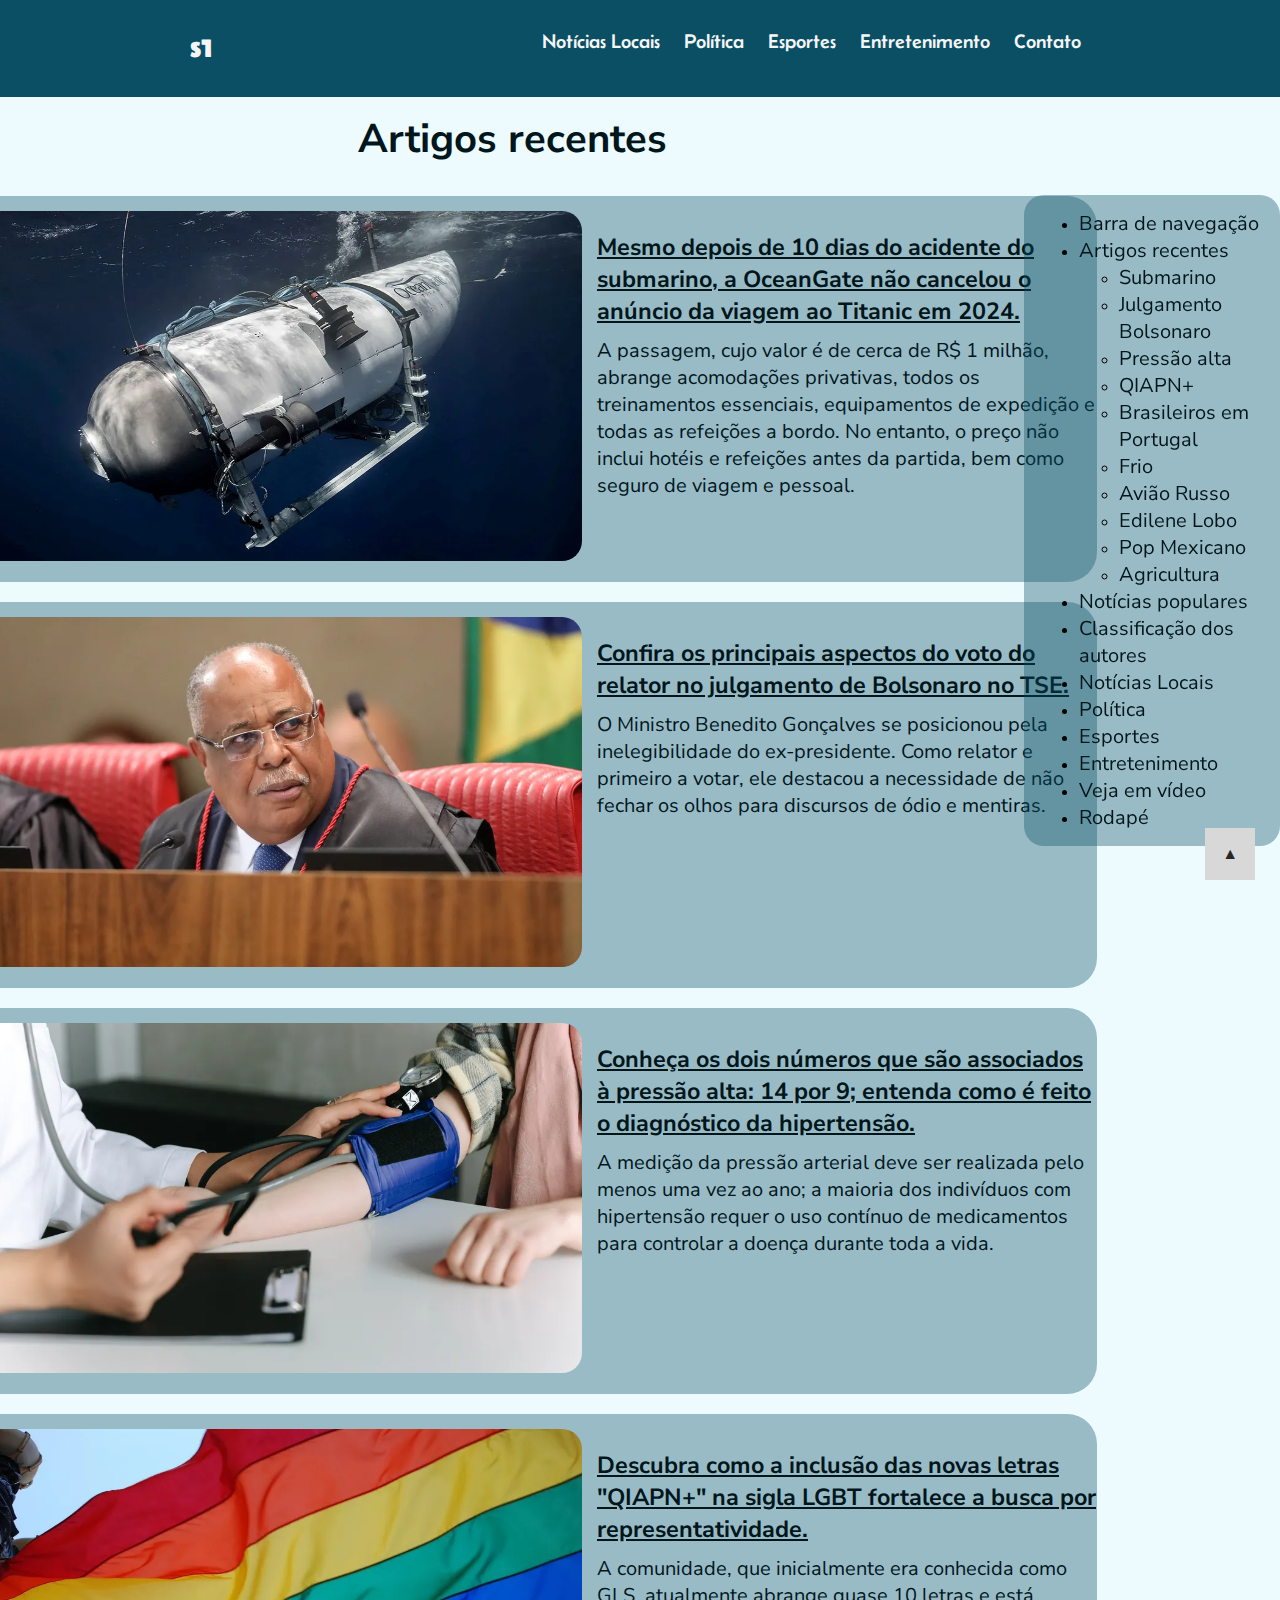
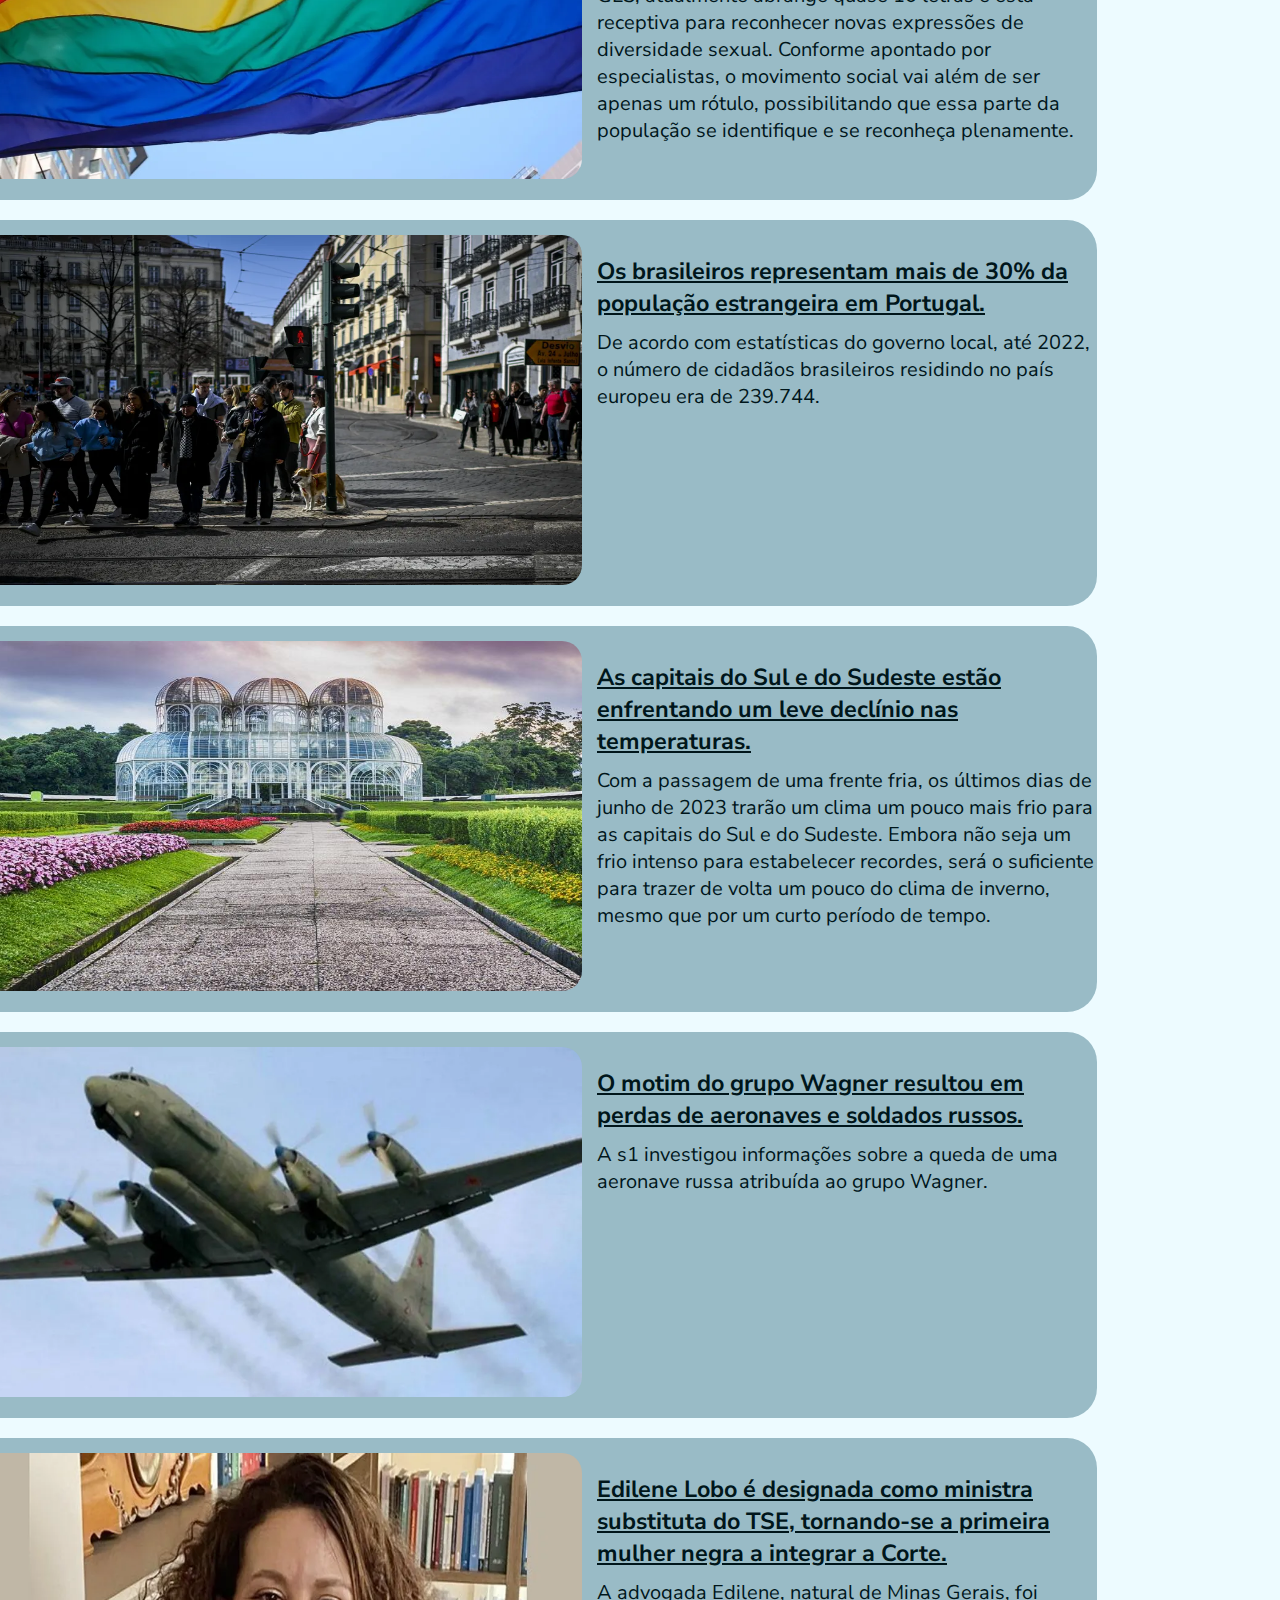
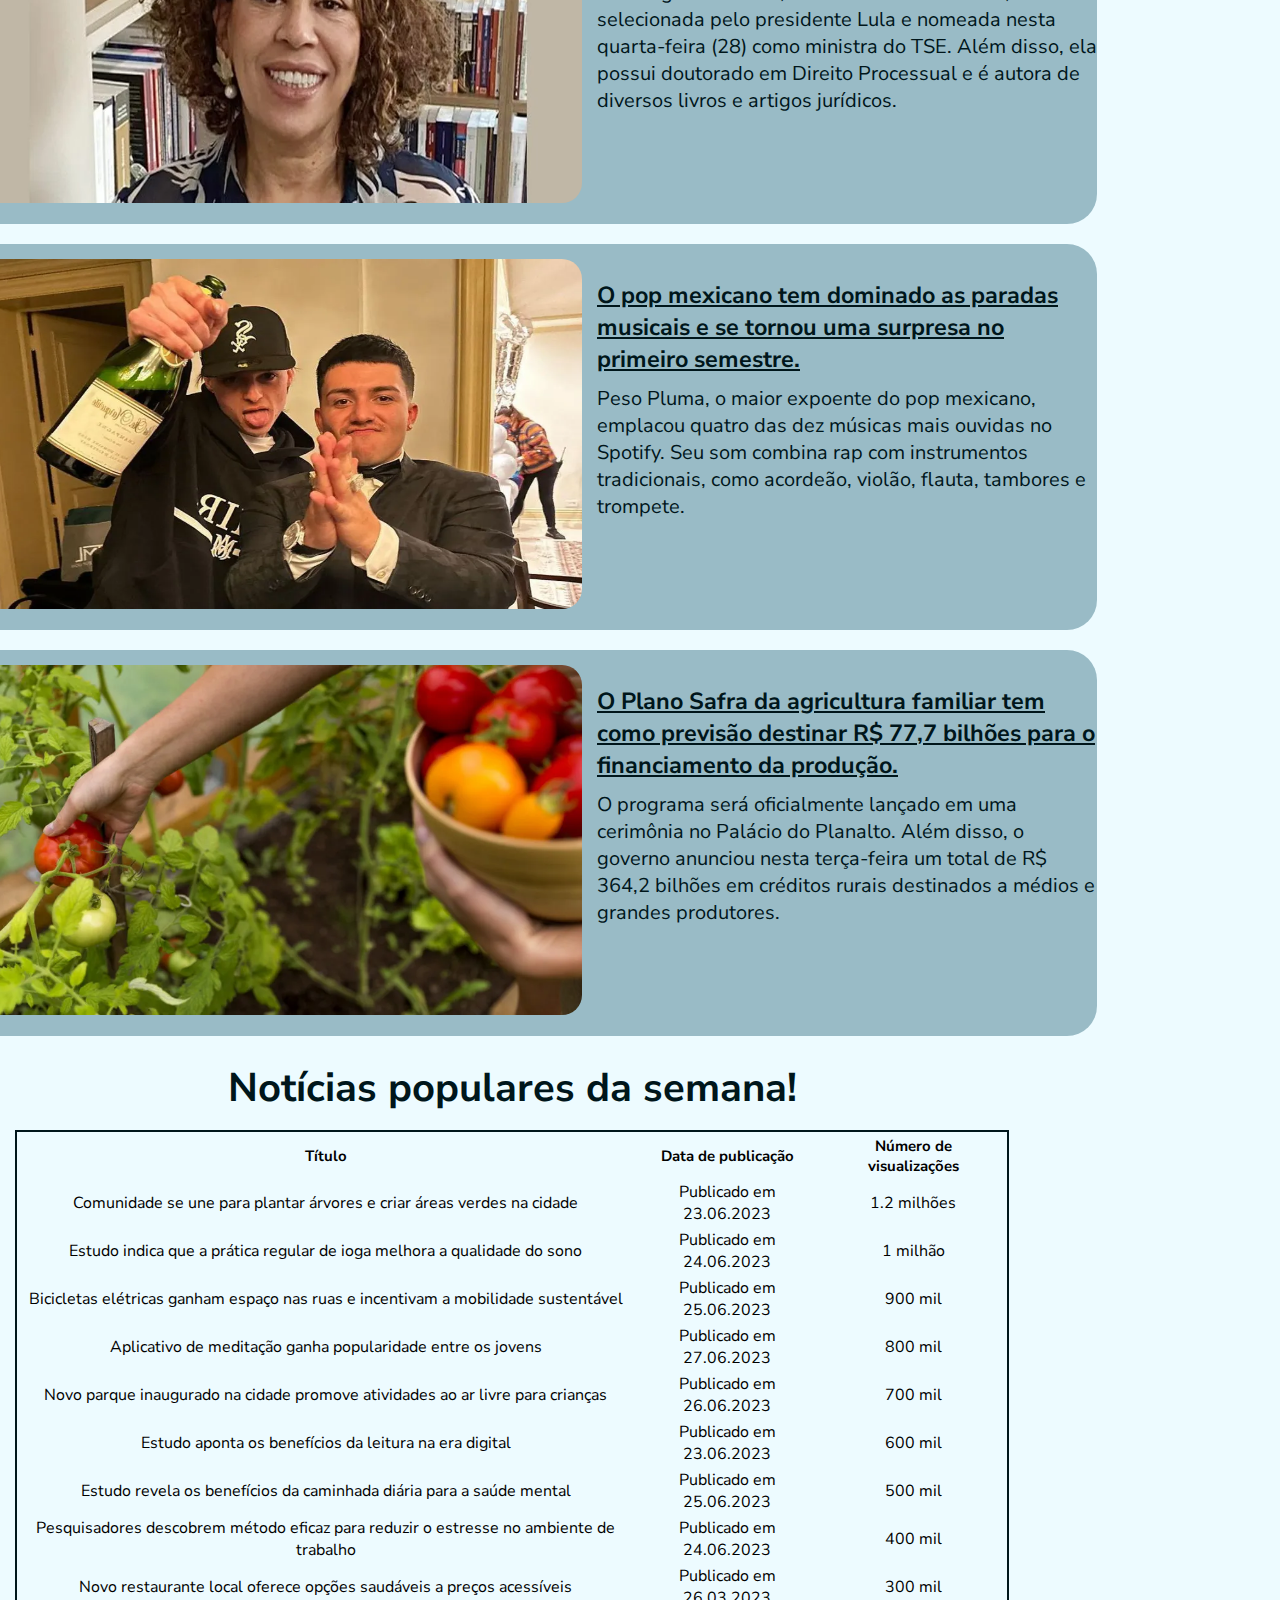
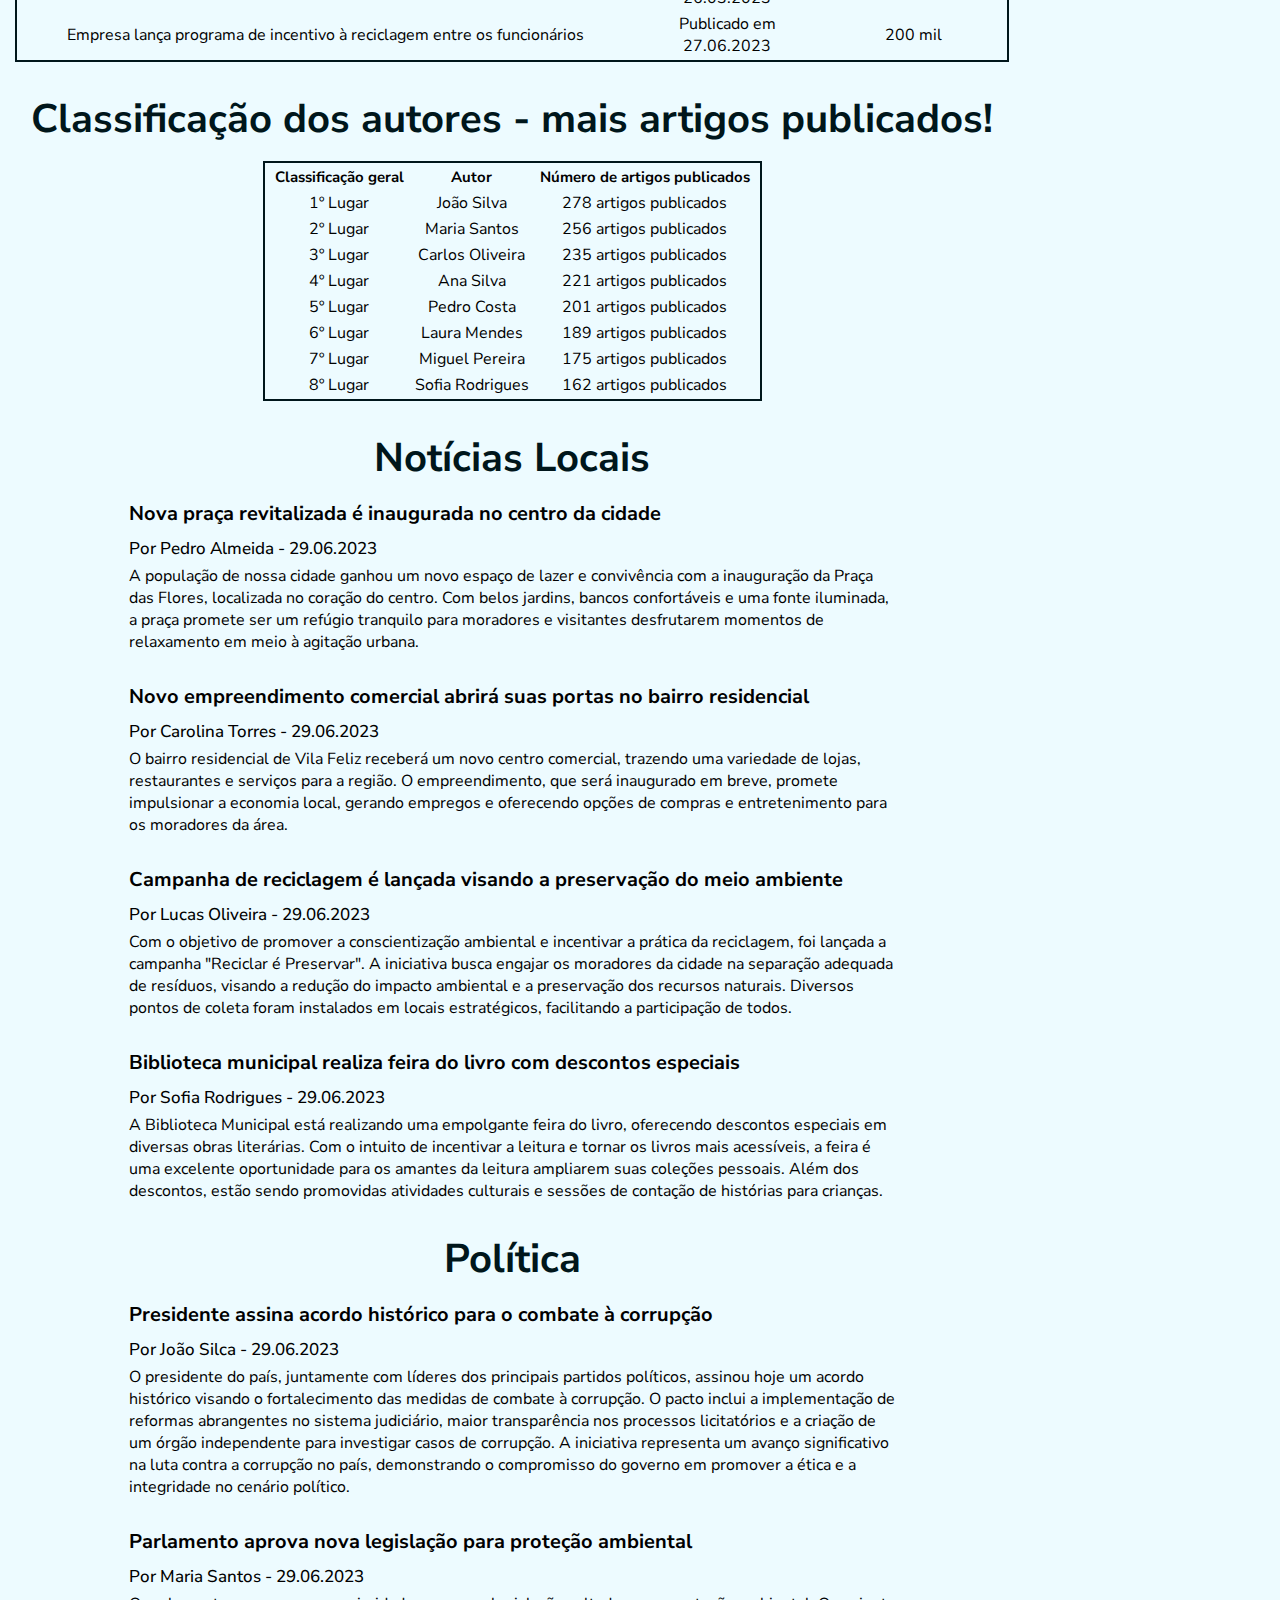
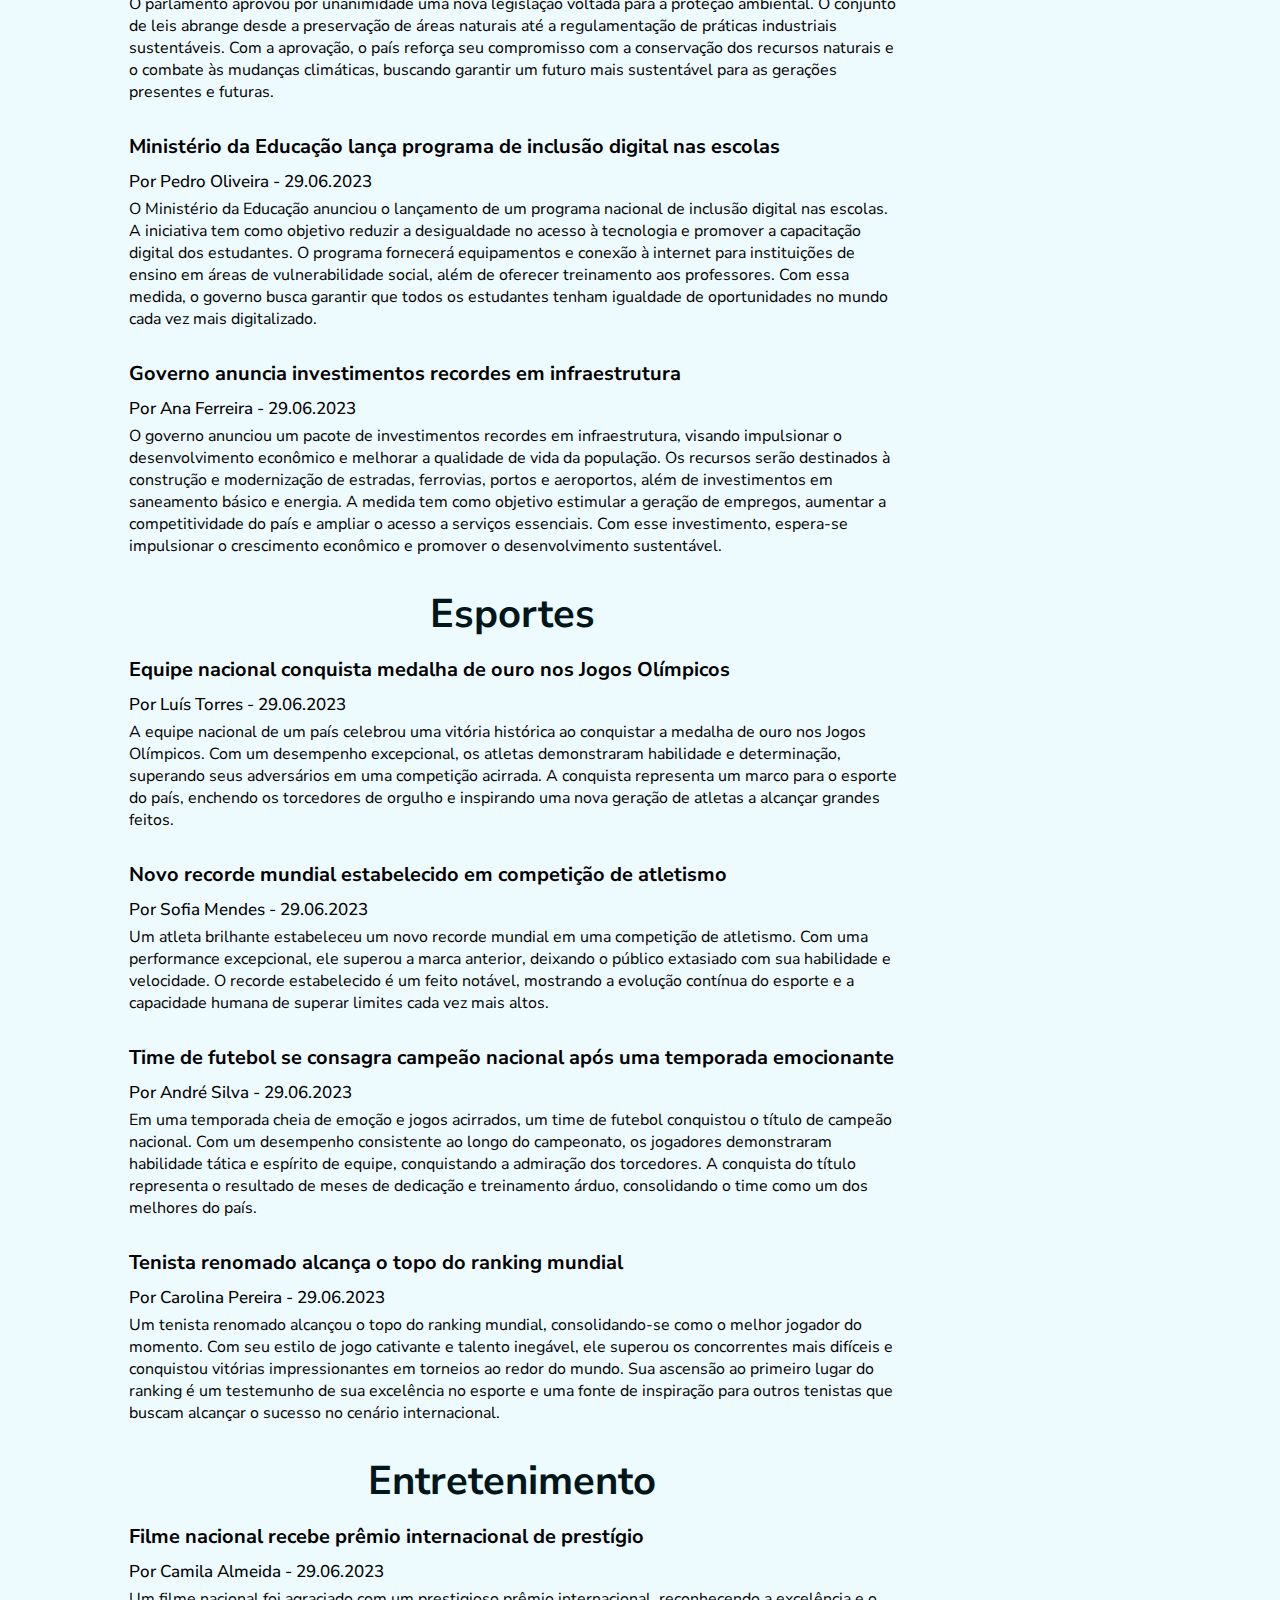
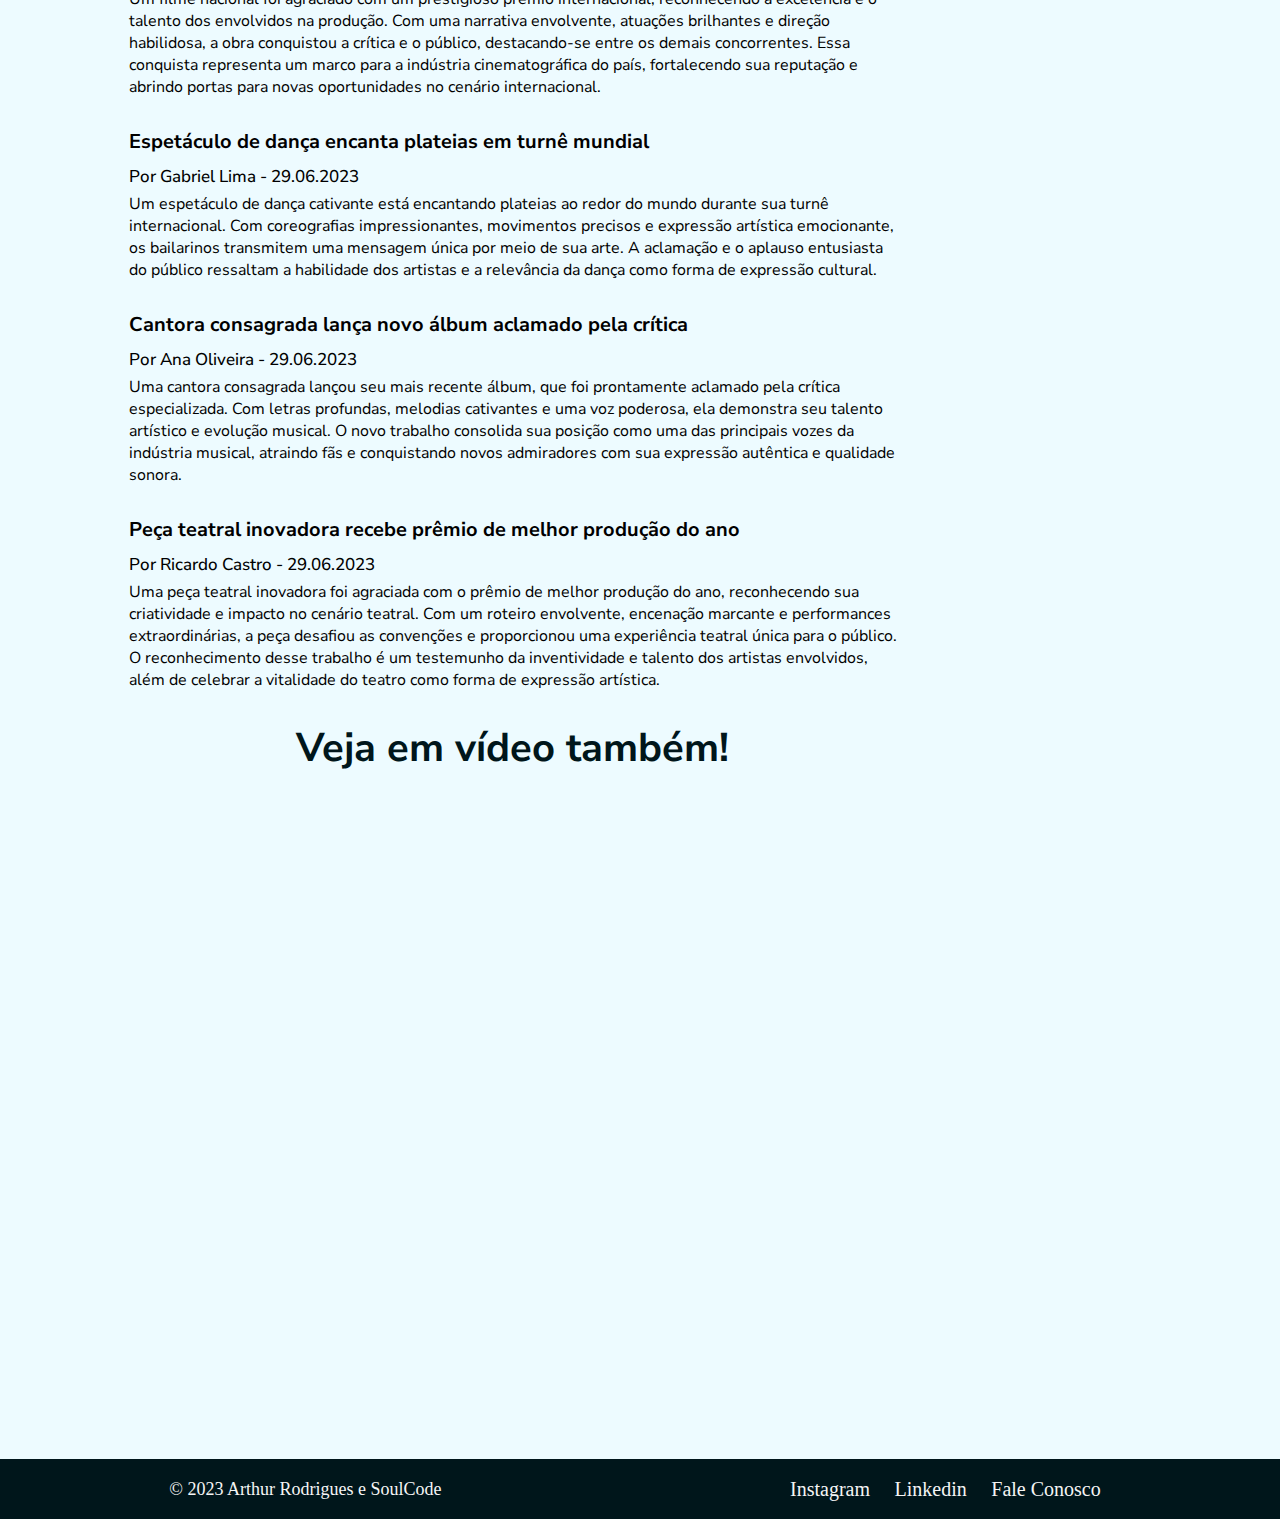
<file: index.html>
<!DOCTYPE html>
<html lang="pt-BR">
  <head>
    <!-- impotação de fontes pelo google -->
    <link rel="preconnect" href="https://fonts.googleapis.com" />
    <link rel="preconnect" href="https://fonts.gstatic.com" crossorigin />
    <link
      href="https://fonts.googleapis.com/css2?family=Belanosima:wght@400;600;700&display=swap"
      rel="stylesheet"
    />
    <link rel="preconnect" href="https://fonts.googleapis.com" />
    <link rel="preconnect" href="https://fonts.gstatic.com" crossorigin />
    <link
      href="https://fonts.googleapis.com/css2?family=Belanosima:wght@400;600;700&family=Nunito+Sans:opsz,wght@6..12,400;6..12,500;6..12,600;6..12,700;6..12,800;6..12,900&display=swap"
      rel="stylesheet"
    />
    <meta charset="UTF-8" />
    <meta name="viewport" content="width=device-width, initial-scale=1.0" />
    <meta name="og:title" content="s1" />
    <meta name="og:site_name" content="s1 - portal de notícias" />
    <meta name="og:type" content="website" />
    <meta
      name="og:url"
      content="https://arthurrgsampaio.github.io/Deploy-ProjetoAvaliativo1/"
    />
    <meta name="og:image" content="images/og/open-graph-img.png" />
    <meta name="og:image:type" content="image/png" />
    <meta property="og:image:width" content="1280" />
    <meta property="og:image:height" content="640" />
    <meta name="og:locale" content="pt_BR" />
    <meta name="og:description" content="O portal de notícias da SoulCode" />
    <!-- css -->
    <link rel="stylesheet" href="./style/style.css" />
    <!-- favicon -->
    <link rel="shortcut icon" href="./images/favicon.ico" type="image/x-icon" />
    <title>s1 - O portal de notícias da SoulCode</title>
  </head>

  <body>
    <header>
      <nav id="navHeader">
        <!-- logo clicável -->
        <a href="#top" id="logoAnchor">
          <p id="logo">s1</p>
        </a>

        <!-- links do nav -->
        <div id="navLinks">
          <a href="#localNews" class="links">Notícias Locais</a>
          <a href="#politics" class="links">Política</a>
          <a href="#sports" class="links">Esportes</a>
          <a href="#entertainment" class="links">Entretenimento</a>
          <a href="./pages/contato/contato.html" class="links">Contato</a>
        </div>
      </nav>
    </header>

    <main id="top">
      <div id="left">
        <section>
          <h2 class="lpTitles">Artigos recentes</h2>
          <!-- listagem dos artigos -->
          <ul id="principal">
            <article class="articlesItens" id="submarino">
              <li class="listItens">
                <a href="./pages/artigos/submarino.html">
                  <img
                    src="./images/submarinoTitan.webp"
                    alt="submarino titan"
                    class="imgs"
                  />
                </a>
                <div class="text">
                  <a href="./pages/artigos/submarino.html">
                    <h3>
                      Mesmo depois de 10 dias do acidente do submarino, a
                      OceanGate não cancelou o anúncio da viagem ao Titanic em
                      2024.
                    </h3>
                  </a>
                  <p>
                    A passagem, cujo valor é de cerca de R$ 1 milhão, abrange
                    acomodações privativas, todos os treinamentos essenciais,
                    equipamentos de expedição e todas as refeições a bordo. No
                    entanto, o preço não inclui hotéis e refeições antes da
                    partida, bem como seguro de viagem e pessoal.
                  </p>
                </div>
              </li>
            </article>
            <article class="articlesItens" id="julgamento">
              <li class="listItens">
                <a href="./pages/artigos/julgamentoBolso.html">
                  <img
                    src="./images/tse.webp"
                    alt="foto do Ministro Benedito Gonçalves"
                    class="imgs"
                  />
                </a>
                <div class="text">
                  <a href="./pages/artigos/julgamentoBolso.html">
                    <h3>
                      Confira os principais aspectos do voto do relator no
                      julgamento de Bolsonaro no TSE.
                    </h3>
                  </a>
                  <p>
                    O Ministro Benedito Gonçalves se posicionou pela
                    inelegibilidade do ex-presidente. Como relator e primeiro a
                    votar, ele destacou a necessidade de não fechar os olhos
                    para discursos de ódio e mentiras.
                  </p>
                </div>
              </li>
            </article>
            <article class="articlesItens" id="pressao">
              <li class="listItens">
                <a href="./pages/artigos/pressao.html">
                  <img
                    src="./images/pressão.webp"
                    alt="pessoa medindo a pressão de outra"
                    class="imgs"
                  />
                </a>
                <div class="text">
                  <a href="./pages/artigos/pressao.html">
                    <h3>
                      Conheça os dois números que são associados à pressão alta:
                      14 por 9; entenda como é feito o diagnóstico da
                      hipertensão.
                    </h3>
                  </a>
                  <p>
                    A medição da pressão arterial deve ser realizada pelo menos
                    uma vez ao ano; a maioria dos indivíduos com hipertensão
                    requer o uso contínuo de medicamentos para controlar a
                    doença durante toda a vida.
                  </p>
                </div>
              </li>
            </article>
            <article class="articlesItens" id="qiapn">
              <li class="listItens">
                <a href="./pages/artigos/qiapn.html">
                  <img
                    src="./images/qiapn+.webp"
                    alt="bandeira do orgulho lgbtqia+"
                    class="imgs"
                  />
                </a>
                <div class="text">
                  <a href="./pages/artigos/qiapn.html">
                    <h3>
                      Descubra como a inclusão das novas letras "QIAPN+" na
                      sigla LGBT fortalece a busca por representatividade.
                    </h3>
                  </a>
                  <p>
                    A comunidade, que inicialmente era conhecida como GLS,
                    atualmente abrange quase 10 letras e está receptiva para
                    reconhecer novas expressões de diversidade sexual. Conforme
                    apontado por especialistas, o movimento social vai além de
                    ser apenas um rótulo, possibilitando que essa parte da
                    população se identifique e se reconheça plenamente.
                  </p>
                </div>
              </li>
            </article>
            <article class="articlesItens" id="portugal">
              <li class="listItens">
                <a href="./pages/artigos/portugal.html">
                  <img
                    src="./images/portugal.webp"
                    alt="pessoas esperando para atravessar a rua"
                    class="imgs"
                  />
                </a>
                <div class="text">
                  <a href="./pages/artigos/portugal.html">
                    <h3>
                      Os brasileiros representam mais de 30% da população
                      estrangeira em Portugal.
                    </h3>
                  </a>
                  <p>
                    De acordo com estatísticas do governo local, até 2022, o
                    número de cidadãos brasileiros residindo no país europeu era
                    de 239.744.
                  </p>
                </div>
              </li>
            </article>
            <article class="articlesItens" id="frio">
              <li class="listItens">
                <a href="./pages/artigos/frio.html">
                  <img
                    src="./images/frio.jpg"
                    alt="foto da ópera de arame, em curitiba"
                    class="imgs"
                  />
                </a>
                <div class="text">
                  <a href="./pages/artigos/frio.html">
                    <h3>
                      As capitais do Sul e do Sudeste estão enfrentando um leve
                      declínio nas temperaturas.
                    </h3>
                  </a>
                  <p>
                    Com a passagem de uma frente fria, os últimos dias de junho
                    de 2023 trarão um clima um pouco mais frio para as capitais
                    do Sul e do Sudeste. Embora não seja um frio intenso para
                    estabelecer recordes, será o suficiente para trazer de volta
                    um pouco do clima de inverno, mesmo que por um curto período
                    de tempo.
                  </p>
                </div>
              </li>
            </article>
            <article class="articlesItens" id="aviao">
              <li class="listItens">
                <a href="./pages/artigos/aviao.html">
                  <img
                    src="./images/russia.webp"
                    alt="foto de um avião russo"
                    class="imgs"
                  />
                </a>
                <div class="text">
                  <a href="./pages/artigos/aviao.html">
                    <h3>
                      O motim do grupo Wagner resultou em perdas de aeronaves e
                      soldados russos.
                    </h3>
                  </a>
                  <p>
                    A s1 investigou informações sobre a queda de uma aeronave
                    russa atribuída ao grupo Wagner.
                  </p>
                </div>
              </li>
            </article>
            <article class="articlesItens" id="edilene">
              <li class="listItens">
                <a href="./pages/artigos/edilene.html">
                  <img
                    src="./images/tseEdilene.webp"
                    alt="foto de Edilene Lobo"
                    class="imgs"
                  />
                </a>
                <div class="text">
                  <a href="./pages/artigos/edilene.html">
                    <h3>
                      Edilene Lobo é designada como ministra substituta do TSE,
                      tornando-se a primeira mulher negra a integrar a Corte.
                    </h3>
                  </a>
                  <p>
                    A advogada Edilene, natural de Minas Gerais, foi selecionada
                    pelo presidente Lula e nomeada nesta quarta-feira (28) como
                    ministra do TSE. Além disso, ela possui doutorado em Direito
                    Processual e é autora de diversos livros e artigos
                    jurídicos.
                  </p>
                </div>
              </li>
            </article>
            <article class="articlesItens" id="popMexicano">
              <li class="listItens">
                <a href="./pages/artigos/popMexicano.html">
                  <img
                    src="./images/popmexicano.webp"
                    alt="cantores mexicanos"
                    class="imgs"
                  />
                </a>
                <div class="text">
                  <a href="./pages/artigos/popMexicano.html">
                    <h3>
                      O pop mexicano tem dominado as paradas musicais e se
                      tornou uma surpresa no primeiro semestre.
                    </h3>
                  </a>
                  <p>
                    Peso Pluma, o maior expoente do pop mexicano, emplacou
                    quatro das dez músicas mais ouvidas no Spotify. Seu som
                    combina rap com instrumentos tradicionais, como acordeão,
                    violão, flauta, tambores e trompete.
                  </p>
                </div>
              </li>
            </article>
            <article class="articlesItens" id="agricultura">
              <li class="listItens">
                <a href="./pages/artigos/agricultura.html">
                  <img
                    src="./images/programa-de-seguranca-alimentar.webp"
                    alt="pessoa colhendo tomates"
                    class="imgs"
                  />
                </a>
                <div class="text">
                  <a href="./pages/artigos/agricultura.html">
                    <h3>
                      O Plano Safra da agricultura familiar tem como previsão
                      destinar R$ 77,7 bilhões para o financiamento da produção.
                    </h3>
                  </a>
                  <p>
                    O programa será oficialmente lançado em uma cerimônia no
                    Palácio do Planalto. Além disso, o governo anunciou nesta
                    terça-feira um total de R$ 364,2 bilhões em créditos rurais
                    destinados a médios e grandes produtores.
                  </p>
                </div>
              </li>
            </article>
          </ul>
        </section>

        <!-- tabela de notícias populares -->
        <section id="populares">
          <h2 class="lpTitles">Notícias populares da semana!</h2>
          <table class="tabela">
            <thead>
              <tr class="tableRow">
                <th class="tableHead">Título</th>
                <th class="tableHead">Data de publicação</th>
                <th class="tableHead">Número de visualizações</th>
              </tr>
            </thead>
            <tbody>
              <tr class="tableRow">
                <td class="tableData">
                  Comunidade se une para plantar árvores e criar áreas verdes na
                  cidade
                </td>
                <td class="tableData">Publicado em 23.06.2023</td>
                <td class="tableData">1.2 milhões</td>
              </tr>
              <tr class="tableRow">
                <td class="tableData">
                  Estudo indica que a prática regular de ioga melhora a
                  qualidade do sono
                </td>
                <td class="tableData">Publicado em 24.06.2023</td>
                <td class="tableData">1 milhão</td>
              </tr>
              <tr class="tableRow">
                <td class="tableData">
                  Bicicletas elétricas ganham espaço nas ruas e incentivam a
                  mobilidade sustentável
                </td>
                <td class="tableData">Publicado em 25.06.2023</td>
                <td class="tableData">900 mil</td>
              </tr>
              <tr class="tableRow">
                <td class="tableData">
                  Aplicativo de meditação ganha popularidade entre os jovens
                </td>
                <td class="tableData">Publicado em 27.06.2023</td>
                <td class="tableData">800 mil</td>
              </tr>
              <tr class="tableRow">
                <td class="tableData">
                  Novo parque inaugurado na cidade promove atividades ao ar
                  livre para crianças
                </td>
                <td class="tableData">Publicado em 26.06.2023</td>
                <td class="tableData">700 mil</td>
              </tr>
              <tr class="tableRow">
                <td class="tableData">
                  Estudo aponta os benefícios da leitura na era digital
                </td>
                <td class="tableData">Publicado em 23.06.2023</td>
                <td class="tableData">600 mil</td>
              </tr>
              <tr class="tableRow">
                <td class="tableData">
                  Estudo revela os benefícios da caminhada diária para a saúde
                  mental
                </td>
                <td class="tableData">Publicado em 25.06.2023</td>
                <td class="tableData">500 mil</td>
              </tr>
              <tr class="tableRow">
                <td class="tableData">
                  Pesquisadores descobrem método eficaz para reduzir o estresse
                  no ambiente de trabalho
                </td>
                <td class="tableData">Publicado em 24.06.2023</td>
                <td class="tableData">400 mil</td>
              </tr>
              <tr class="tableRow">
                <td class="tableData">
                  Novo restaurante local oferece opções saudáveis a preços
                  acessíveis
                </td>
                <td class="tableData">Publicado em 26.03.2023</td>
                <td class="tableData">300 mil</td>
              </tr>
              <tr class="tableRow">
                <td class="tableData">
                  Empresa lança programa de incentivo à reciclagem entre os
                  funcionários
                </td>
                <td class="tableData">Publicado em 27.06.2023</td>
                <td class="tableData">200 mil</td>
              </tr>
            </tbody>
          </table>
        </section>
        <!-- tabela de classificação dos autores -->
        <section id="classification">
          <h2 class="lpTitles">
            Classificação dos autores - mais artigos publicados!
          </h2>
          <table class="tabela">
            <thead>
              <tr>
                <th>Classificação geral</th>
                <th>Autor</th>
                <th>Número de artigos publicados</th>
              </tr>
            </thead>
            <tbody>
              <tr>
                <td>1º Lugar</td>
                <td>João Silva</td>
                <td>278 artigos publicados</td>
              </tr>
              <tr>
                <td>2º Lugar</td>
                <td>Maria Santos</td>
                <td>256 artigos publicados</td>
              </tr>
              <tr>
                <td>3º Lugar</td>
                <td>Carlos Oliveira</td>
                <td>235 artigos publicados</td>
              </tr>
              <tr>
                <td>4º Lugar</td>
                <td>Ana Silva</td>
                <td>221 artigos publicados</td>
              </tr>
              <tr>
                <td>5º Lugar</td>
                <td>Pedro Costa</td>
                <td>201 artigos publicados</td>
              </tr>
              <tr>
                <td>6º Lugar</td>
                <td>Laura Mendes</td>
                <td>189 artigos publicados</td>
              </tr>
              <tr>
                <td>7º Lugar</td>
                <td>Miguel Pereira</td>
                <td>175 artigos publicados</td>
              </tr>
              <tr>
                <td>8º Lugar</td>
                <td>Sofia Rodrigues</td>
                <td>162 artigos publicados</td>
              </tr>
            </tbody>
          </table>
        </section>

        <!-- notícias locais -->
        <section id="localNews">
          <h2 class="lpTitles">Notícias Locais</h2>
          <div class="newsSpace">
            <p class="blankSpace">&nbsp;</p>
            <!-- "nav news body" (notícias que estarão ligadas ao navbar) -->
            <div class="textSpace">
              <div class="NNBody">
                <article class="noticia">
                  <p class="NNTitle">
                    Nova praça revitalizada é inaugurada no centro da cidade
                  </p>
                  <p class="authorData">Por Pedro Almeida - 29.06.2023</p>
                  <p class="NNText">
                    A população de nossa cidade ganhou um novo espaço de lazer e
                    convivência com a inauguração da Praça das Flores,
                    localizada no coração do centro. Com belos jardins, bancos
                    confortáveis e uma fonte iluminada, a praça promete ser um
                    refúgio tranquilo para moradores e visitantes desfrutarem
                    momentos de relaxamento em meio à agitação urbana.
                  </p>
                </article>
                <article class="noticia">
                  <p class="NNTitle">
                    Novo empreendimento comercial abrirá suas portas no bairro
                    residencial
                  </p>
                  <p class="authorData">Por Carolina Torres - 29.06.2023</p>
                  <p class="NNText">
                    O bairro residencial de Vila Feliz receberá um novo centro
                    comercial, trazendo uma variedade de lojas, restaurantes e
                    serviços para a região. O empreendimento, que será
                    inaugurado em breve, promete impulsionar a economia local,
                    gerando empregos e oferecendo opções de compras e
                    entretenimento para os moradores da área.
                  </p>
                </article>
                <article class="noticia">
                  <p class="NNTitle">
                    Campanha de reciclagem é lançada visando a preservação do
                    meio ambiente
                  </p>
                  <p class="authorData">Por Lucas Oliveira - 29.06.2023</p>
                  <p class="NNText">
                    Com o objetivo de promover a conscientização ambiental e
                    incentivar a prática da reciclagem, foi lançada a campanha
                    "Reciclar é Preservar". A iniciativa busca engajar os
                    moradores da cidade na separação adequada de resíduos,
                    visando a redução do impacto ambiental e a preservação dos
                    recursos naturais. Diversos pontos de coleta foram
                    instalados em locais estratégicos, facilitando a
                    participação de todos.
                  </p>
                </article>
                <article class="noticia">
                  <p class="NNTitle">
                    Biblioteca municipal realiza feira do livro com descontos
                    especiais
                  </p>
                  <p class="authorData">Por Sofia Rodrigues - 29.06.2023</p>
                  <p class="NNText">
                    A Biblioteca Municipal está realizando uma empolgante feira
                    do livro, oferecendo descontos especiais em diversas obras
                    literárias. Com o intuito de incentivar a leitura e tornar
                    os livros mais acessíveis, a feira é uma excelente
                    oportunidade para os amantes da leitura ampliarem suas
                    coleções pessoais. Além dos descontos, estão sendo
                    promovidas atividades culturais e sessões de contação de
                    histórias para crianças.
                  </p>
                </article>
              </div>
            </div>
          </div>
        </section>

        <!-- Política -->
        <section id="politics">
          <h2 class="lpTitles">Política</h2>
          <div class="newsSpace">
            <p class="blankSpace">&nbsp;</p>
            <div class="textSpace">
              <div class="NNBody">
                <article class="noticia">
                  <p class="NNTitle">
                    Presidente assina acordo histórico para o combate à
                    corrupção
                  </p>
                  <p class="authorData">Por João Silca - 29.06.2023</p>
                  <p class="NNText">
                    O presidente do país, juntamente com líderes dos principais
                    partidos políticos, assinou hoje um acordo histórico visando
                    o fortalecimento das medidas de combate à corrupção. O pacto
                    inclui a implementação de reformas abrangentes no sistema
                    judiciário, maior transparência nos processos licitatórios e
                    a criação de um órgão independente para investigar casos de
                    corrupção. A iniciativa representa um avanço significativo
                    na luta contra a corrupção no país, demonstrando o
                    compromisso do governo em promover a ética e a integridade
                    no cenário político.
                  </p>
                </article>
                <article class="noticia">
                  <p class="NNTitle">
                    Parlamento aprova nova legislação para proteção ambiental
                  </p>
                  <p class="authorData">Por Maria Santos - 29.06.2023</p>
                  <p class="NNText">
                    O parlamento aprovou por unanimidade uma nova legislação
                    voltada para a proteção ambiental. O conjunto de leis
                    abrange desde a preservação de áreas naturais até a
                    regulamentação de práticas industriais sustentáveis. Com a
                    aprovação, o país reforça seu compromisso com a conservação
                    dos recursos naturais e o combate às mudanças climáticas,
                    buscando garantir um futuro mais sustentável para as
                    gerações presentes e futuras.
                  </p>
                </article>
                <article class="noticia">
                  <p class="NNTitle">
                    Ministério da Educação lança programa de inclusão digital
                    nas escolas
                  </p>
                  <p class="authorData">Por Pedro Oliveira - 29.06.2023</p>
                  <p class="NNText">
                    O Ministério da Educação anunciou o lançamento de um
                    programa nacional de inclusão digital nas escolas. A
                    iniciativa tem como objetivo reduzir a desigualdade no
                    acesso à tecnologia e promover a capacitação digital dos
                    estudantes. O programa fornecerá equipamentos e conexão à
                    internet para instituições de ensino em áreas de
                    vulnerabilidade social, além de oferecer treinamento aos
                    professores. Com essa medida, o governo busca garantir que
                    todos os estudantes tenham igualdade de oportunidades no
                    mundo cada vez mais digitalizado.
                  </p>
                </article>
                <article class="noticia">
                  <p class="NNTitle">
                    Governo anuncia investimentos recordes em infraestrutura
                  </p>
                  <p class="authorData">Por Ana Ferreira - 29.06.2023</p>
                  <p class="NNText">
                    O governo anunciou um pacote de investimentos recordes em
                    infraestrutura, visando impulsionar o desenvolvimento
                    econômico e melhorar a qualidade de vida da população. Os
                    recursos serão destinados à construção e modernização de
                    estradas, ferrovias, portos e aeroportos, além de
                    investimentos em saneamento básico e energia. A medida tem
                    como objetivo estimular a geração de empregos, aumentar a
                    competitividade do país e ampliar o acesso a serviços
                    essenciais. Com esse investimento, espera-se impulsionar o
                    crescimento econômico e promover o desenvolvimento
                    sustentável.
                  </p>
                </article>
              </div>
            </div>
          </div>
        </section>

        <!-- esportes -->
        <section id="sports">
          <h2 class="lpTitles">Esportes</h2>
          <div class="newsSpace">
            <p class="blankSpace">&nbsp;</p>
            <div class="textSpace">
              <div class="NNBody">
                <article class="noticia">
                  <p class="NNTitle">
                    Equipe nacional conquista medalha de ouro nos Jogos
                    Olímpicos
                  </p>
                  <p class="authorData">Por Luís Torres - 29.06.2023</p>
                  <p class="NNText">
                    A equipe nacional de um país celebrou uma vitória histórica
                    ao conquistar a medalha de ouro nos Jogos Olímpicos. Com um
                    desempenho excepcional, os atletas demonstraram habilidade e
                    determinação, superando seus adversários em uma competição
                    acirrada. A conquista representa um marco para o esporte do
                    país, enchendo os torcedores de orgulho e inspirando uma
                    nova geração de atletas a alcançar grandes feitos.
                  </p>
                </article>
                <article class="noticia">
                  <p class="NNTitle">
                    Novo recorde mundial estabelecido em competição de atletismo
                  </p>
                  <p class="authorData">Por Sofia Mendes - 29.06.2023</p>
                  <p class="NNText">
                    Um atleta brilhante estabeleceu um novo recorde mundial em
                    uma competição de atletismo. Com uma performance
                    excepcional, ele superou a marca anterior, deixando o
                    público extasiado com sua habilidade e velocidade. O recorde
                    estabelecido é um feito notável, mostrando a evolução
                    contínua do esporte e a capacidade humana de superar limites
                    cada vez mais altos.
                  </p>
                </article>
                <article class="noticia">
                  <p class="NNTitle">
                    Time de futebol se consagra campeão nacional após uma
                    temporada emocionante
                  </p>
                  <p class="authorData">Por André Silva - 29.06.2023</p>
                  <p class="NNText">
                    Em uma temporada cheia de emoção e jogos acirrados, um time
                    de futebol conquistou o título de campeão nacional. Com um
                    desempenho consistente ao longo do campeonato, os jogadores
                    demonstraram habilidade tática e espírito de equipe,
                    conquistando a admiração dos torcedores. A conquista do
                    título representa o resultado de meses de dedicação e
                    treinamento árduo, consolidando o time como um dos melhores
                    do país.
                  </p>
                </article>
                <article class="noticia">
                  <p class="NNTitle">
                    Tenista renomado alcança o topo do ranking mundial
                  </p>
                  <p class="authorData">Por Carolina Pereira - 29.06.2023</p>
                  <p class="NNText">
                    Um tenista renomado alcançou o topo do ranking mundial,
                    consolidando-se como o melhor jogador do momento. Com seu
                    estilo de jogo cativante e talento inegável, ele superou os
                    concorrentes mais difíceis e conquistou vitórias
                    impressionantes em torneios ao redor do mundo. Sua ascensão
                    ao primeiro lugar do ranking é um testemunho de sua
                    excelência no esporte e uma fonte de inspiração para outros
                    tenistas que buscam alcançar o sucesso no cenário
                    internacional.
                  </p>
                </article>
              </div>
            </div>
          </div>
        </section>

        <!-- Entretenimento -->
        <section id="entertainment">
          <h2 class="lpTitles">Entretenimento</h2>
          <div class="newsSpace">
            <p class="blankSpace">&nbsp;</p>
            <div class="textSpace">
              <div class="NNBody">
                <article class="noticia">
                  <p class="NNTitle">
                    Filme nacional recebe prêmio internacional de prestígio
                  </p>
                  <p class="authorData">Por Camila Almeida - 29.06.2023</p>
                  <p class="NNText">
                    Um filme nacional foi agraciado com um prestigioso prêmio
                    internacional, reconhecendo a excelência e o talento dos
                    envolvidos na produção. Com uma narrativa envolvente,
                    atuações brilhantes e direção habilidosa, a obra conquistou
                    a crítica e o público, destacando-se entre os demais
                    concorrentes. Essa conquista representa um marco para a
                    indústria cinematográfica do país, fortalecendo sua
                    reputação e abrindo portas para novas oportunidades no
                    cenário internacional.
                  </p>
                </article>
                <article class="noticia">
                  <p class="NNTitle">
                    Espetáculo de dança encanta plateias em turnê mundial
                  </p>
                  <p class="authorData">Por Gabriel Lima - 29.06.2023</p>
                  <p class="NNText">
                    Um espetáculo de dança cativante está encantando plateias ao
                    redor do mundo durante sua turnê internacional. Com
                    coreografias impressionantes, movimentos precisos e
                    expressão artística emocionante, os bailarinos transmitem
                    uma mensagem única por meio de sua arte. A aclamação e o
                    aplauso entusiasta do público ressaltam a habilidade dos
                    artistas e a relevância da dança como forma de expressão
                    cultural.
                  </p>
                </article>
                <article class="noticia">
                  <p class="NNTitle">
                    Cantora consagrada lança novo álbum aclamado pela crítica
                  </p>
                  <p class="authorData">Por Ana Oliveira - 29.06.2023</p>
                  <p class="NNText">
                    Uma cantora consagrada lançou seu mais recente álbum, que
                    foi prontamente aclamado pela crítica especializada. Com
                    letras profundas, melodias cativantes e uma voz poderosa,
                    ela demonstra seu talento artístico e evolução musical. O
                    novo trabalho consolida sua posição como uma das principais
                    vozes da indústria musical, atraindo fãs e conquistando
                    novos admiradores com sua expressão autêntica e qualidade
                    sonora.
                  </p>
                </article>
                <article class="noticia">
                  <p class="NNTitle">
                    Peça teatral inovadora recebe prêmio de melhor produção do
                    ano
                  </p>
                  <p class="authorData">Por Ricardo Castro - 29.06.2023</p>
                  <p class="NNText">
                    Uma peça teatral inovadora foi agraciada com o prêmio de
                    melhor produção do ano, reconhecendo sua criatividade e
                    impacto no cenário teatral. Com um roteiro envolvente,
                    encenação marcante e performances extraordinárias, a peça
                    desafiou as convenções e proporcionou uma experiência
                    teatral única para o público. O reconhecimento desse
                    trabalho é um testemunho da inventividade e talento dos
                    artistas envolvidos, além de celebrar a vitalidade do teatro
                    como forma de expressão artística.
                  </p>
                </article>
              </div>
            </div>
          </div>
        </section>

        <!-- área de vídeos -->
        <section id="videoTab">
          <h2 class="lpTitles">Veja em vídeo também!</h2>

          <div id="videoArea">
            <div class="forConfig">
              <table>
                <tr>
                  <td>
                    <iframe
                      width="400"
                      height="315"
                      src="https://www.youtube.com/embed/T0K5Rfau9ck"
                      title="YouTube video player"
                      frameborder="0"
                      allow="accelerometer; autoplay; clipboard-write; encrypted-media; gyroscope; picture-in-picture; web-share"
                      allowfullscreen
                    ></iframe>
                  </td>
                  <td>
                    <iframe
                      width="400"
                      height="315"
                      src="https://www.youtube.com/embed/TRHdEFnmVzU"
                      title="YouTube video player"
                      frameborder="0"
                      allow="accelerometer; autoplay; clipboard-write; encrypted-media; gyroscope; picture-in-picture; web-share"
                      allowfullscreen
                    ></iframe>
                  </td>
                  <td>
                    <iframe
                      width="400"
                      height="315"
                      src="https://www.youtube.com/embed/6zLWZEI7lPM"
                      title="YouTube video player"
                      frameborder="0"
                      allow="accelerometer; autoplay; clipboard-write; encrypted-media; gyroscope; picture-in-picture; web-share"
                      allowfullscreen
                    ></iframe>
                  </td>
                </tr>
              </table>
            </div>
            <div class="forConfig">
              <table>
                <tr>
                  <td>
                    <iframe
                      width="400"
                      height="315"
                      src="https://www.youtube.com/embed/8lQeE4MLsIE"
                      title="YouTube video player"
                      frameborder="0"
                      allow="accelerometer; autoplay; clipboard-write; encrypted-media; gyroscope; picture-in-picture; web-share"
                      allowfullscreen
                    ></iframe>
                  </td>
                  <td>
                    <iframe
                      width="400"
                      height="315"
                      src="https://www.youtube.com/embed/RcQblDYuoAk"
                      title="YouTube video player"
                      frameborder="0"
                      allow="accelerometer; autoplay; clipboard-write; encrypted-media; gyroscope; picture-in-picture; web-share"
                      allowfullscreen
                    ></iframe>
                  </td>
                </tr>
              </table>
            </div>
          </div>
        </section>
      </div>

      <!-- tab de navegação dentro da página -->
      <div id="right">
        <aside id="tab">
          <div>
            <ul>
              <li>
                <a href="#navHeader" class="tabLinks">Barra de navegação</a>
              </li>
              <li><a href="#top" class="tabLinks">Artigos recentes</a></li>
              <ul>
                <li><a href="#submarino" class="tabLinks">Submarino</a></li>
                <li>
                  <a href="#julgamento" class="tabLinks"
                    >Julgamento Bolsonaro</a
                  >
                </li>
                <li><a href="#pressao" class="tabLinks">Pressão alta</a></li>
                <li><a href="#qiapn" class="tabLinks">QIAPN+</a></li>
                <li>
                  <a href="#portugal" class="tabLinks"
                    >Brasileiros em Portugal</a
                  >
                </li>
                <li><a href="#frio" class="tabLinks">Frio</a></li>
                <li><a href="#aviao" class="tabLinks">Avião Russo</a></li>
                <li><a href="#edilene" class="tabLinks">Edilene Lobo</a></li>
                <li>
                  <a href="#popMexicano" class="tabLinks">Pop Mexicano</a>
                </li>
                <li><a href="#agricultura" class="tabLinks">Agricultura</a></li>
              </ul>
              <li>
                <a href="#populares" class="tabLinks">Notícias populares</a>
              </li>
              <li>
                <a href="#classification" class="tabLinks"
                  >Classificação dos autores</a
                >
              </li>
              <li><a href="#localNews" class="tabLinks">Notícias Locais</a></li>
              <li><a href="#politics" class="tabLinks">Política</a></li>
              <li><a href="#sports" class="tabLinks">Esportes</a></li>
              <li>
                <a href="#entertainment" class="tabLinks">Entretenimento</a>
              </li>
              <li><a href="#videoTab" class="tabLinks">Veja em vídeo</a></li>
              <li><a href="#footerLinks" class="tabLinks">Rodapé</a></li>
            </ul>
          </div>
        </aside>
      </div>
    </main>

    <!-- botão para voltar ao topo da página -->
    <div id="boxSubir">
      <a href="#top" id="subir">&#9650;</a>
    </div>

    <footer>
      <div id="foot">
        <!-- copyright -->
        <p id="footerCopy">&copy; 2023 Arthur Rodrigues e SoulCode</p>

        <!-- links do footer -->
        <div id="footerLinks">
          <a
            href="https://www.instagram.com/soulcodeacademy/"
            target="_blank"
            class="links 1"
            >Instagram</a
          >
          <a
            href="https://www.linkedin.com/company/soulcodeacademy/"
            target="_blank"
            class="links 2"
            >Linkedin</a
          >
          <a href="./pages/contato/contato.html" class="links 3"
            >Fale Conosco</a
          >
        </div>
      </div>
    </footer>
  </body>
</html>
</file>
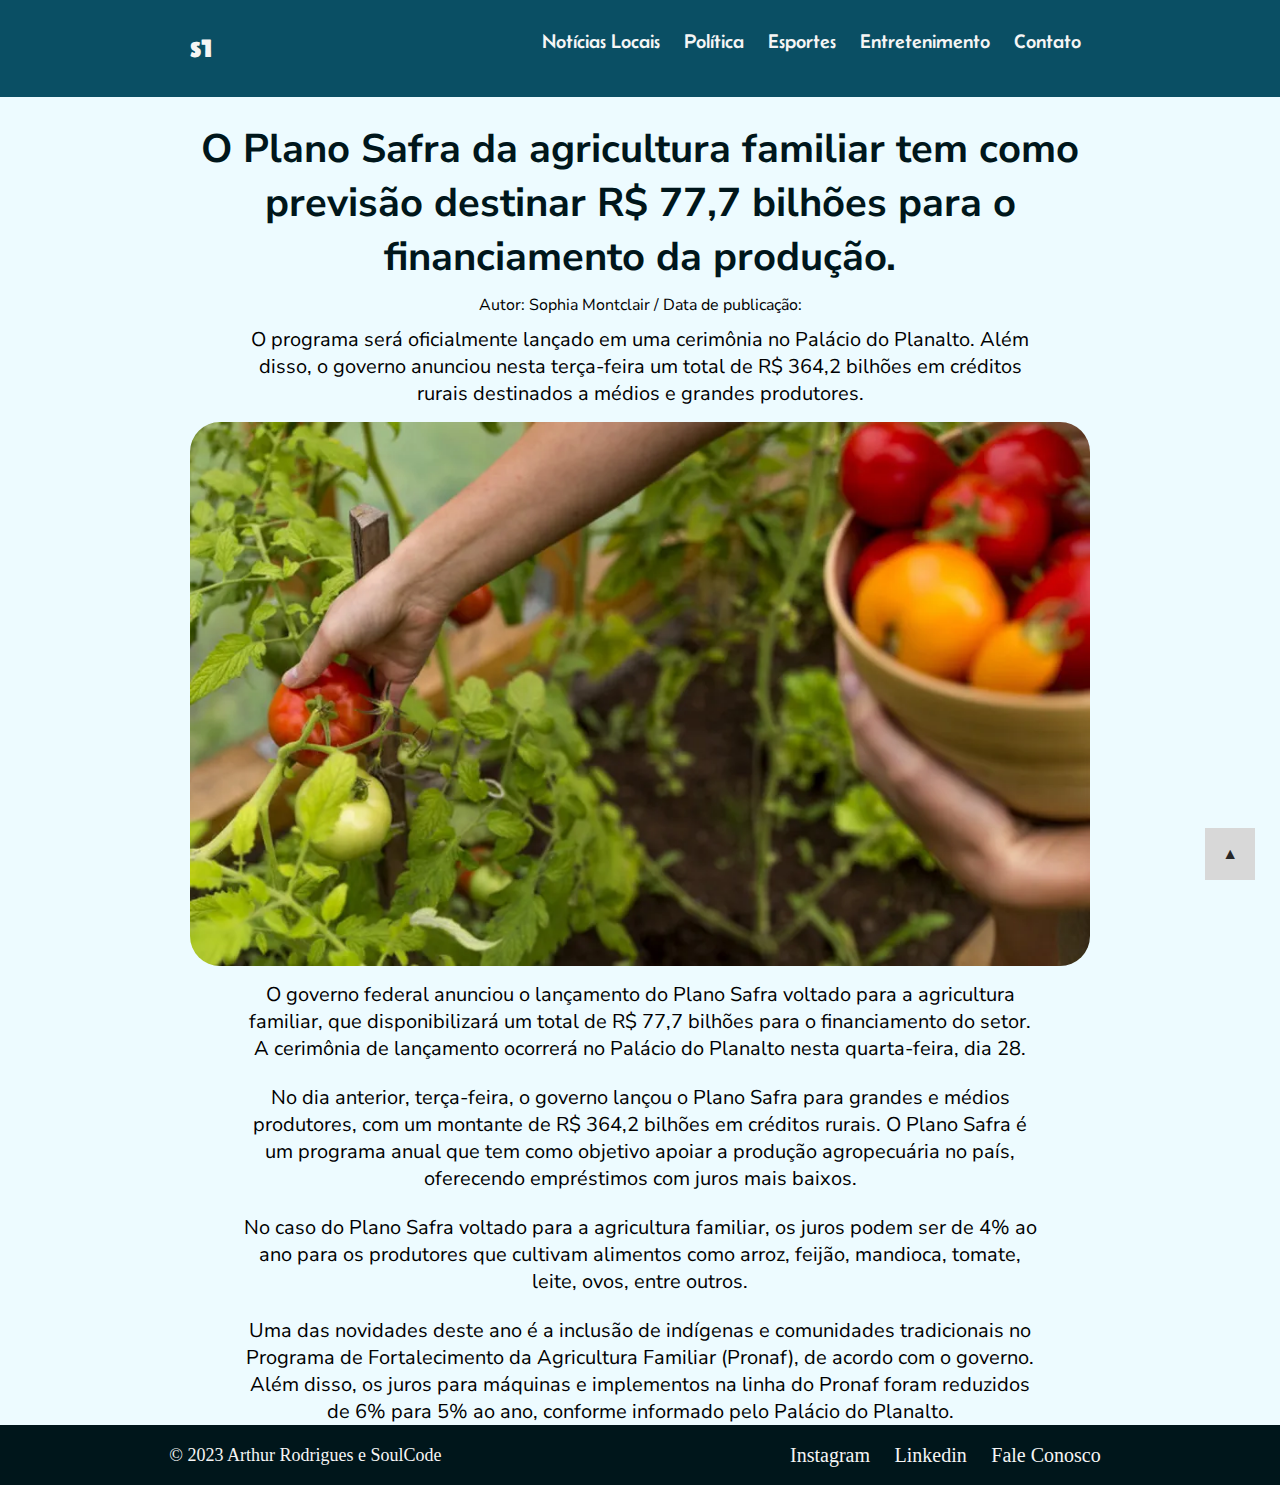
<file: pages/artigos/agricultura.html>
<!DOCTYPE html>
<html lang="pt-BR">
  <head>
    <link rel="preconnect" href="https://fonts.googleapis.com" />
    <link rel="preconnect" href="https://fonts.gstatic.com" crossorigin />
    <link
      href="https://fonts.googleapis.com/css2?family=Belanosima:wght@400;600;700&display=swap"
      rel="stylesheet"
    />
    <link rel="preconnect" href="https://fonts.googleapis.com" />
    <link rel="preconnect" href="https://fonts.gstatic.com" crossorigin />
    <link
      href="https://fonts.googleapis.com/css2?family=Belanosima:wght@400;600;700&family=Nunito+Sans:opsz,wght@6..12,400;6..12,500;6..12,600;6..12,700;6..12,800;6..12,900&display=swap"
      rel="stylesheet"
    />
    <meta charset="UTF-8" />
    <meta name="viewport" content="width=device-width, initial-scale=1.0" />
    <meta name="og:title" content="Agricultura familiar" />
    <meta name="og:site_name" content="s1" />
    <meta name="og:type" content="website" />
    <meta
      name="og:url"
      content="https://arthurrgsampaio.github.io/Deploy-ProjetoAvaliativo1/pages/artigos/agricultura.html"
    />
    <meta
      name="og:image"
      content="../../images/programa-de-seguranca-alimentar.webp"
    />
    <meta name="og:image:type" content="image/webp" />
    <meta property="og:image:width" content="1280" />
    <meta property="og:image:height" content="640" />
    <meta name="og:locale" content="pt_BR" />
    <meta
      name="og:description"
      content="77,7 bilhões de reais para financiar a produção"
    />
    <link rel="stylesheet" href="../../style/style.css" />
    <link
      rel="shortcut icon"
      href="../../images/favicon.ico"
      type="image/x-icon"
    />
    <title>s1 - O portal de notícias da SoulCode</title>
  </head>

  <body>
    <header>
      <nav id="navHeader">
        <!-- logo clicável -->
        <a href="../../index.html" id="logoAnchor">
          <p id="logo">s1</p>
        </a>

        <!-- links do nav -->
        <div id="navLinks">
          <a href="../../index.html#localNews" class="links">Notícias Locais</a>
          <a href="../../index.html#politics" class="links">Política</a>
          <a href="../../index.html#sports" class="links">Esportes</a>
          <a href="../../index.html#entertainment" class="links"
            >Entretenimento</a
          >
          <a href="../contato/contato.html" class="links">Contato</a>
        </div>
      </nav>
    </header>

    <main class="articles">
      <section class="articles">
        <h1 id="title">
          O Plano Safra da agricultura familiar tem como previsão destinar R$
          77,7 bilhões para o financiamento da produção.
        </h1>
        <p id="author">Autor: Sophia Montclair / Data de publicação:</p>
        <p class="innerText">
          O programa será oficialmente lançado em uma cerimônia no Palácio do
          Planalto. Além disso, o governo anunciou nesta terça-feira um total de
          R$ 364,2 bilhões em créditos rurais destinados a médios e grandes
          produtores.
        </p>
        <img
          src="../../images/programa-de-seguranca-alimentar.webp"
          alt="pessoa colhendo tomates"
          id="innerImg"
        />
        <p class="innerText">
          O governo federal anunciou o lançamento do Plano Safra voltado para a
          agricultura familiar, que disponibilizará um total de R$ 77,7 bilhões
          para o financiamento do setor. A cerimônia de lançamento ocorrerá no
          Palácio do Planalto nesta quarta-feira, dia 28.
        </p>
        <br />
        <p class="innerText">
          No dia anterior, terça-feira, o governo lançou o Plano Safra para
          grandes e médios produtores, com um montante de R$ 364,2 bilhões em
          créditos rurais. O Plano Safra é um programa anual que tem como
          objetivo apoiar a produção agropecuária no país, oferecendo
          empréstimos com juros mais baixos.
        </p>
        <br />
        <p class="innerText">
          No caso do Plano Safra voltado para a agricultura familiar, os juros
          podem ser de 4% ao ano para os produtores que cultivam alimentos como
          arroz, feijão, mandioca, tomate, leite, ovos, entre outros.
        </p>
        <br />
        <p class="innerText">
          Uma das novidades deste ano é a inclusão de indígenas e comunidades
          tradicionais no Programa de Fortalecimento da Agricultura Familiar
          (Pronaf), de acordo com o governo. Além disso, os juros para máquinas
          e implementos na linha do Pronaf foram reduzidos de 6% para 5% ao ano,
          conforme informado pelo Palácio do Planalto.
        </p>
      </section>
    </main>

    <!-- botão para voltar ao topo da página -->
    <div id="boxSubir">
      <a href="#top" id="subir">&#9650;</a>
    </div>

    <footer>
      <div id="foot">
        <!-- copyright -->
        <p id="footerCopy">&copy; 2023 Arthur Rodrigues e SoulCode</p>

        <!-- links do footer -->
        <div id="footerLinks">
          <a
            href="https://www.instagram.com/soulcodeacademy/"
            target="_blank"
            class="links 1"
            >Instagram</a
          >
          <a
            href="https://www.linkedin.com/company/soulcodeacademy/"
            target="_blank"
            class="links 2"
            >Linkedin</a
          >
          <a href="../contato/contato.html" class="links 3">Fale Conosco</a>
        </div>
      </div>
    </footer>
  </body>
</html>
</file>
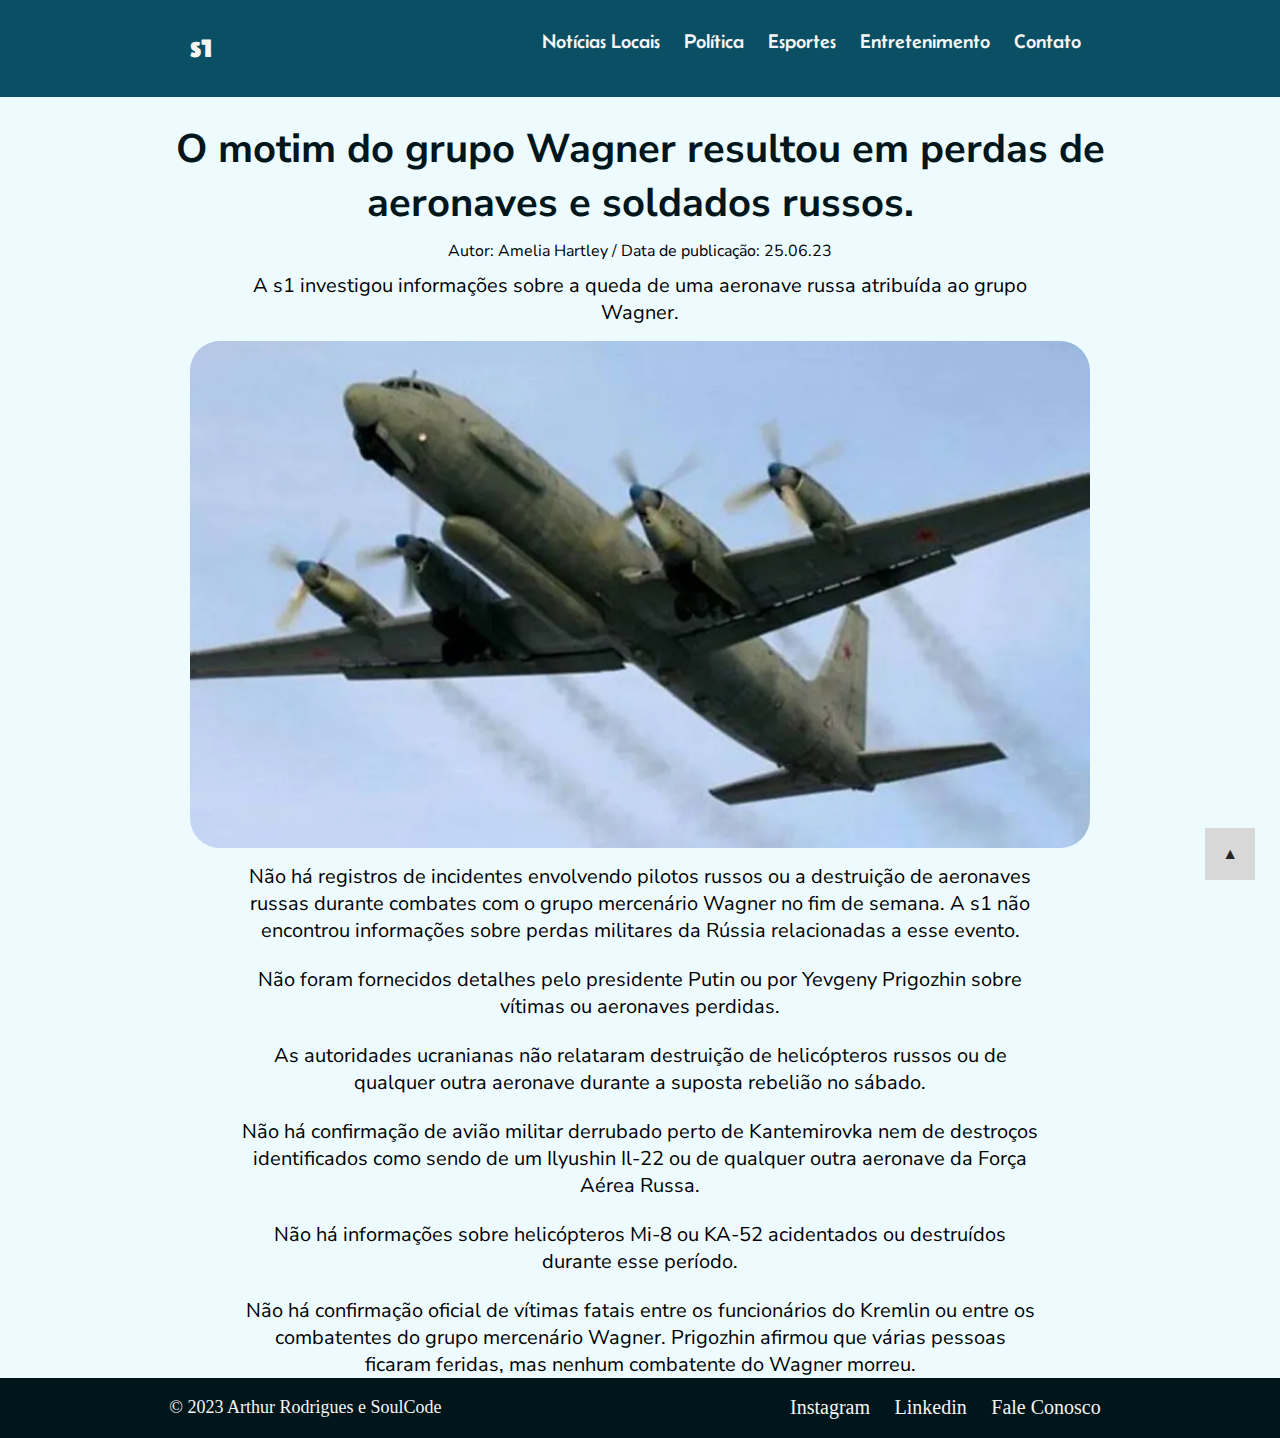
<file: pages/artigos/aviao.html>
<!DOCTYPE html>
<html lang="pt-BR">
  <head>
    <link rel="preconnect" href="https://fonts.googleapis.com" />
    <link rel="preconnect" href="https://fonts.gstatic.com" crossorigin />
    <link
      href="https://fonts.googleapis.com/css2?family=Belanosima:wght@400;600;700&display=swap"
      rel="stylesheet"
    />
    <link rel="preconnect" href="https://fonts.googleapis.com" />
    <link rel="preconnect" href="https://fonts.gstatic.com" crossorigin />
    <link
      href="https://fonts.googleapis.com/css2?family=Belanosima:wght@400;600;700&family=Nunito+Sans:opsz,wght@6..12,400;6..12,500;6..12,600;6..12,700;6..12,800;6..12,900&display=swap"
      rel="stylesheet"
    />
    <meta charset="UTF-8" />
    <meta name="viewport" content="width=device-width, initial-scale=1.0" />
    <meta name="og:title" content="Rússia" />
    <meta name="og:site_name" content="s1" />
    <meta name="og:type" content="website" />
    <meta
      name="og:url"
      content="https://arthurrgsampaio.github.io/Deploy-ProjetoAvaliativo1/pages/artigos/aviao.html"
    />
    <meta name="og:image" content="../../images/russia.webp" />
    <meta name="og:image:type" content="image/webp" />
    <meta property="og:image:width" content="1280" />
    <meta property="og:image:height" content="640" />
    <meta name="og:locale" content="pt_BR" />
    <meta name="og:description" content="A perda de aeronaves e soldados" />
    <link rel="stylesheet" href="../../style/style.css" />
    <link
      rel="shortcut icon"
      href="../../images/favicon.ico"
      type="image/x-icon"
    />
    <title>s1 - O portal de notícias da SoulCode</title>
  </head>

  <body>
    <header>
      <nav id="navHeader">
        <!-- logo clicável -->
        <a href="../../index.html" id="logoAnchor">
          <p id="logo">s1</p>
        </a>

        <!-- links do nav -->
        <div id="navLinks">
          <a href="../../index.html#localNews" class="links">Notícias Locais</a>
          <a href="../../index.html#politics" class="links">Política</a>
          <a href="../../index.html#sports" class="links">Esportes</a>
          <a href="../../index.html#entertainment" class="links"
            >Entretenimento</a
          >
          <a href="../contato/contato.html" class="links">Contato</a>
        </div>
      </nav>
    </header>

    <main class="articles">
      <section class="articles">
        <h1 id="title">
          O motim do grupo Wagner resultou em perdas de aeronaves e soldados
          russos.
        </h1>
        <p id="author">Autor: Amelia Hartley / Data de publicação: 25.06.23</p>
        <p class="innerText">
          A s1 investigou informações sobre a queda de uma aeronave russa
          atribuída ao grupo Wagner.
        </p>
        <img
          src="../../images/russia.webp"
          alt="foto de um avião russo"
          id="innerImg"
        />
        <p class="innerText">
          Não há registros de incidentes envolvendo pilotos russos ou a
          destruição de aeronaves russas durante combates com o grupo mercenário
          Wagner no fim de semana. A s1 não encontrou informações sobre perdas
          militares da Rússia relacionadas a esse evento.
        </p>
        <br />
        <p class="innerText">
          Não foram fornecidos detalhes pelo presidente Putin ou por Yevgeny
          Prigozhin sobre vítimas ou aeronaves perdidas.
        </p>
        <br />
        <p class="innerText">
          As autoridades ucranianas não relataram destruição de helicópteros
          russos ou de qualquer outra aeronave durante a suposta rebelião no
          sábado.
        </p>
        <br />
        <p class="innerText">
          Não há confirmação de avião militar derrubado perto de Kantemirovka
          nem de destroços identificados como sendo de um Ilyushin Il-22 ou de
          qualquer outra aeronave da Força Aérea Russa.
        </p>
        <br />
        <p class="innerText">
          Não há informações sobre helicópteros Mi-8 ou KA-52 acidentados ou
          destruídos durante esse período.
        </p>
        <br />
        <p class="innerText">
          Não há confirmação oficial de vítimas fatais entre os funcionários do
          Kremlin ou entre os combatentes do grupo mercenário Wagner. Prigozhin
          afirmou que várias pessoas ficaram feridas, mas nenhum combatente do
          Wagner morreu.
        </p>
      </section>
    </main>

    <!-- botão para voltar ao topo da página -->
    <div id="boxSubir">
      <a href="#top" id="subir">&#9650;</a>
    </div>

    <footer>
      <div id="foot">
        <!-- copyright -->
        <p id="footerCopy">&copy; 2023 Arthur Rodrigues e SoulCode</p>

        <!-- links do footer -->
        <div id="footerLinks">
          <a
            href="https://www.instagram.com/soulcodeacademy/"
            target="_blank"
            class="links 1"
            >Instagram</a
          >
          <a
            href="https://www.linkedin.com/company/soulcodeacademy/"
            target="_blank"
            class="links 2"
            >Linkedin</a
          >
          <a href="../contato/contato.html" class="links 3">Fale Conosco</a>
        </div>
      </div>
    </footer>
  </body>
</html>
</file>
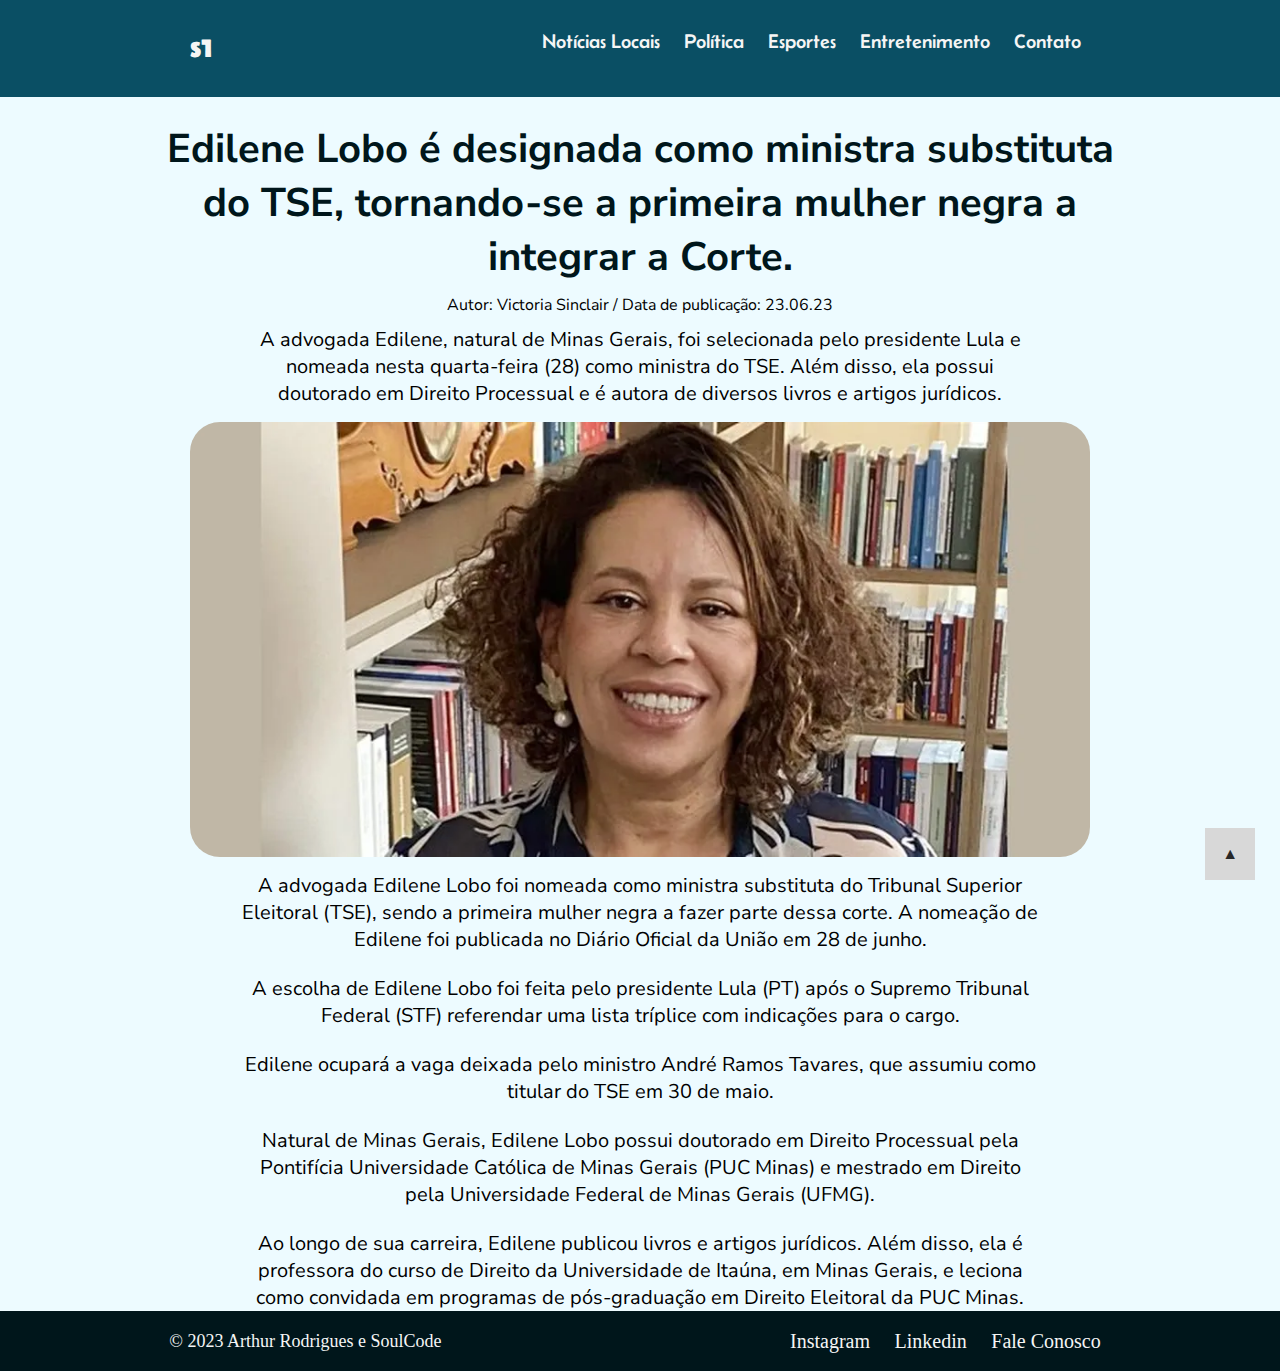
<file: pages/artigos/edilene.html>
<!DOCTYPE html>
<html lang="pt-BR">
  <head>
    <link rel="preconnect" href="https://fonts.googleapis.com" />
    <link rel="preconnect" href="https://fonts.gstatic.com" crossorigin />
    <link
      href="https://fonts.googleapis.com/css2?family=Belanosima:wght@400;600;700&display=swap"
      rel="stylesheet"
    />
    <link rel="preconnect" href="https://fonts.googleapis.com" />
    <link rel="preconnect" href="https://fonts.gstatic.com" crossorigin />
    <link
      href="https://fonts.googleapis.com/css2?family=Belanosima:wght@400;600;700&family=Nunito+Sans:opsz,wght@6..12,400;6..12,500;6..12,600;6..12,700;6..12,800;6..12,900&display=swap"
      rel="stylesheet"
    />
    <meta charset="UTF-8" />
    <meta name="viewport" content="width=device-width, initial-scale=1.0" />
    <meta name="og:title" content="Edilene" />
    <meta name="og:site_name" content="s1" />
    <meta name="og:type" content="website" />
    <meta
      name="og:url"
      content="https://arthurrgsampaio.github.io/Deploy-ProjetoAvaliativo1/pages/artigos/edilene.html"
    />
    <meta name="og:image" content="../../images/tseEdilene.webp" />
    <meta name="og:image:type" content="image/webp" />
    <meta property="og:image:width" content="1280" />
    <meta property="og:image:height" content="640" />
    <meta name="og:locale" content="pt_BR" />
    <meta
      name="og:description"
      content="A primeira mulher negrar a integrar a corte"
    />
    <link rel="stylesheet" href="../../style/style.css" />
    <link
      rel="shortcut icon"
      href="../../images/favicon.ico"
      type="image/x-icon"
    />
    <title>s1 - O portal de notícias da SoulCode</title>
  </head>

  <body>
    <header>
      <nav id="navHeader">
        <!-- logo clicável -->
        <a href="../../index.html" id="logoAnchor">
          <p id="logo">s1</p>
        </a>

        <!-- links do nav -->
        <div id="navLinks">
          <a href="../../index.html#localNews" class="links">Notícias Locais</a>
          <a href="../../index.html#politics" class="links">Política</a>
          <a href="../../index.html#sports" class="links">Esportes</a>
          <a href="../../index.html#entertainment" class="links"
            >Entretenimento</a
          >
          <a href="../contato/contato.html" class="links">Contato</a>
        </div>
      </nav>
    </header>

    <main class="articles">
      <section class="articles">
        <h1 id="title">
          Edilene Lobo é designada como ministra substituta do TSE, tornando-se
          a primeira mulher negra a integrar a Corte.
        </h1>
        <p id="author">
          Autor: Victoria Sinclair / Data de publicação: 23.06.23
        </p>
        <p class="innerText">
          A advogada Edilene, natural de Minas Gerais, foi selecionada pelo
          presidente Lula e nomeada nesta quarta-feira (28) como ministra do
          TSE. Além disso, ela possui doutorado em Direito Processual e é autora
          de diversos livros e artigos jurídicos.
        </p>
        <img
          src="../../images/tseEdilene.webp"
          alt="foto de Edilene Lobo"
          id="innerImg"
        />
        <p class="innerText">
          A advogada Edilene Lobo foi nomeada como ministra substituta do
          Tribunal Superior Eleitoral (TSE), sendo a primeira mulher negra a
          fazer parte dessa corte. A nomeação de Edilene foi publicada no Diário
          Oficial da União em 28 de junho.
        </p>
        <br />
        <p class="innerText">
          A escolha de Edilene Lobo foi feita pelo presidente Lula (PT) após o
          Supremo Tribunal Federal (STF) referendar uma lista tríplice com
          indicações para o cargo.
        </p>
        <br />
        <p class="innerText">
          Edilene ocupará a vaga deixada pelo ministro André Ramos Tavares, que
          assumiu como titular do TSE em 30 de maio.
        </p>
        <br />
        <p class="innerText">
          Natural de Minas Gerais, Edilene Lobo possui doutorado em Direito
          Processual pela Pontifícia Universidade Católica de Minas Gerais (PUC
          Minas) e mestrado em Direito pela Universidade Federal de Minas Gerais
          (UFMG).
        </p>
        <br />
        <p class="innerText">
          Ao longo de sua carreira, Edilene publicou livros e artigos jurídicos.
          Além disso, ela é professora do curso de Direito da Universidade de
          Itaúna, em Minas Gerais, e leciona como convidada em programas de
          pós-graduação em Direito Eleitoral da PUC Minas.
        </p>
      </section>
    </main>

    <!-- botão para voltar ao topo da página -->
    <div id="boxSubir">
      <a href="#top" id="subir">&#9650;</a>
    </div>

    <footer>
      <div id="foot">
        <!-- copyright -->
        <p id="footerCopy">&copy; 2023 Arthur Rodrigues e SoulCode</p>

        <!-- links do footer -->
        <div id="footerLinks">
          <a
            href="https://www.instagram.com/soulcodeacademy/"
            target="_blank"
            class="links 1"
            >Instagram</a
          >
          <a
            href="https://www.linkedin.com/company/soulcodeacademy/"
            target="_blank"
            class="links 2"
            >Linkedin</a
          >
          <a href="../contato/contato.html" class="links 3">Fale Conosco</a>
        </div>
      </div>
    </footer>
  </body>
</html>
</file>
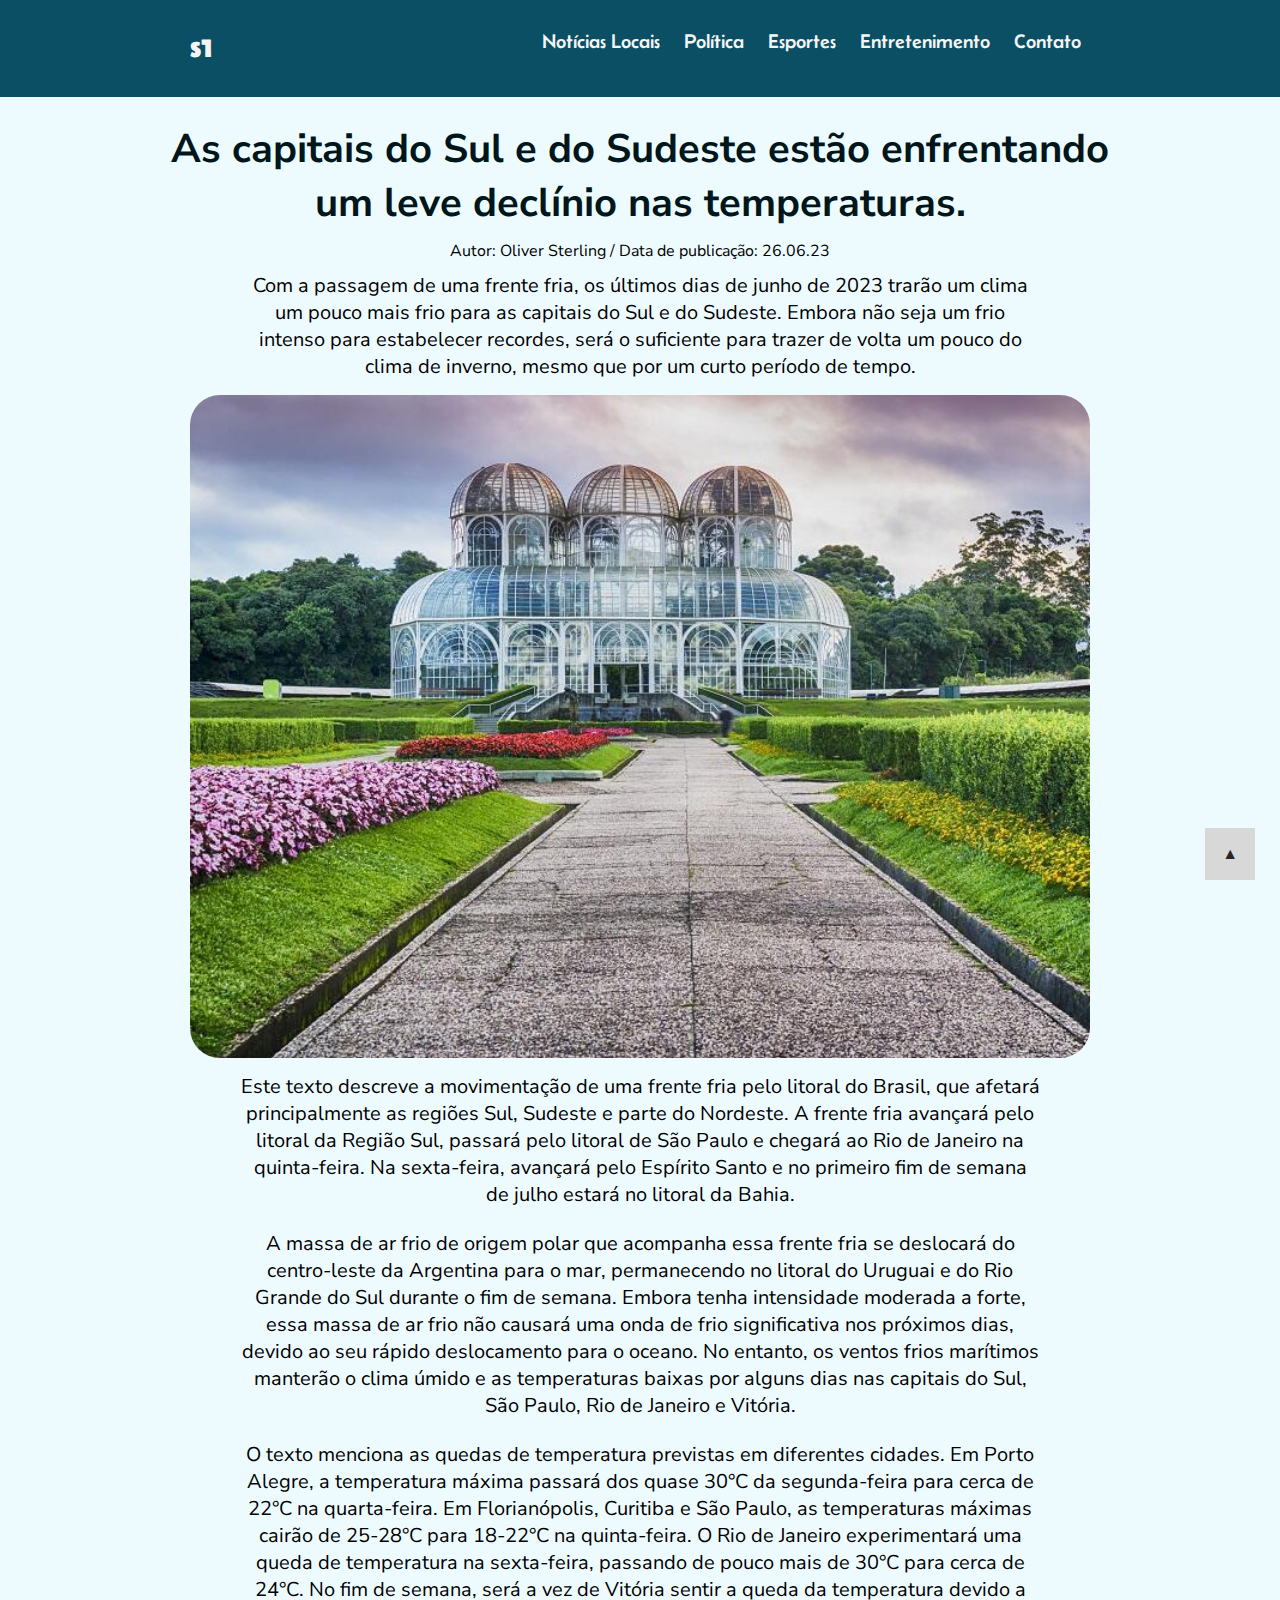
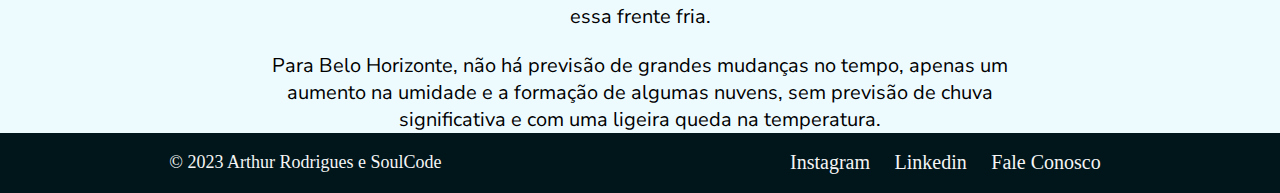
<file: pages/artigos/frio.html>
<!DOCTYPE html>
<html lang="pt-BR">
  <head>
    <link rel="preconnect" href="https://fonts.googleapis.com" />
    <link rel="preconnect" href="https://fonts.gstatic.com" crossorigin />
    <link
      href="https://fonts.googleapis.com/css2?family=Belanosima:wght@400;600;700&display=swap"
      rel="stylesheet"
    />
    <link rel="preconnect" href="https://fonts.googleapis.com" />
    <link rel="preconnect" href="https://fonts.gstatic.com" crossorigin />
    <link
      href="https://fonts.googleapis.com/css2?family=Belanosima:wght@400;600;700&family=Nunito+Sans:opsz,wght@6..12,400;6..12,500;6..12,600;6..12,700;6..12,800;6..12,900&display=swap"
      rel="stylesheet"
    />
    <meta charset="UTF-8" />
    <meta name="viewport" content="width=device-width, initial-scale=1.0" />
    <meta name="og:title" content="Sul e Sudeste" />
    <meta name="og:site_name" content="s1" />
    <meta name="og:type" content="website" />
    <meta
      name="og:url"
      content="https://arthurrgsampaio.github.io/Deploy-ProjetoAvaliativo1/pages/artigos/frio.html"
    />
    <meta name="og:image" content="../../images/frio.jpg" />
    <meta name="og:image:type" content="image/jpg" />
    <meta property="og:image:width" content="1280" />
    <meta property="og:image:height" content="640" />
    <meta name="og:locale" content="pt_BR" />
    <meta name="og:description" content="Declínio leve nas temperaturas" />
    <link rel="stylesheet" href="../../style/style.css" />
    <link
      rel="shortcut icon"
      href="../../images/favicon.ico"
      type="image/x-icon"
    />
    <title>s1 - O portal de notícias da SoulCode</title>
  </head>

  <body>
    <header>
      <nav id="navHeader">
        <!-- logo clicável -->
        <a href="../../index.html" id="logoAnchor">
          <p id="logo">s1</p>
        </a>

        <!-- links do nav -->
        <div id="navLinks">
          <a href="../../index.html#localNews" class="links">Notícias Locais</a>
          <a href="../../index.html#politics" class="links">Política</a>
          <a href="../../index.html#sports" class="links">Esportes</a>
          <a href="../../index.html#entertainment" class="links"
            >Entretenimento</a
          >
          <a href="../contato/contato.html" class="links">Contato</a>
        </div>
      </nav>
    </header>

    <main class="articles">
      <section class="articles">
        <h1 id="title">
          As capitais do Sul e do Sudeste estão enfrentando um leve declínio nas
          temperaturas.
        </h1>
        <p id="author">Autor: Oliver Sterling / Data de publicação: 26.06.23</p>
        <p class="innerText">
          Com a passagem de uma frente fria, os últimos dias de junho de 2023
          trarão um clima um pouco mais frio para as capitais do Sul e do
          Sudeste. Embora não seja um frio intenso para estabelecer recordes,
          será o suficiente para trazer de volta um pouco do clima de inverno,
          mesmo que por um curto período de tempo.
        </p>
        <img
          src="../../images/frio.jpg"
          alt="foto da ópera de arame, em curitiba"
          id="innerImg"
        />
        <p class="innerText">
          Este texto descreve a movimentação de uma frente fria pelo litoral do
          Brasil, que afetará principalmente as regiões Sul, Sudeste e parte do
          Nordeste. A frente fria avançará pelo litoral da Região Sul, passará
          pelo litoral de São Paulo e chegará ao Rio de Janeiro na quinta-feira.
          Na sexta-feira, avançará pelo Espírito Santo e no primeiro fim de
          semana de julho estará no litoral da Bahia.
        </p>
        <br />
        <p class="innerText">
          A massa de ar frio de origem polar que acompanha essa frente fria se
          deslocará do centro-leste da Argentina para o mar, permanecendo no
          litoral do Uruguai e do Rio Grande do Sul durante o fim de semana.
          Embora tenha intensidade moderada a forte, essa massa de ar frio não
          causará uma onda de frio significativa nos próximos dias, devido ao
          seu rápido deslocamento para o oceano. No entanto, os ventos frios
          marítimos manterão o clima úmido e as temperaturas baixas por alguns
          dias nas capitais do Sul, São Paulo, Rio de Janeiro e Vitória.
        </p>
        <br />
        <p class="innerText">
          O texto menciona as quedas de temperatura previstas em diferentes
          cidades. Em Porto Alegre, a temperatura máxima passará dos quase 30°C
          da segunda-feira para cerca de 22°C na quarta-feira. Em Florianópolis,
          Curitiba e São Paulo, as temperaturas máximas cairão de 25-28°C para
          18-22°C na quinta-feira. O Rio de Janeiro experimentará uma queda de
          temperatura na sexta-feira, passando de pouco mais de 30°C para cerca
          de 24°C. No fim de semana, será a vez de Vitória sentir a queda da
          temperatura devido a essa frente fria.
        </p>
        <br />
        <p class="innerText">
          Para Belo Horizonte, não há previsão de grandes mudanças no tempo,
          apenas um aumento na umidade e a formação de algumas nuvens, sem
          previsão de chuva significativa e com uma ligeira queda na
          temperatura.
        </p>
      </section>
    </main>

    <!-- botão para voltar ao topo da página -->
    <div id="boxSubir">
      <a href="#top" id="subir">&#9650;</a>
    </div>

    <footer>
      <div id="foot">
        <!-- copyright -->
        <p id="footerCopy">&copy; 2023 Arthur Rodrigues e SoulCode</p>

        <!-- links do footer -->
        <div id="footerLinks">
          <a
            href="https://www.instagram.com/soulcodeacademy/"
            target="_blank"
            class="links 1"
            >Instagram</a
          >
          <a
            href="https://www.linkedin.com/company/soulcodeacademy/"
            target="_blank"
            class="links 2"
            >Linkedin</a
          >
          <a href="../contato/contato.html" class="links 3">Fale Conosco</a>
        </div>
      </div>
    </footer>
  </body>
</html>
</file>
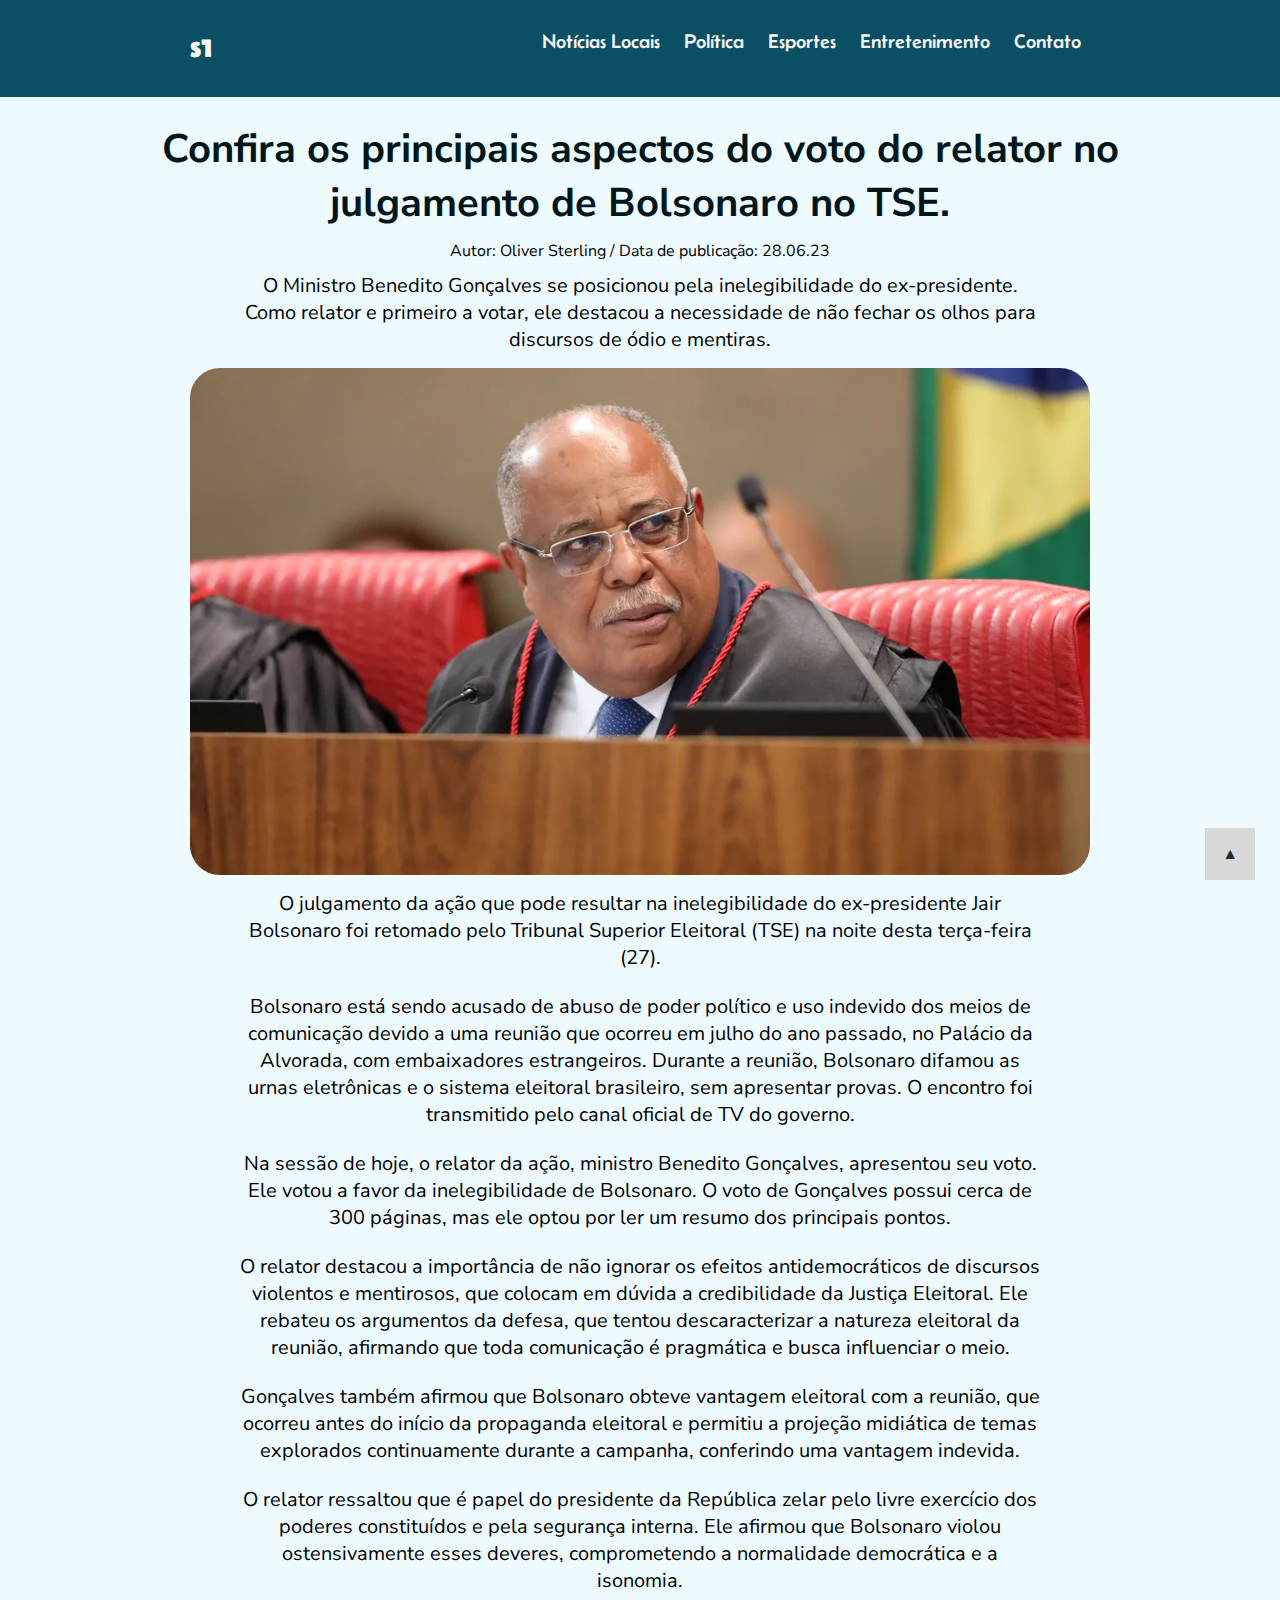
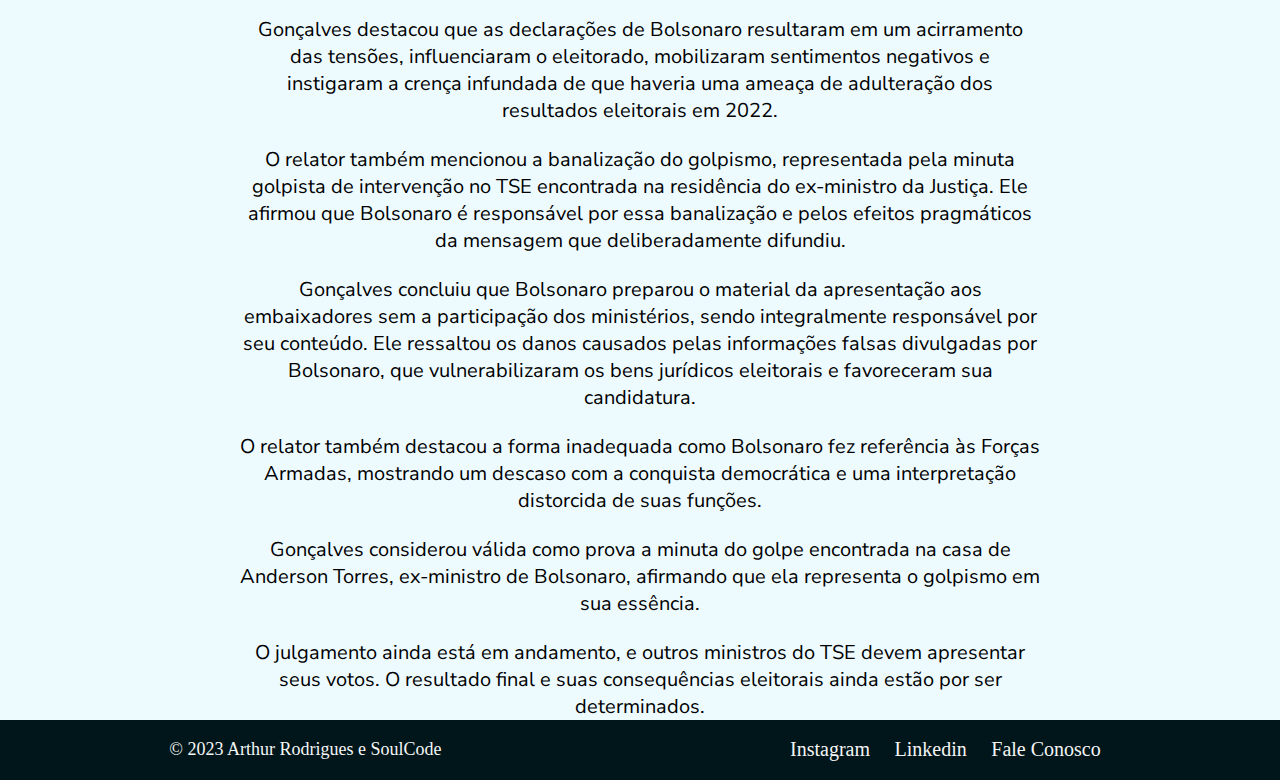
<file: pages/artigos/julgamentoBolso.html>
<!DOCTYPE html>
<html lang="pt-BR">
  <head>
    <link rel="preconnect" href="https://fonts.googleapis.com" />
    <link rel="preconnect" href="https://fonts.gstatic.com" crossorigin />
    <link
      href="https://fonts.googleapis.com/css2?family=Belanosima:wght@400;600;700&display=swap"
      rel="stylesheet"
    />
    <link rel="preconnect" href="https://fonts.googleapis.com" />
    <link rel="preconnect" href="https://fonts.gstatic.com" crossorigin />
    <link
      href="https://fonts.googleapis.com/css2?family=Belanosima:wght@400;600;700&family=Nunito+Sans:opsz,wght@6..12,400;6..12,500;6..12,600;6..12,700;6..12,800;6..12,900&display=swap"
      rel="stylesheet"
    />
    <meta charset="UTF-8" />
    <meta name="viewport" content="width=device-width, initial-scale=1.0" />
    <meta name="og:title" content="Ministro Benedito Gonçalves" />
    <meta name="og:site_name" content="s1" />
    <meta name="og:type" content="website" />
    <meta
      name="og:url"
      content="https://arthurrgsampaio.github.io/Deploy-ProjetoAvaliativo1/pages/artigos/julgamentoBolso.html"
    />
    <meta name="og:image" content="../../images/tse.webp" />
    <meta name="og:image:type" content="image/webp" />
    <meta property="og:image:width" content="1280" />
    <meta property="og:image:height" content="640" />
    <meta name="og:locale" content="pt_BR" />
    <meta
      name="og:description"
      content="Os aspectos do voto do relator no julgamento de Bolsonaro no TSE"
    />
    <link rel="stylesheet" href="../../style/style.css" />
    <link
      rel="shortcut icon"
      href="../../images/favicon.ico"
      type="image/x-icon"
    />
    <title>s1 - O portal de notícias da SoulCode</title>
  </head>

  <body>
    <header>
      <nav id="navHeader">
        <!-- logo clicável -->
        <a href="../../index.html" id="logoAnchor">
          <p id="logo">s1</p>
        </a>

        <!-- links do nav -->
        <div id="navLinks">
          <a href="../../index.html#localNews" class="links">Notícias Locais</a>
          <a href="../../index.html#politics" class="links">Política</a>
          <a href="../../index.html#sports" class="links">Esportes</a>
          <a href="../../index.html#entertainment" class="links"
            >Entretenimento</a
          >
          <a href="../contato/contato.html" class="links">Contato</a>
        </div>
      </nav>
    </header>

    <main class="articles">
      <section class="articles">
        <h1 id="title">
          Confira os principais aspectos do voto do relator no julgamento de
          Bolsonaro no TSE.
        </h1>
        <p id="author">Autor: Oliver Sterling / Data de publicação: 28.06.23</p>
        <p class="innerText">
          O Ministro Benedito Gonçalves se posicionou pela inelegibilidade do
          ex-presidente. Como relator e primeiro a votar, ele destacou a
          necessidade de não fechar os olhos para discursos de ódio e mentiras.
        </p>
        <img
          src="../../images/tse.webp"
          alt="foto do Ministro Benedito Gonçalves"
          id="innerImg"
        />
        <p class="innerText">
          O julgamento da ação que pode resultar na inelegibilidade do
          ex-presidente Jair Bolsonaro foi retomado pelo Tribunal Superior
          Eleitoral (TSE) na noite desta terça-feira (27).
        </p>
        <br />
        <p class="innerText">
          Bolsonaro está sendo acusado de abuso de poder político e uso indevido
          dos meios de comunicação devido a uma reunião que ocorreu em julho do
          ano passado, no Palácio da Alvorada, com embaixadores estrangeiros.
          Durante a reunião, Bolsonaro difamou as urnas eletrônicas e o sistema
          eleitoral brasileiro, sem apresentar provas. O encontro foi
          transmitido pelo canal oficial de TV do governo.
        </p>
        <br />
        <p class="innerText">
          Na sessão de hoje, o relator da ação, ministro Benedito Gonçalves,
          apresentou seu voto. Ele votou a favor da inelegibilidade de
          Bolsonaro. O voto de Gonçalves possui cerca de 300 páginas, mas ele
          optou por ler um resumo dos principais pontos.
        </p>
        <br />
        <p class="innerText">
          O relator destacou a importância de não ignorar os efeitos
          antidemocráticos de discursos violentos e mentirosos, que colocam em
          dúvida a credibilidade da Justiça Eleitoral. Ele rebateu os argumentos
          da defesa, que tentou descaracterizar a natureza eleitoral da reunião,
          afirmando que toda comunicação é pragmática e busca influenciar o
          meio.
        </p>
        <br />
        <p class="innerText">
          Gonçalves também afirmou que Bolsonaro obteve vantagem eleitoral com a
          reunião, que ocorreu antes do início da propaganda eleitoral e
          permitiu a projeção midiática de temas explorados continuamente
          durante a campanha, conferindo uma vantagem indevida.
        </p>
        <br />
        <p class="innerText">
          O relator ressaltou que é papel do presidente da República zelar pelo
          livre exercício dos poderes constituídos e pela segurança interna. Ele
          afirmou que Bolsonaro violou ostensivamente esses deveres,
          comprometendo a normalidade democrática e a isonomia.
        </p>
        <br />
        <p class="innerText">
          Gonçalves destacou que as declarações de Bolsonaro resultaram em um
          acirramento das tensões, influenciaram o eleitorado, mobilizaram
          sentimentos negativos e instigaram a crença infundada de que haveria
          uma ameaça de adulteração dos resultados eleitorais em 2022.
        </p>
        <br />
        <p class="innerText">
          O relator também mencionou a banalização do golpismo, representada
          pela minuta golpista de intervenção no TSE encontrada na residência do
          ex-ministro da Justiça. Ele afirmou que Bolsonaro é responsável por
          essa banalização e pelos efeitos pragmáticos da mensagem que
          deliberadamente difundiu.
        </p>
        <br />
        <p class="innerText">
          Gonçalves concluiu que Bolsonaro preparou o material da apresentação
          aos embaixadores sem a participação dos ministérios, sendo
          integralmente responsável por seu conteúdo. Ele ressaltou os danos
          causados pelas informações falsas divulgadas por Bolsonaro, que
          vulnerabilizaram os bens jurídicos eleitorais e favoreceram sua
          candidatura.
        </p>
        <br />
        <p class="innerText">
          O relator também destacou a forma inadequada como Bolsonaro fez
          referência às Forças Armadas, mostrando um descaso com a conquista
          democrática e uma interpretação distorcida de suas funções.
        </p>
        <br />
        <p class="innerText">
          Gonçalves considerou válida como prova a minuta do golpe encontrada na
          casa de Anderson Torres, ex-ministro de Bolsonaro, afirmando que ela
          representa o golpismo em sua essência.
        </p>
        <br />
        <p class="innerText">
          O julgamento ainda está em andamento, e outros ministros do TSE devem
          apresentar seus votos. O resultado final e suas consequências
          eleitorais ainda estão por ser determinados.
        </p>
      </section>
    </main>

    <!-- botão para voltar ao topo da página -->
    <div id="boxSubir">
      <a href="#top" id="subir">&#9650;</a>
    </div>

    <footer>
      <div id="foot">
        <!-- copyright -->
        <p id="footerCopy">&copy; 2023 Arthur Rodrigues e SoulCode</p>

        <!-- links do footer -->
        <div id="footerLinks">
          <a
            href="https://www.instagram.com/soulcodeacademy/"
            target="_blank"
            class="links 1"
            >Instagram</a
          >
          <a
            href="https://www.linkedin.com/company/soulcodeacademy/"
            target="_blank"
            class="links 2"
            >Linkedin</a
          >
          <a href="../contato/contato.html" class="links 3">Fale Conosco</a>
        </div>
      </div>
    </footer>
  </body>
</html>
</file>
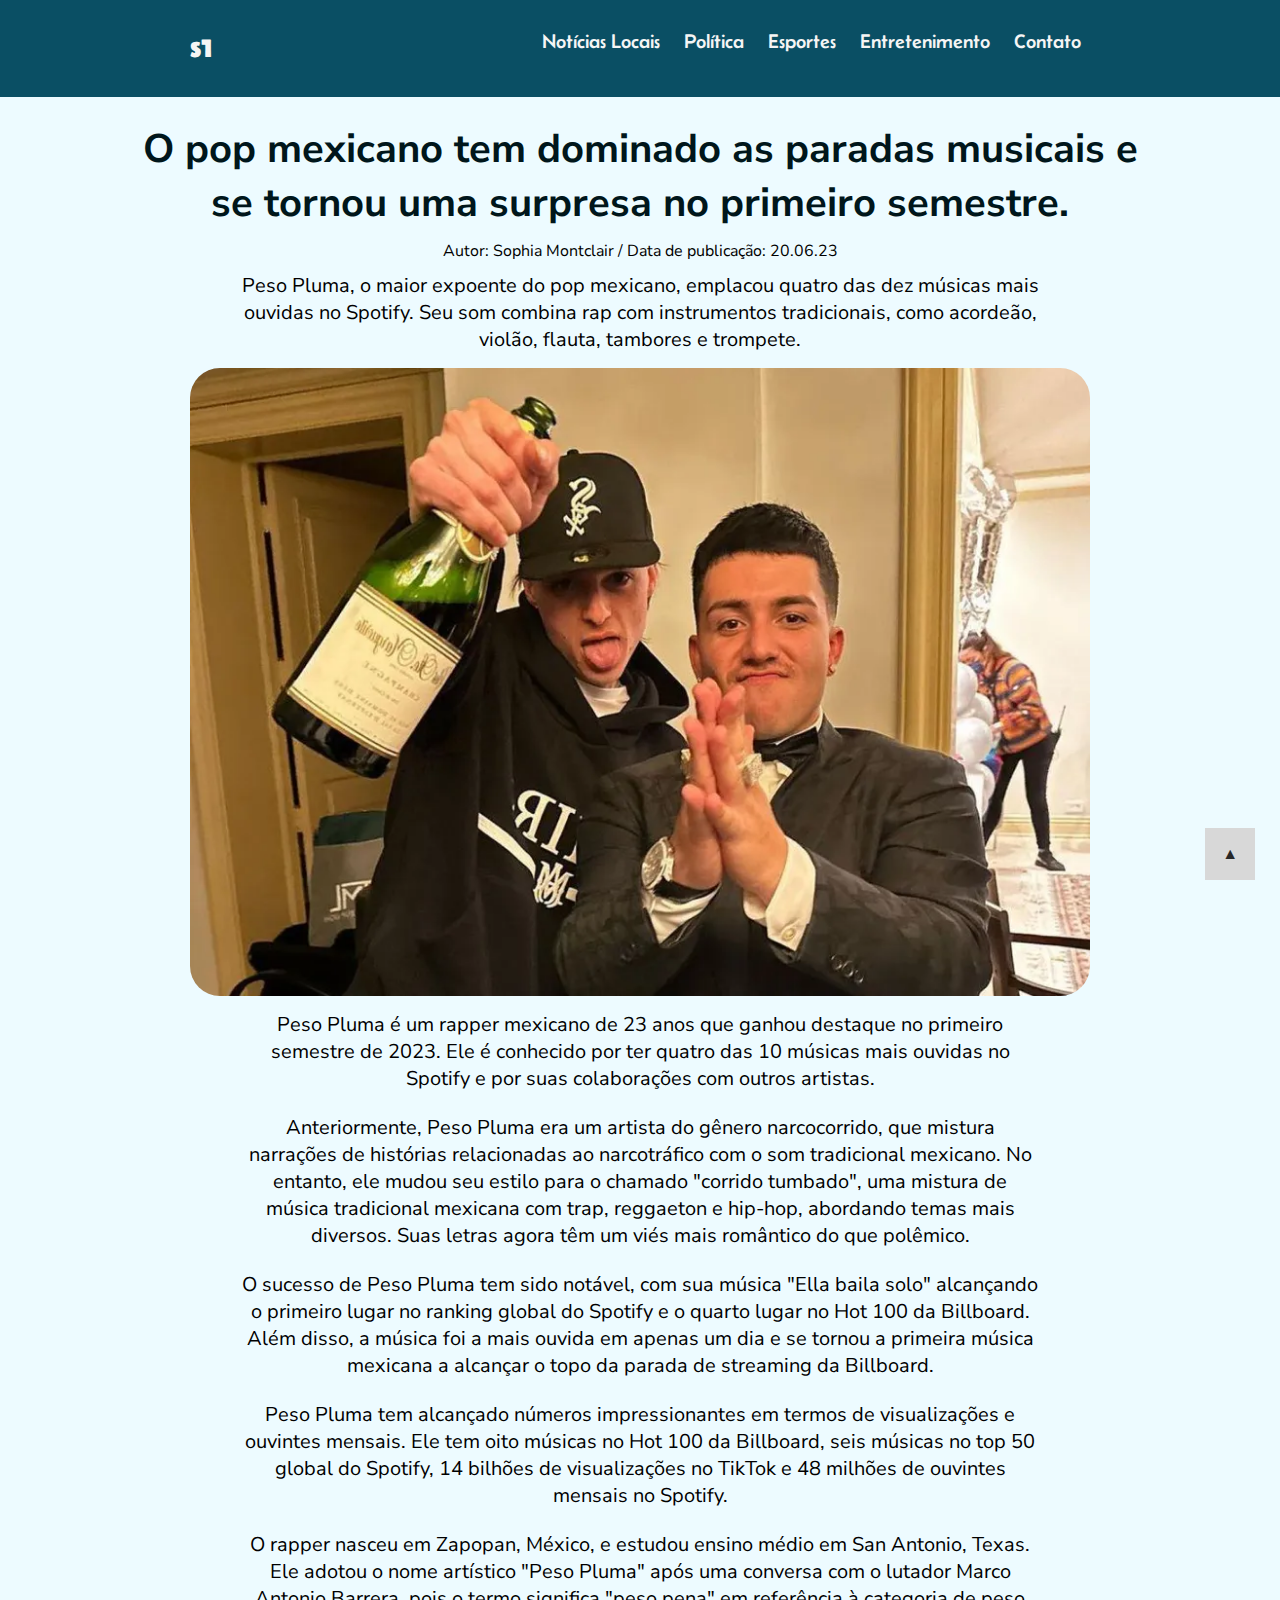
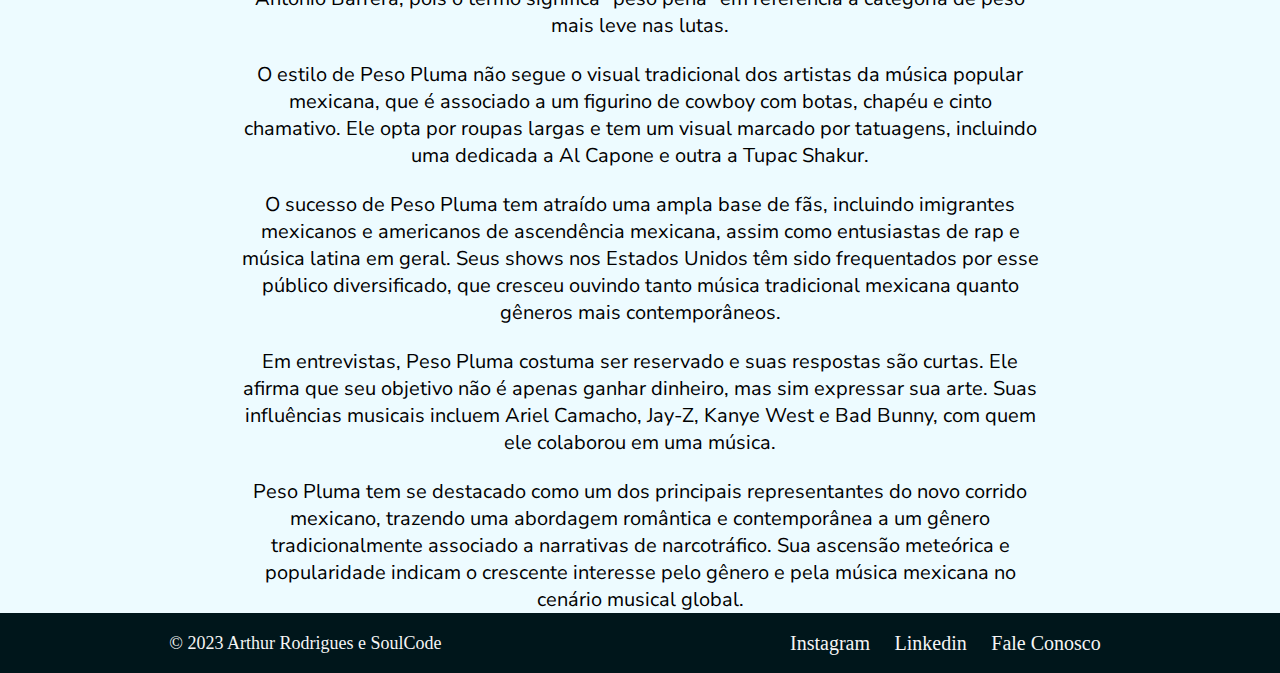
<file: pages/artigos/popMexicano.html>
<!DOCTYPE html>
<html lang="pt-BR">
  <head>
    <link rel="preconnect" href="https://fonts.googleapis.com" />
    <link rel="preconnect" href="https://fonts.gstatic.com" crossorigin />
    <link
      href="https://fonts.googleapis.com/css2?family=Belanosima:wght@400;600;700&display=swap"
      rel="stylesheet"
    />
    <link rel="preconnect" href="https://fonts.googleapis.com" />
    <link rel="preconnect" href="https://fonts.gstatic.com" crossorigin />
    <link
      href="https://fonts.googleapis.com/css2?family=Belanosima:wght@400;600;700&family=Nunito+Sans:opsz,wght@6..12,400;6..12,500;6..12,600;6..12,700;6..12,800;6..12,900&display=swap"
      rel="stylesheet"
    />
    <meta charset="UTF-8" />
    <meta name="viewport" content="width=device-width, initial-scale=1.0" />
    <meta name="og:title" content="Pop Mexicano" />
    <meta name="og:site_name" content="s1" />
    <meta name="og:type" content="website" />
    <meta
      name="og:url"
      content="https://arthurrgsampaio.github.io/Deploy-ProjetoAvaliativo1/pages/artigos/popMexicano.html"
    />
    <meta name="og:image" content="../../images/popmexicano.webp" />
    <meta name="og:image:type" content="image/webp" />
    <meta property="og:image:width" content="1280" />
    <meta property="og:image:height" content="640" />
    <meta name="og:locale" content="pt_BR" />
    <meta name="og:description" content="Dominando as paradas musicais" />
    <link rel="stylesheet" href="../../style/style.css" />
    <link
      rel="shortcut icon"
      href="../../images/favicon.ico"
      type="image/x-icon"
    />
    <title>s1 - O portal de notícias da SoulCode</title>
  </head>

  <body>
    <header>
      <nav id="navHeader">
        <!-- logo clicável -->
        <a href="../../index.html" id="logoAnchor">
          <p id="logo">s1</p>
        </a>

        <!-- links do nav -->
        <div id="navLinks">
          <a href="../../index.html#localNews" class="links">Notícias Locais</a>
          <a href="../../index.html#politics" class="links">Política</a>
          <a href="../../index.html#sports" class="links">Esportes</a>
          <a href="../../index.html#entertainment" class="links"
            >Entretenimento</a
          >
          <a href="../contato/contato.html" class="links">Contato</a>
        </div>
      </nav>
    </header>

    <main class="articles">
      <section class="articles">
        <h1 id="title">
          O pop mexicano tem dominado as paradas musicais e se tornou uma
          surpresa no primeiro semestre.
        </h1>
        <p id="author">
          Autor: Sophia Montclair / Data de publicação: 20.06.23
        </p>
        <p class="innerText">
          Peso Pluma, o maior expoente do pop mexicano, emplacou quatro das dez
          músicas mais ouvidas no Spotify. Seu som combina rap com instrumentos
          tradicionais, como acordeão, violão, flauta, tambores e trompete.
        </p>
        <img
          src="../../images/popmexicano.webp"
          alt="cantores mexicanos"
          id="innerImg"
        />
        <p class="innerText">
          Peso Pluma é um rapper mexicano de 23 anos que ganhou destaque no
          primeiro semestre de 2023. Ele é conhecido por ter quatro das 10
          músicas mais ouvidas no Spotify e por suas colaborações com outros
          artistas.
        </p>
        <br />
        <p class="innerText">
          Anteriormente, Peso Pluma era um artista do gênero narcocorrido, que
          mistura narrações de histórias relacionadas ao narcotráfico com o som
          tradicional mexicano. No entanto, ele mudou seu estilo para o chamado
          "corrido tumbado", uma mistura de música tradicional mexicana com
          trap, reggaeton e hip-hop, abordando temas mais diversos. Suas letras
          agora têm um viés mais romântico do que polêmico.
        </p>
        <br />
        <p class="innerText">
          O sucesso de Peso Pluma tem sido notável, com sua música "Ella baila
          solo" alcançando o primeiro lugar no ranking global do Spotify e o
          quarto lugar no Hot 100 da Billboard. Além disso, a música foi a mais
          ouvida em apenas um dia e se tornou a primeira música mexicana a
          alcançar o topo da parada de streaming da Billboard.
        </p>
        <br />
        <p class="innerText">
          Peso Pluma tem alcançado números impressionantes em termos de
          visualizações e ouvintes mensais. Ele tem oito músicas no Hot 100 da
          Billboard, seis músicas no top 50 global do Spotify, 14 bilhões de
          visualizações no TikTok e 48 milhões de ouvintes mensais no Spotify.
        </p>
        <br />
        <p class="innerText">
          O rapper nasceu em Zapopan, México, e estudou ensino médio em San
          Antonio, Texas. Ele adotou o nome artístico "Peso Pluma" após uma
          conversa com o lutador Marco Antonio Barrera, pois o termo significa
          "peso pena" em referência à categoria de peso mais leve nas lutas.
        </p>
        <br />
        <p class="innerText">
          O estilo de Peso Pluma não segue o visual tradicional dos artistas da
          música popular mexicana, que é associado a um figurino de cowboy com
          botas, chapéu e cinto chamativo. Ele opta por roupas largas e tem um
          visual marcado por tatuagens, incluindo uma dedicada a Al Capone e
          outra a Tupac Shakur.
        </p>
        <br />
        <p class="innerText">
          O sucesso de Peso Pluma tem atraído uma ampla base de fãs, incluindo
          imigrantes mexicanos e americanos de ascendência mexicana, assim como
          entusiastas de rap e música latina em geral. Seus shows nos Estados
          Unidos têm sido frequentados por esse público diversificado, que
          cresceu ouvindo tanto música tradicional mexicana quanto gêneros mais
          contemporâneos.
        </p>
        <br />
        <p class="innerText">
          Em entrevistas, Peso Pluma costuma ser reservado e suas respostas são
          curtas. Ele afirma que seu objetivo não é apenas ganhar dinheiro, mas
          sim expressar sua arte. Suas influências musicais incluem Ariel
          Camacho, Jay-Z, Kanye West e Bad Bunny, com quem ele colaborou em uma
          música.
        </p>
        <br />
        <p class="innerText">
          Peso Pluma tem se destacado como um dos principais representantes do
          novo corrido mexicano, trazendo uma abordagem romântica e
          contemporânea a um gênero tradicionalmente associado a narrativas de
          narcotráfico. Sua ascensão meteórica e popularidade indicam o
          crescente interesse pelo gênero e pela música mexicana no cenário
          musical global.
        </p>
      </section>
    </main>

    <!-- botão para voltar ao topo da página -->
    <div id="boxSubir">
      <a href="#top" id="subir">&#9650;</a>
    </div>

    <footer>
      <div id="foot">
        <!-- copyright -->
        <p id="footerCopy">&copy; 2023 Arthur Rodrigues e SoulCode</p>

        <!-- links do footer -->
        <div id="footerLinks">
          <a
            href="https://www.instagram.com/soulcodeacademy/"
            target="_blank"
            class="links 1"
            >Instagram</a
          >
          <a
            href="https://www.linkedin.com/company/soulcodeacademy/"
            target="_blank"
            class="links 2"
            >Linkedin</a
          >
          <a href="../contato/contato.html" class="links 3">Fale Conosco</a>
        </div>
      </div>
    </footer>
  </body>
</html>
</file>
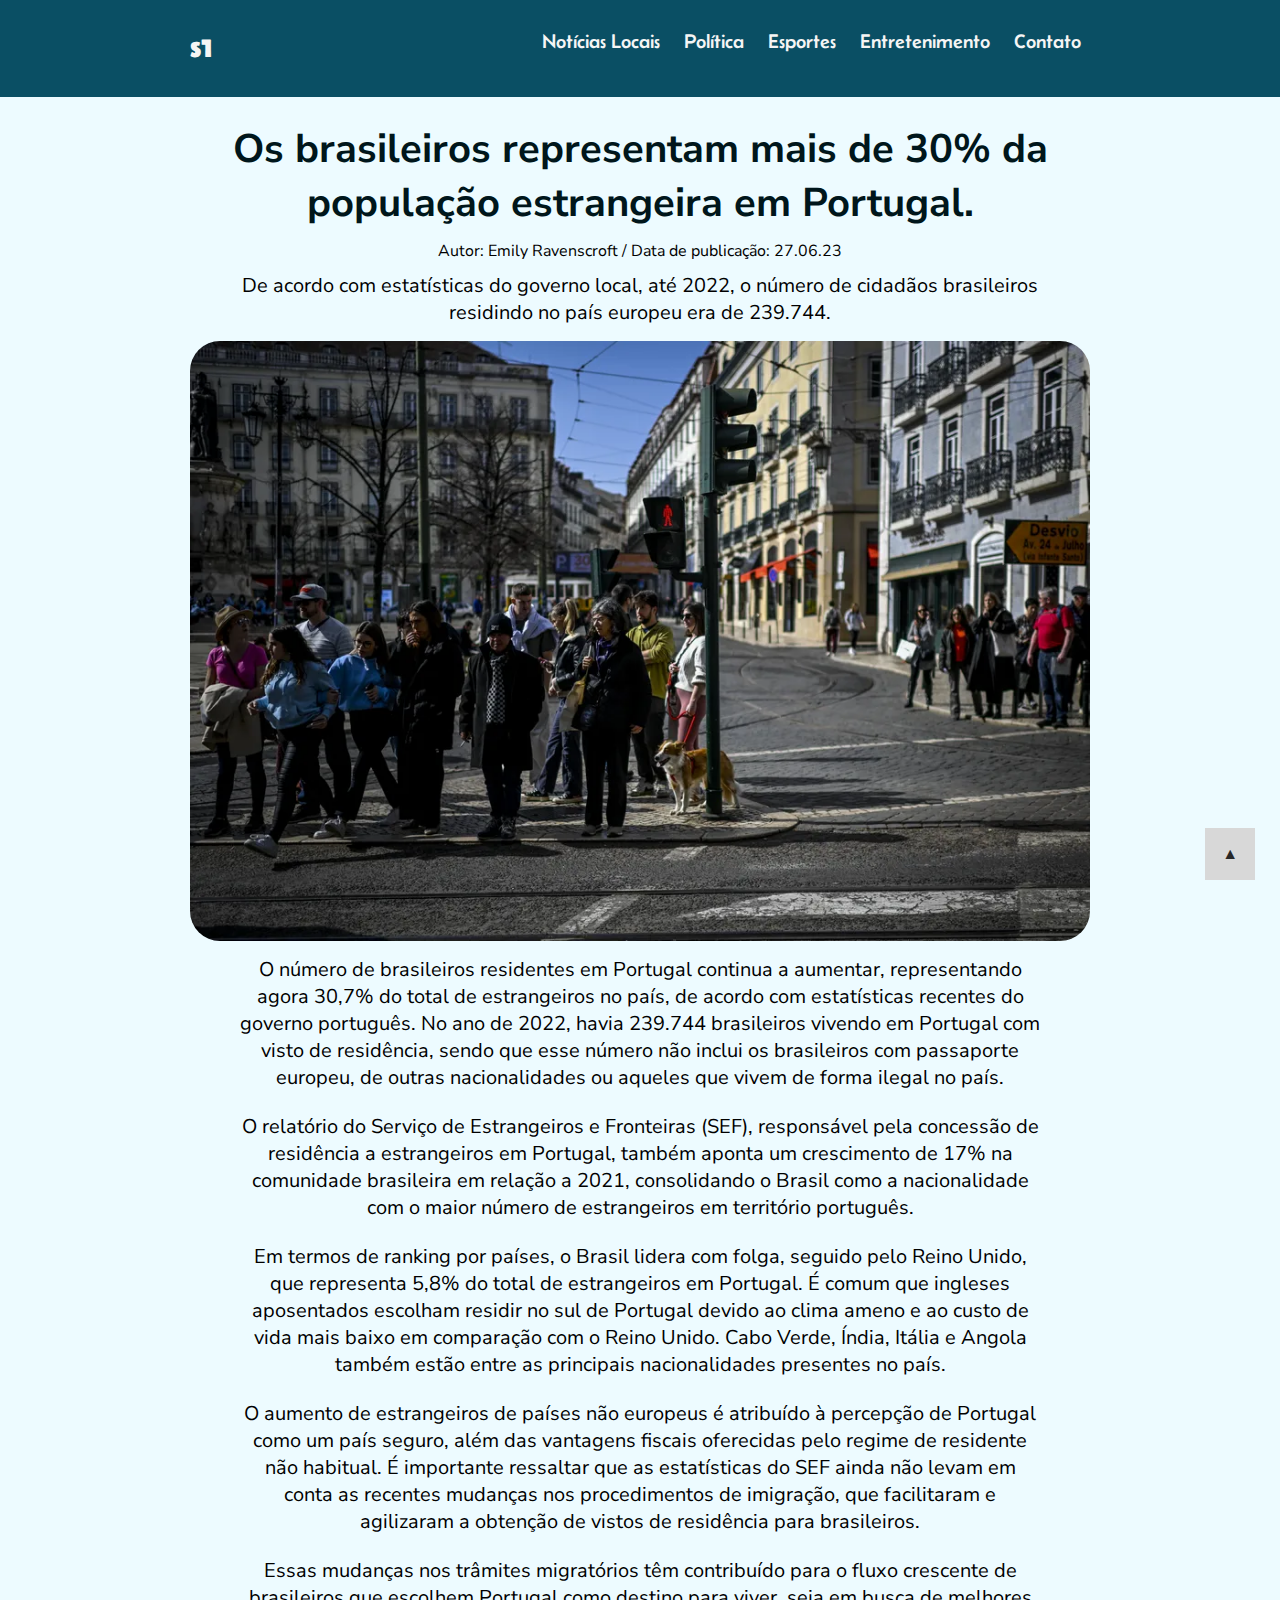
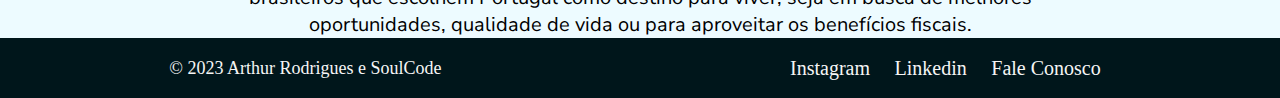
<file: pages/artigos/portugal.html>
<!DOCTYPE html>
<html lang="pt-BR">
  <head>
    <link rel="preconnect" href="https://fonts.googleapis.com" />
    <link rel="preconnect" href="https://fonts.gstatic.com" crossorigin />
    <link
      href="https://fonts.googleapis.com/css2?family=Belanosima:wght@400;600;700&display=swap"
      rel="stylesheet"
    />
    <link rel="preconnect" href="https://fonts.googleapis.com" />
    <link rel="preconnect" href="https://fonts.gstatic.com" crossorigin />
    <link
      href="https://fonts.googleapis.com/css2?family=Belanosima:wght@400;600;700&family=Nunito+Sans:opsz,wght@6..12,400;6..12,500;6..12,600;6..12,700;6..12,800;6..12,900&display=swap"
      rel="stylesheet"
    />
    <meta charset="UTF-8" />
    <meta name="viewport" content="width=device-width, initial-scale=1.0" />
    <meta name="og:title" content="Brasileiros em Portugal" />
    <meta name="og:site_name" content="s1" />
    <meta name="og:type" content="website" />
    <meta
      name="og:url"
      content="https://arthurrgsampaio.github.io/Deploy-ProjetoAvaliativo1/pages/artigos/popMexicano.html"
    />
    <meta name="og:image" content="../../images/portugal.webp" />
    <meta name="og:image:type" content="image/webp" />
    <meta property="og:image:width" content="1280" />
    <meta property="og:image:height" content="640" />
    <meta name="og:locale" content="pt_BR" />
    <meta
      name="og:description"
      content="Já rapresentam mais de 30% da população estrangeira do país"
    />
    <link rel="stylesheet" href="../../style/style.css" />
    <link
      rel="shortcut icon"
      href="../../images/favicon.ico"
      type="image/x-icon"
    />
    <title>s1 - O portal de notícias da SoulCode</title>
  </head>

  <body>
    <header>
      <nav id="navHeader">
        <!-- logo clicável -->
        <a href="../../index.html" id="logoAnchor">
          <p id="logo">s1</p>
        </a>

        <!-- links do nav -->
        <div id="navLinks">
          <a href="../../index.html#localNews" class="links">Notícias Locais</a>
          <a href="../../index.html#politics" class="links">Política</a>
          <a href="../../index.html#sports" class="links">Esportes</a>
          <a href="../../index.html#entertainment" class="links"
            >Entretenimento</a
          >
          <a href="../contato/contato.html" class="links">Contato</a>
        </div>
      </nav>
    </header>

    <main class="articles">
      <section class="articles">
        <h1 id="title">
          Os brasileiros representam mais de 30% da população estrangeira em
          Portugal.
        </h1>
        <p id="author">
          Autor: Emily Ravenscroft / Data de publicação: 27.06.23
        </p>
        <p class="innerText">
          De acordo com estatísticas do governo local, até 2022, o número de
          cidadãos brasileiros residindo no país europeu era de 239.744.
        </p>
        <img
          src="../../images/portugal.webp"
          alt="pessoas esperando para atravessar a rua"
          id="innerImg"
        />
        <p class="innerText">
          O número de brasileiros residentes em Portugal continua a aumentar,
          representando agora 30,7% do total de estrangeiros no país, de acordo
          com estatísticas recentes do governo português. No ano de 2022, havia
          239.744 brasileiros vivendo em Portugal com visto de residência, sendo
          que esse número não inclui os brasileiros com passaporte europeu, de
          outras nacionalidades ou aqueles que vivem de forma ilegal no país.
        </p>
        <br />
        <p class="innerText">
          O relatório do Serviço de Estrangeiros e Fronteiras (SEF), responsável
          pela concessão de residência a estrangeiros em Portugal, também aponta
          um crescimento de 17% na comunidade brasileira em relação a 2021,
          consolidando o Brasil como a nacionalidade com o maior número de
          estrangeiros em território português.
        </p>
        <br />
        <p class="innerText">
          Em termos de ranking por países, o Brasil lidera com folga, seguido
          pelo Reino Unido, que representa 5,8% do total de estrangeiros em
          Portugal. É comum que ingleses aposentados escolham residir no sul de
          Portugal devido ao clima ameno e ao custo de vida mais baixo em
          comparação com o Reino Unido. Cabo Verde, Índia, Itália e Angola
          também estão entre as principais nacionalidades presentes no país.
        </p>
        <br />
        <p class="innerText">
          O aumento de estrangeiros de países não europeus é atribuído à
          percepção de Portugal como um país seguro, além das vantagens fiscais
          oferecidas pelo regime de residente não habitual. É importante
          ressaltar que as estatísticas do SEF ainda não levam em conta as
          recentes mudanças nos procedimentos de imigração, que facilitaram e
          agilizaram a obtenção de vistos de residência para brasileiros.
        </p>
        <br />
        <p class="innerText">
          Essas mudanças nos trâmites migratórios têm contribuído para o fluxo
          crescente de brasileiros que escolhem Portugal como destino para
          viver, seja em busca de melhores oportunidades, qualidade de vida ou
          para aproveitar os benefícios fiscais.
        </p>
      </section>
    </main>

    <!-- botão para voltar ao topo da página -->
    <div id="boxSubir">
      <a href="#top" id="subir">&#9650;</a>
    </div>

    <footer>
      <div id="foot">
        <!-- copyright -->
        <p id="footerCopy">&copy; 2023 Arthur Rodrigues e SoulCode</p>

        <!-- links do footer -->
        <div id="footerLinks">
          <a
            href="https://www.instagram.com/soulcodeacademy/"
            target="_blank"
            class="links 1"
            >Instagram</a
          >
          <a
            href="https://www.linkedin.com/company/soulcodeacademy/"
            target="_blank"
            class="links 2"
            >Linkedin</a
          >
          <a href="../contato/contato.html" class="links 3">Fale Conosco</a>
        </div>
      </div>
    </footer>
  </body>
</html>
</file>
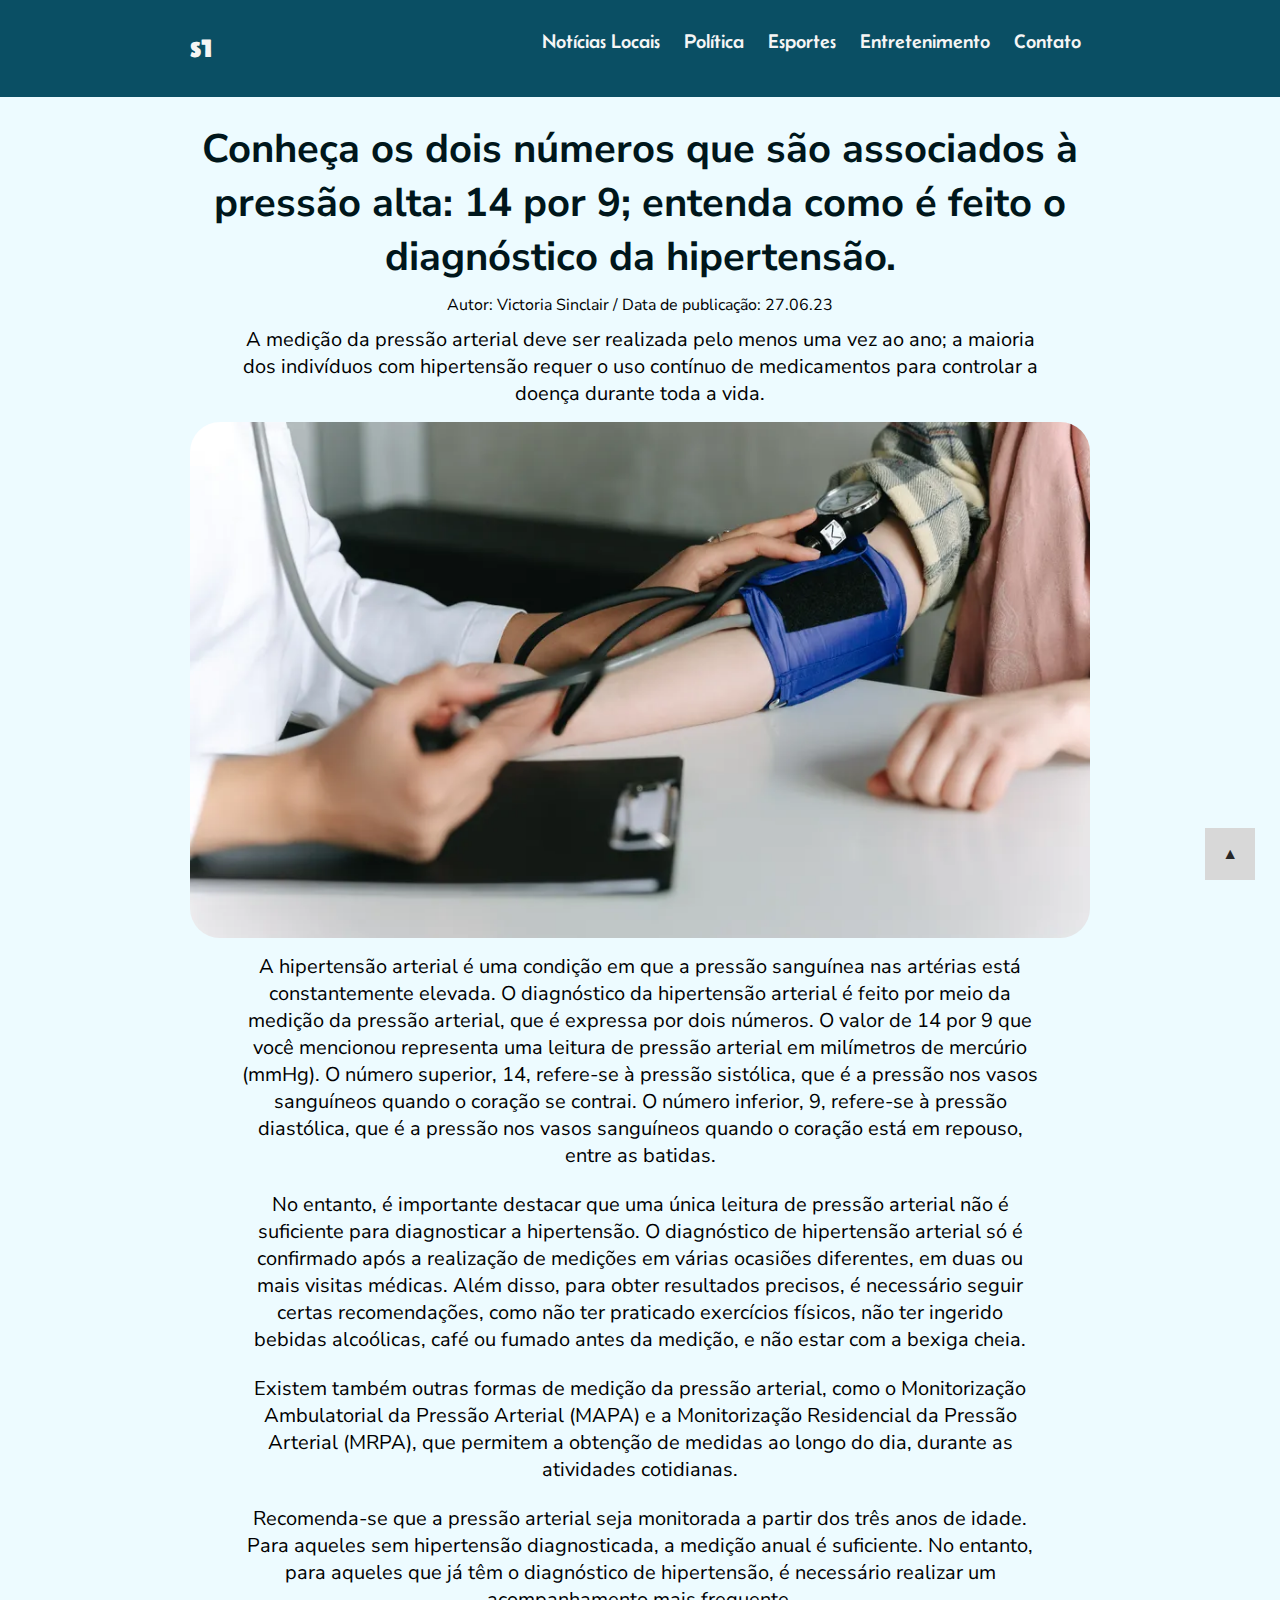
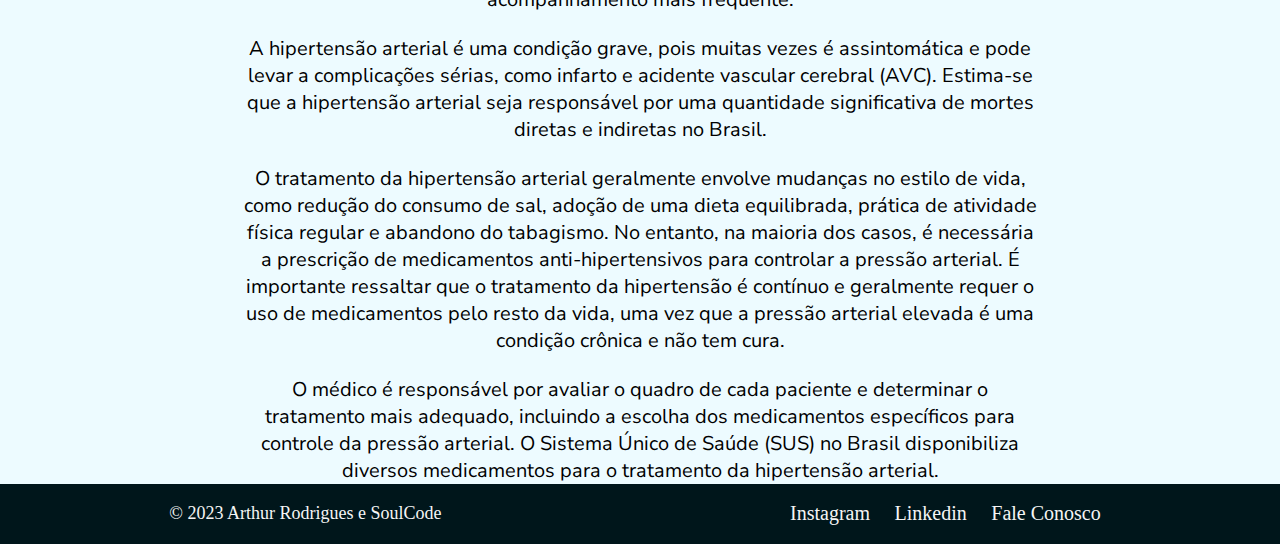
<file: pages/artigos/pressao.html>
<!DOCTYPE html>
<html lang="pt-BR">
  <head>
    <link rel="preconnect" href="https://fonts.googleapis.com" />
    <link rel="preconnect" href="https://fonts.gstatic.com" crossorigin />
    <link
      href="https://fonts.googleapis.com/css2?family=Belanosima:wght@400;600;700&display=swap"
      rel="stylesheet"
    />
    <link rel="preconnect" href="https://fonts.googleapis.com" />
    <link rel="preconnect" href="https://fonts.gstatic.com" crossorigin />
    <link
      href="https://fonts.googleapis.com/css2?family=Belanosima:wght@400;600;700&family=Nunito+Sans:opsz,wght@6..12,400;6..12,500;6..12,600;6..12,700;6..12,800;6..12,900&display=swap"
      rel="stylesheet"
    />
    <meta charset="UTF-8" />
    <meta name="viewport" content="width=device-width, initial-scale=1.0" />
    <meta name="og:title" content="14 por 9" />
    <meta name="og:site_name" content="s1" />
    <meta name="og:type" content="website" />
    <meta
      name="og:url"
      content="https://arthurrgsampaio.github.io/Deploy-ProjetoAvaliativo1/pages/artigos/pressao.html"
    />
    <meta name="og:image" content="../../images/pressão.webp" />
    <meta name="og:image:type" content="image/webp" />
    <meta property="og:image:width" content="1280" />
    <meta property="og:image:height" content="640" />
    <meta name="og:locale" content="pt_BR" />
    <meta
      name="og:description"
      content="Entendendom como é feito o diagnóstico de hipertensão"
    />
    <link rel="stylesheet" href="../../style/style.css" />
    <link
      rel="shortcut icon"
      href="../../images/favicon.ico"
      type="image/x-icon"
    />
    <title>s1 - O portal de notícias da SoulCode</title>
  </head>

  <body>
    <header>
      <nav id="navHeader">
        <!-- logo clicável -->
        <a href="../../index.html" id="logoAnchor">
          <p id="logo">s1</p>
        </a>

        <!-- links do nav -->
        <div id="navLinks">
          <a href="../../index.html#localNews" class="links">Notícias Locais</a>
          <a href="../../index.html#politics" class="links">Política</a>
          <a href="../../index.html#sports" class="links">Esportes</a>
          <a href="../../index.html#entertainment" class="links"
            >Entretenimento</a
          >
          <a href="../contato/contato.html" class="links">Contato</a>
        </div>
      </nav>
    </header>

    <main class="articles">
      <section class="articles">
        <h1 id="title">
          Conheça os dois números que são associados à pressão alta: 14 por 9;
          entenda como é feito o diagnóstico da hipertensão.
        </h1>
        <p id="author">
          Autor: Victoria Sinclair / Data de publicação: 27.06.23
        </p>
        <p class="innerText">
          A medição da pressão arterial deve ser realizada pelo menos uma vez ao
          ano; a maioria dos indivíduos com hipertensão requer o uso contínuo de
          medicamentos para controlar a doença durante toda a vida.
        </p>
        <img
          src="../../images/pressão.webp"
          alt="pessoa medindo a pressão de outra"
          id="innerImg"
        />
        <p class="innerText">
          A hipertensão arterial é uma condição em que a pressão sanguínea nas
          artérias está constantemente elevada. O diagnóstico da hipertensão
          arterial é feito por meio da medição da pressão arterial, que é
          expressa por dois números. O valor de 14 por 9 que você mencionou
          representa uma leitura de pressão arterial em milímetros de mercúrio
          (mmHg). O número superior, 14, refere-se à pressão sistólica, que é a
          pressão nos vasos sanguíneos quando o coração se contrai. O número
          inferior, 9, refere-se à pressão diastólica, que é a pressão nos vasos
          sanguíneos quando o coração está em repouso, entre as batidas.
        </p>
        <br />
        <p class="innerText">
          No entanto, é importante destacar que uma única leitura de pressão
          arterial não é suficiente para diagnosticar a hipertensão. O
          diagnóstico de hipertensão arterial só é confirmado após a realização
          de medições em várias ocasiões diferentes, em duas ou mais visitas
          médicas. Além disso, para obter resultados precisos, é necessário
          seguir certas recomendações, como não ter praticado exercícios
          físicos, não ter ingerido bebidas alcoólicas, café ou fumado antes da
          medição, e não estar com a bexiga cheia.
        </p>
        <br />
        <p class="innerText">
          Existem também outras formas de medição da pressão arterial, como o
          Monitorização Ambulatorial da Pressão Arterial (MAPA) e a
          Monitorização Residencial da Pressão Arterial (MRPA), que permitem a
          obtenção de medidas ao longo do dia, durante as atividades cotidianas.
        </p>
        <br />
        <p class="innerText">
          Recomenda-se que a pressão arterial seja monitorada a partir dos três
          anos de idade. Para aqueles sem hipertensão diagnosticada, a medição
          anual é suficiente. No entanto, para aqueles que já têm o diagnóstico
          de hipertensão, é necessário realizar um acompanhamento mais
          frequente.
        </p>
        <br />
        <p class="innerText">
          A hipertensão arterial é uma condição grave, pois muitas vezes é
          assintomática e pode levar a complicações sérias, como infarto e
          acidente vascular cerebral (AVC). Estima-se que a hipertensão arterial
          seja responsável por uma quantidade significativa de mortes diretas e
          indiretas no Brasil.
        </p>
        <br />
        <p class="innerText">
          O tratamento da hipertensão arterial geralmente envolve mudanças no
          estilo de vida, como redução do consumo de sal, adoção de uma dieta
          equilibrada, prática de atividade física regular e abandono do
          tabagismo. No entanto, na maioria dos casos, é necessária a prescrição
          de medicamentos anti-hipertensivos para controlar a pressão arterial.
          É importante ressaltar que o tratamento da hipertensão é contínuo e
          geralmente requer o uso de medicamentos pelo resto da vida, uma vez
          que a pressão arterial elevada é uma condição crônica e não tem cura.
        </p>
        <br />
        <p class="innerText">
          O médico é responsável por avaliar o quadro de cada paciente e
          determinar o tratamento mais adequado, incluindo a escolha dos
          medicamentos específicos para controle da pressão arterial. O Sistema
          Único de Saúde (SUS) no Brasil disponibiliza diversos medicamentos
          para o tratamento da hipertensão arterial.
        </p>
      </section>
    </main>

    <!-- botão para voltar ao topo da página -->
    <div id="boxSubir">
      <a href="#top" id="subir">&#9650;</a>
    </div>

    <footer>
      <div id="foot">
        <!-- copyright -->
        <p id="footerCopy">&copy; 2023 Arthur Rodrigues e SoulCode</p>

        <!-- links do footer -->
        <div id="footerLinks">
          <a
            href="https://www.instagram.com/soulcodeacademy/"
            target="_blank"
            class="links 1"
            >Instagram</a
          >
          <a
            href="https://www.linkedin.com/company/soulcodeacademy/"
            target="_blank"
            class="links 2"
            >Linkedin</a
          >
          <a href="../contato/contato.html" class="links 3">Fale Conosco</a>
        </div>
      </div>
    </footer>
  </body>
</html>
</file>
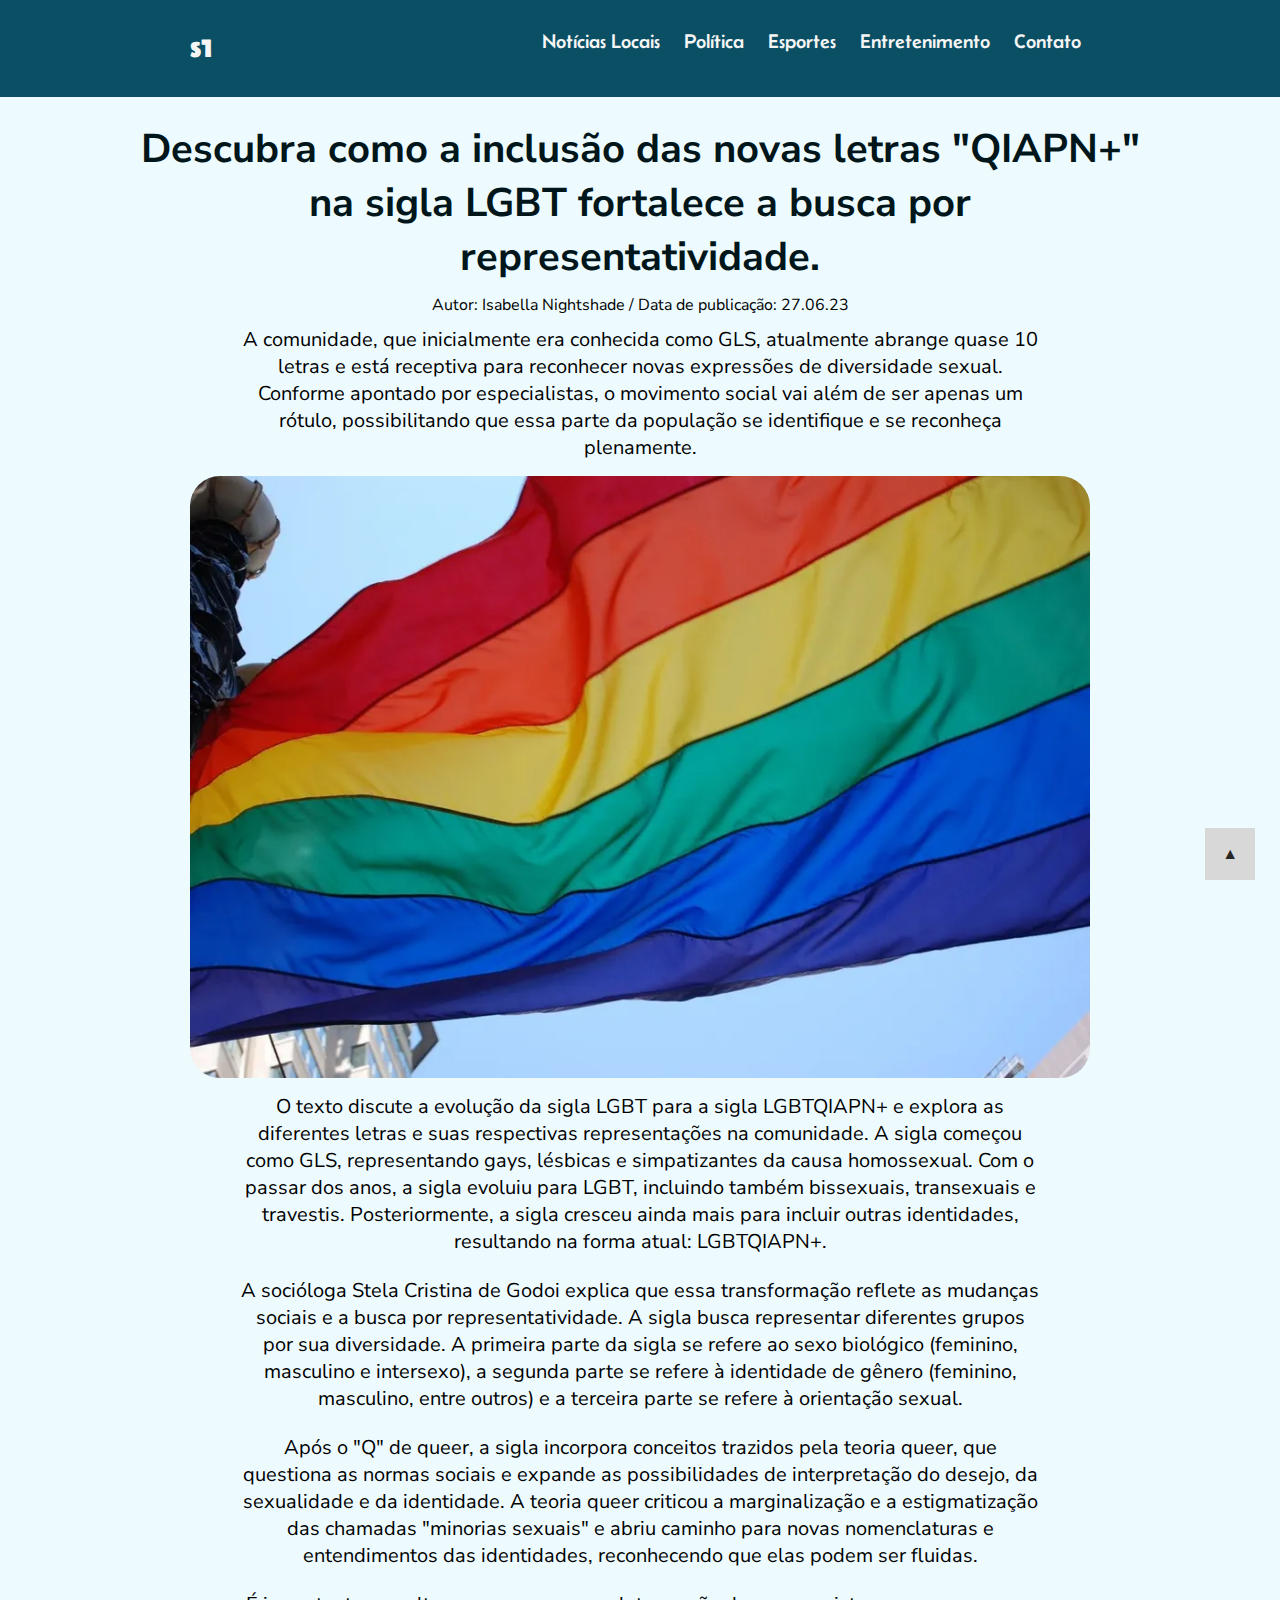
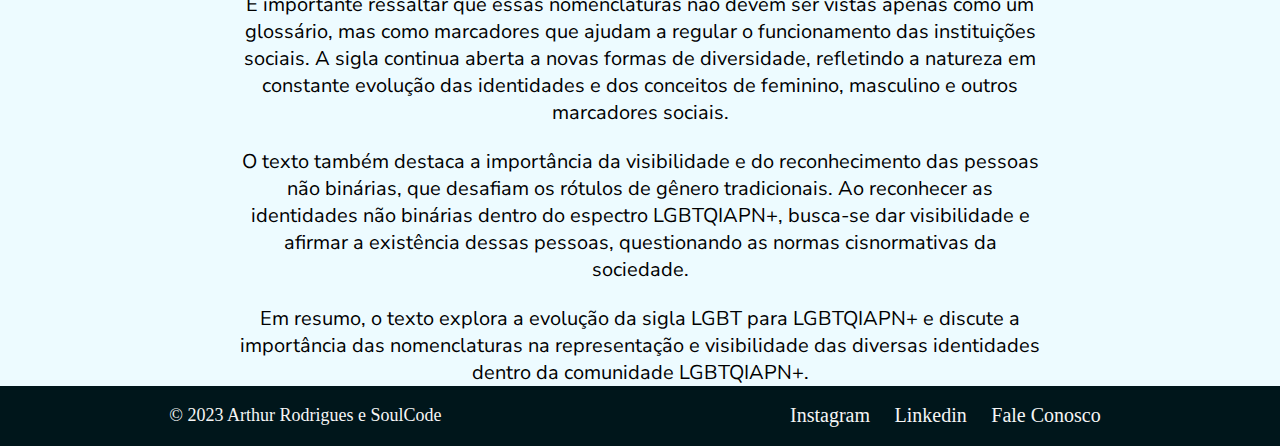
<file: pages/artigos/qiapn.html>
<!DOCTYPE html>
<html lang="pt-BR">
  <head>
    <link rel="preconnect" href="https://fonts.googleapis.com" />
    <link rel="preconnect" href="https://fonts.gstatic.com" crossorigin />
    <link
      href="https://fonts.googleapis.com/css2?family=Belanosima:wght@400;600;700&display=swap"
      rel="stylesheet"
    />
    <link rel="preconnect" href="https://fonts.googleapis.com" />
    <link rel="preconnect" href="https://fonts.gstatic.com" crossorigin />
    <link
      href="https://fonts.googleapis.com/css2?family=Belanosima:wght@400;600;700&family=Nunito+Sans:opsz,wght@6..12,400;6..12,500;6..12,600;6..12,700;6..12,800;6..12,900&display=swap"
      rel="stylesheet"
    />
    <meta charset="UTF-8" />
    <meta name="viewport" content="width=device-width, initial-scale=1.0" />
    <meta name="og:title" content="QIAPN+" />
    <meta name="og:site_name" content="s1" />
    <meta name="og:type" content="website" />
    <meta
      name="og:url"
      content="https://arthurrgsampaio.github.io/Deploy-ProjetoAvaliativo1/pages/artigos/qiapn.html"
    />
    <meta name="og:image" content="../../images/qiapn+.webp" />
    <meta name="og:image:type" content="image/webp" />
    <meta property="og:image:width" content="1280" />
    <meta property="og:image:height" content="640" />
    <meta name="og:locale" content="pt_BR" />
    <meta
      name="og:description"
      content="Descubra a nova inclusão na sigla LGBT"
    />
    <link rel="stylesheet" href="../../style/style.css" />
    <link
      rel="shortcut icon"
      href="../../images/favicon.ico"
      type="image/x-icon"
    />
    <title>s1 - O portal de notícias da SoulCode</title>
  </head>

  <body>
    <header>
      <nav id="navHeader">
        <!-- logo clicável -->
        <a href="../../index.html" id="logoAnchor">
          <p id="logo">s1</p>
        </a>

        <!-- links do nav -->
        <div id="navLinks">
          <a href="../../index.html#localNews" class="links">Notícias Locais</a>
          <a href="../../index.html#politics" class="links">Política</a>
          <a href="../../index.html#sports" class="links">Esportes</a>
          <a href="../../index.html#entertainment" class="links"
            >Entretenimento</a
          >
          <a href="../contato/contato.html" class="links">Contato</a>
        </div>
      </nav>
    </header>

    <main class="articles">
      <section class="articles">
        <h1 id="title">
          Descubra como a inclusão das novas letras "QIAPN+" na sigla LGBT
          fortalece a busca por representatividade.
        </h1>
        <p id="author">
          Autor: Isabella Nightshade / Data de publicação: 27.06.23
        </p>
        <p class="innerText">
          A comunidade, que inicialmente era conhecida como GLS, atualmente
          abrange quase 10 letras e está receptiva para reconhecer novas
          expressões de diversidade sexual. Conforme apontado por especialistas,
          o movimento social vai além de ser apenas um rótulo, possibilitando
          que essa parte da população se identifique e se reconheça plenamente.
        </p>
        <img
          src="../../images/qiapn+.webp"
          alt="bandeira do orgulho lgbtqia+"
          id="innerImg"
        />
        <p class="innerText">
          O texto discute a evolução da sigla LGBT para a sigla LGBTQIAPN+ e
          explora as diferentes letras e suas respectivas representações na
          comunidade. A sigla começou como GLS, representando gays, lésbicas e
          simpatizantes da causa homossexual. Com o passar dos anos, a sigla
          evoluiu para LGBT, incluindo também bissexuais, transexuais e
          travestis. Posteriormente, a sigla cresceu ainda mais para incluir
          outras identidades, resultando na forma atual: LGBTQIAPN+.
        </p>
        <br />
        <p class="innerText">
          A socióloga Stela Cristina de Godoi explica que essa transformação
          reflete as mudanças sociais e a busca por representatividade. A sigla
          busca representar diferentes grupos por sua diversidade. A primeira
          parte da sigla se refere ao sexo biológico (feminino, masculino e
          intersexo), a segunda parte se refere à identidade de gênero
          (feminino, masculino, entre outros) e a terceira parte se refere à
          orientação sexual.
        </p>
        <br />
        <p class="innerText">
          Após o "Q" de queer, a sigla incorpora conceitos trazidos pela teoria
          queer, que questiona as normas sociais e expande as possibilidades de
          interpretação do desejo, da sexualidade e da identidade. A teoria
          queer criticou a marginalização e a estigmatização das chamadas
          "minorias sexuais" e abriu caminho para novas nomenclaturas e
          entendimentos das identidades, reconhecendo que elas podem ser
          fluidas.
        </p>
        <br />
        <p class="innerText">
          É importante ressaltar que essas nomenclaturas não devem ser vistas
          apenas como um glossário, mas como marcadores que ajudam a regular o
          funcionamento das instituições sociais. A sigla continua aberta a
          novas formas de diversidade, refletindo a natureza em constante
          evolução das identidades e dos conceitos de feminino, masculino e
          outros marcadores sociais.
        </p>
        <br />
        <p class="innerText">
          O texto também destaca a importância da visibilidade e do
          reconhecimento das pessoas não binárias, que desafiam os rótulos de
          gênero tradicionais. Ao reconhecer as identidades não binárias dentro
          do espectro LGBTQIAPN+, busca-se dar visibilidade e afirmar a
          existência dessas pessoas, questionando as normas cisnormativas da
          sociedade.
        </p>
        <br />
        <p class="innerText">
          Em resumo, o texto explora a evolução da sigla LGBT para LGBTQIAPN+ e
          discute a importância das nomenclaturas na representação e
          visibilidade das diversas identidades dentro da comunidade LGBTQIAPN+.
        </p>
      </section>
    </main>

    <!-- botão para voltar ao topo da página -->
    <div id="boxSubir">
      <a href="#top" id="subir">&#9650;</a>
    </div>

    <footer>
      <div id="foot">
        <!-- copyright -->
        <p id="footerCopy">&copy; 2023 Arthur Rodrigues e SoulCode</p>

        <!-- links do footer -->
        <div id="footerLinks">
          <a
            href="https://www.instagram.com/soulcodeacademy/"
            target="_blank"
            class="links 1"
            >Instagram</a
          >
          <a
            href="https://www.linkedin.com/company/soulcodeacademy/"
            target="_blank"
            class="links 2"
            >Linkedin</a
          >
          <a href="../contato/contato.html" class="links 3">Fale Conosco</a>
        </div>
      </div>
    </footer>
  </body>
</html>
</file>
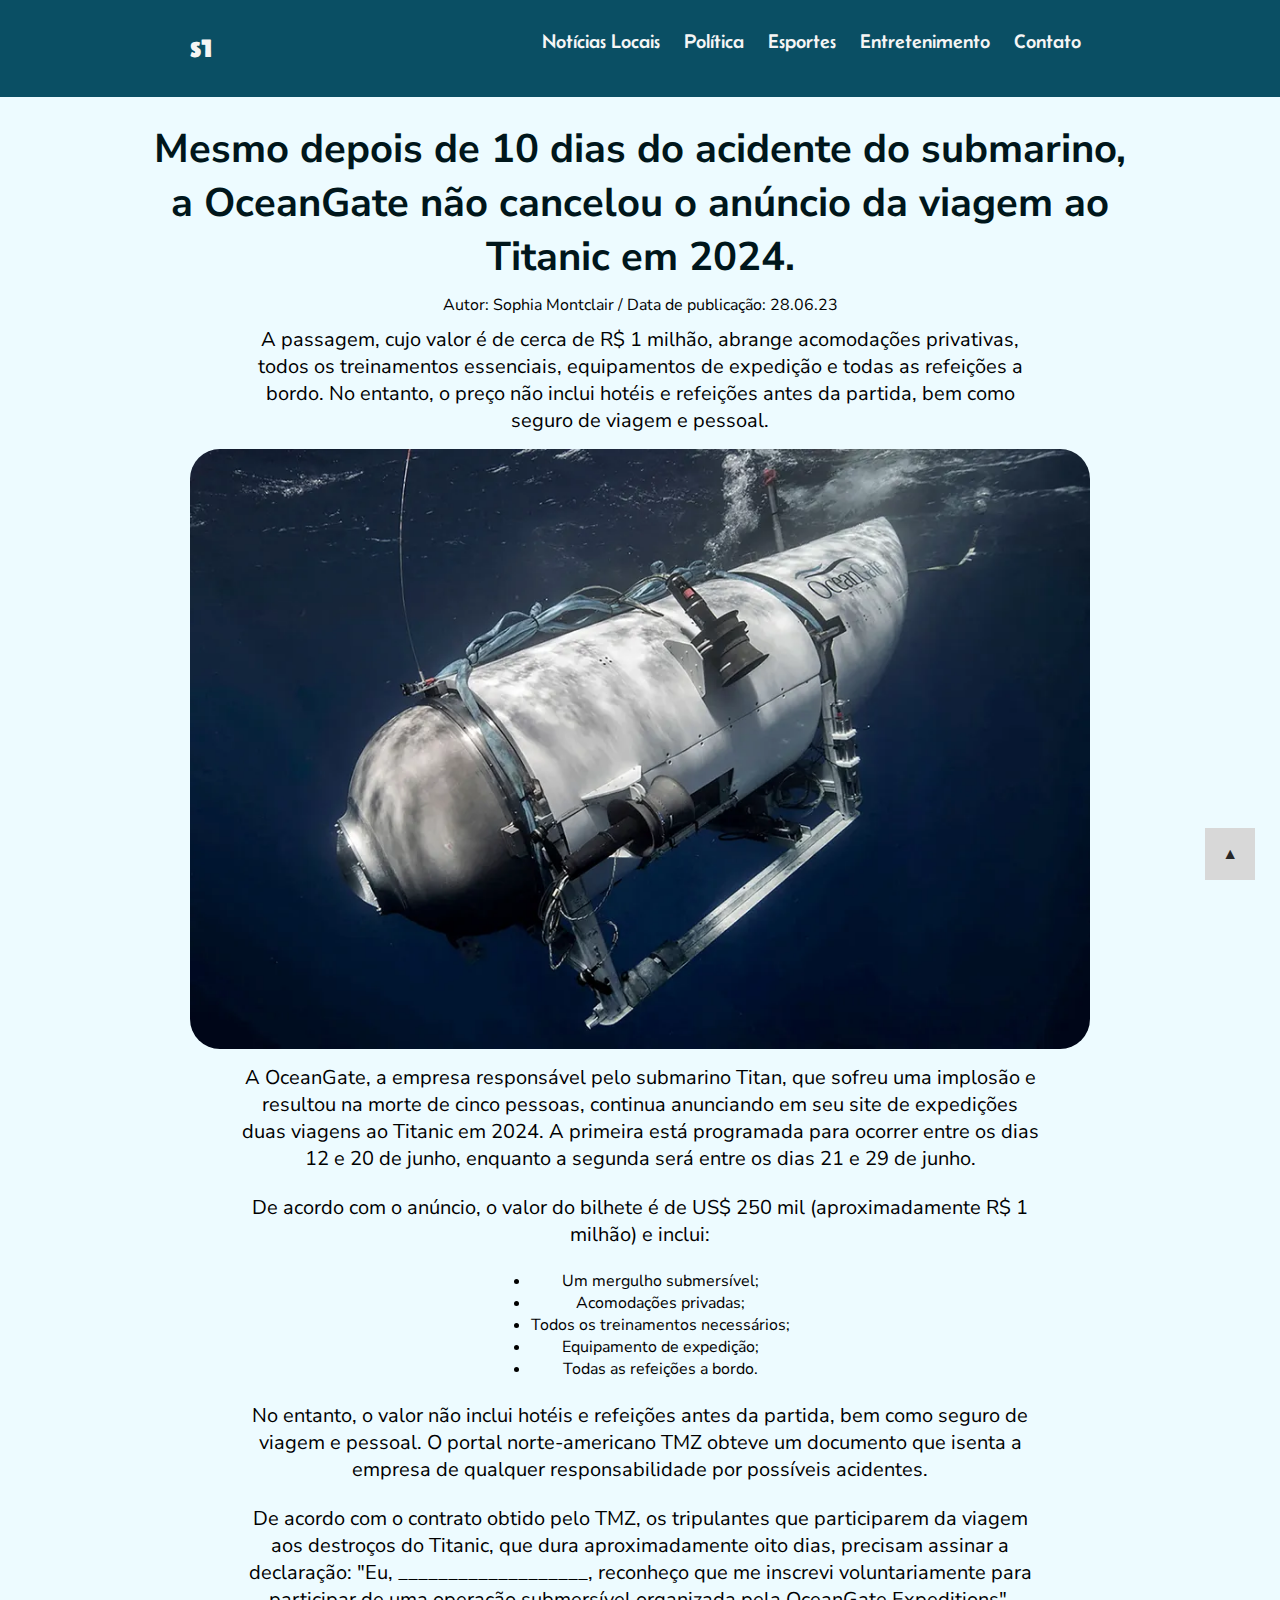
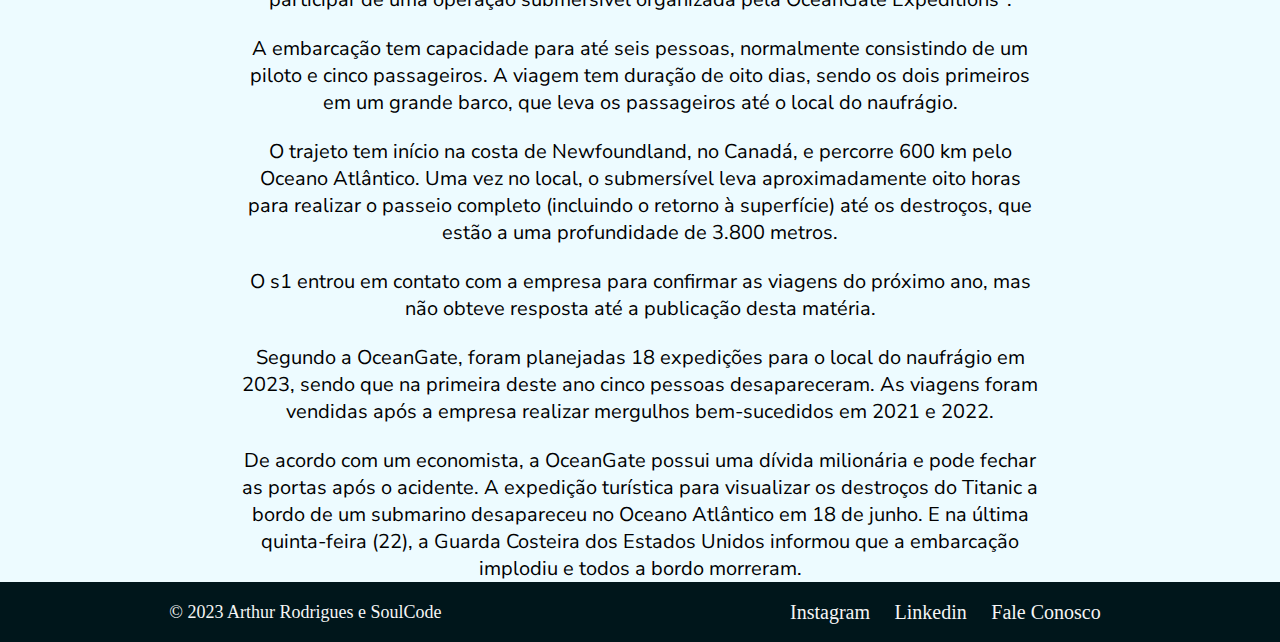
<file: pages/artigos/submarino.html>
<!DOCTYPE html>
<html lang="pt-BR">
  <head>
    <link rel="preconnect" href="https://fonts.googleapis.com" />
    <link rel="preconnect" href="https://fonts.gstatic.com" crossorigin />
    <link
      href="https://fonts.googleapis.com/css2?family=Belanosima:wght@400;600;700&display=swap"
      rel="stylesheet"
    />
    <link rel="preconnect" href="https://fonts.googleapis.com" />
    <link rel="preconnect" href="https://fonts.gstatic.com" crossorigin />
    <link
      href="https://fonts.googleapis.com/css2?family=Belanosima:wght@400;600;700&family=Nunito+Sans:opsz,wght@6..12,400;6..12,500;6..12,600;6..12,700;6..12,800;6..12,900&display=swap"
      rel="stylesheet"
    />
    <meta charset="UTF-8" />
    <meta name="viewport" content="width=device-width, initial-scale=1.0" />
    <meta name="og:title" content="Submarino Titan" />
    <meta name="og:site_name" content="s1" />
    <meta name="og:type" content="website" />
    <meta
      name="og:url"
      content="https://arthurrgsampaio.github.io/Deploy-ProjetoAvaliativo1/pages/artigos/submarino.html"
    />
    <meta name="og:image" content="../../images/submarinoTitan.webp" />
    <meta name="og:image:type" content="image/webp" />
    <meta property="og:image:width" content="1280" />
    <meta property="og:image:height" content="640" />
    <meta name="og:locale" content="pt_BR" />
    <meta
      name="og:description"
      content="10 dias após acidente, Oceangate ainda não cancelou viagem ao Titanic em 2024"
    />
    <link rel="stylesheet" href="../../style/style.css" />
    <link
      rel="shortcut icon"
      href="../../images/favicon.ico"
      type="image/x-icon"
    />
    <title>s1 - O portal de notícias da SoulCode</title>
  </head>

  <body>
    <header>
      <nav id="navHeader">
        <!-- logo clicável -->
        <a href="../../index.html" id="logoAnchor">
          <p id="logo">s1</p>
        </a>

        <!-- links do nav -->
        <div id="navLinks">
          <a href="../../index.html#localNews" class="links">Notícias Locais</a>
          <a href="../../index.html#politics" class="links">Política</a>
          <a href="../../index.html#sports" class="links">Esportes</a>
          <a href="../../index.html#entertainment" class="links"
            >Entretenimento</a
          >
          <a href="../contato/contato.html" class="links">Contato</a>
        </div>
      </nav>
    </header>

    <main class="articles">
      <section class="articles">
        <h1 id="title">
          Mesmo depois de 10 dias do acidente do submarino, a OceanGate não
          cancelou o anúncio da viagem ao Titanic em 2024.
        </h1>
        <p id="author">
          Autor: Sophia Montclair / Data de publicação: 28.06.23
        </p>
        <p class="innerText">
          A passagem, cujo valor é de cerca de R$ 1 milhão, abrange acomodações
          privativas, todos os treinamentos essenciais, equipamentos de
          expedição e todas as refeições a bordo. No entanto, o preço não inclui
          hotéis e refeições antes da partida, bem como seguro de viagem e
          pessoal.
        </p>
        <img
          src="../../images/submarinoTitan.webp"
          alt="submarino titan"
          id="innerImg"
        />
        <p class="innerText">
          A OceanGate, a empresa responsável pelo submarino Titan, que sofreu
          uma implosão e resultou na morte de cinco pessoas, continua anunciando
          em seu site de expedições duas viagens ao Titanic em 2024. A primeira
          está programada para ocorrer entre os dias 12 e 20 de junho, enquanto
          a segunda será entre os dias 21 e 29 de junho.
        </p>
        <br />
        <p class="innerText">
          De acordo com o anúncio, o valor do bilhete é de US$ 250 mil
          (aproximadamente R$ 1 milhão) e inclui:
        </p>
        <br />
        <ul>
          <li>Um mergulho submersível;</li>
          <li>Acomodações privadas;</li>
          <li>Todos os treinamentos necessários;</li>
          <li>Equipamento de expedição;</li>
          <li>Todas as refeições a bordo.</li>
        </ul>
        <br />
        <p class="innerText">
          No entanto, o valor não inclui hotéis e refeições antes da partida,
          bem como seguro de viagem e pessoal. O portal norte-americano TMZ
          obteve um documento que isenta a empresa de qualquer responsabilidade
          por possíveis acidentes.
        </p>
        <br />
        <p class="innerText">
          De acordo com o contrato obtido pelo TMZ, os tripulantes que
          participarem da viagem aos destroços do Titanic, que dura
          aproximadamente oito dias, precisam assinar a declaração: "Eu,
          ___________________, reconheço que me inscrevi voluntariamente para
          participar de uma operação submersível organizada pela OceanGate
          Expeditions".
        </p>
        <br />
        <p class="innerText">
          A embarcação tem capacidade para até seis pessoas, normalmente
          consistindo de um piloto e cinco passageiros. A viagem tem duração de
          oito dias, sendo os dois primeiros em um grande barco, que leva os
          passageiros até o local do naufrágio.
        </p>
        <br />
        <p class="innerText">
          O trajeto tem início na costa de Newfoundland, no Canadá, e percorre
          600 km pelo Oceano Atlântico. Uma vez no local, o submersível leva
          aproximadamente oito horas para realizar o passeio completo (incluindo
          o retorno à superfície) até os destroços, que estão a uma profundidade
          de 3.800 metros.
        </p>
        <br />
        <p class="innerText">
          O s1 entrou em contato com a empresa para confirmar as viagens do
          próximo ano, mas não obteve resposta até a publicação desta matéria.
        </p>
        <br />
        <p class="innerText">
          Segundo a OceanGate, foram planejadas 18 expedições para o local do
          naufrágio em 2023, sendo que na primeira deste ano cinco pessoas
          desapareceram. As viagens foram vendidas após a empresa realizar
          mergulhos bem-sucedidos em 2021 e 2022.
        </p>
        <br />
        <p class="innerText">
          De acordo com um economista, a OceanGate possui uma dívida milionária
          e pode fechar as portas após o acidente. A expedição turística para
          visualizar os destroços do Titanic a bordo de um submarino desapareceu
          no Oceano Atlântico em 18 de junho. E na última quinta-feira (22), a
          Guarda Costeira dos Estados Unidos informou que a embarcação implodiu
          e todos a bordo morreram.
        </p>
      </section>
    </main>

    <!-- botão para voltar ao topo da página -->
    <div id="boxSubir">
      <a href="#top" id="subir">&#9650;</a>
    </div>

    <footer>
      <div id="foot">
        <!-- copyright -->
        <p id="footerCopy">&copy; 2023 Arthur Rodrigues e SoulCode</p>

        <!-- links do footer -->
        <div id="footerLinks">
          <a
            href="https://www.instagram.com/soulcodeacademy/"
            target="_blank"
            class="links 1"
            >Instagram</a
          >
          <a
            href="https://www.linkedin.com/company/soulcodeacademy/"
            target="_blank"
            class="links 2"
            >Linkedin</a
          >
          <a href="../contato/contato.html" class="links 3">Fale Conosco</a>
        </div>
      </div>
    </footer>
  </body>
</html>
</file>
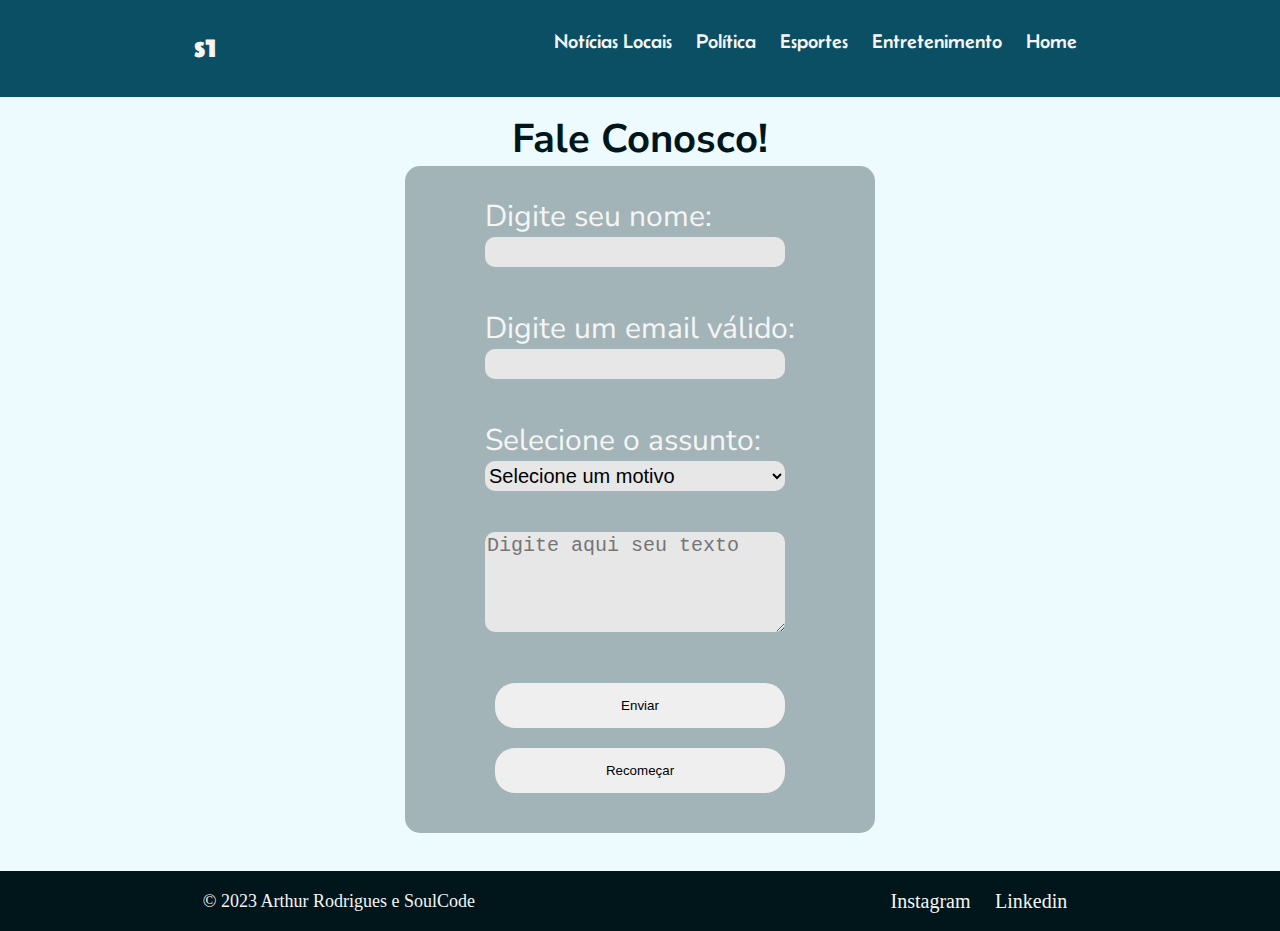
<file: pages/contato/contato.html>
<!DOCTYPE html>
<html lang="pt-BR">
  <head>
    <link rel="preconnect" href="https://fonts.googleapis.com" />
    <link rel="preconnect" href="https://fonts.gstatic.com" crossorigin />
    <link
      href="https://fonts.googleapis.com/css2?family=Belanosima:wght@400;600;700&display=swap"
      rel="stylesheet"
    />
    <link rel="preconnect" href="https://fonts.googleapis.com" />
    <link rel="preconnect" href="https://fonts.gstatic.com" crossorigin />
    <link
      href="https://fonts.googleapis.com/css2?family=Belanosima:wght@400;600;700&family=Nunito+Sans:opsz,wght@6..12,400;6..12,500;6..12,600;6..12,700;6..12,800;6..12,900&display=swap"
      rel="stylesheet"
    />
    <meta charset="UTF-8" />
    <meta name="viewport" content="width=device-width, initial-scale=1.0" />
    <link rel="stylesheet" href="../../style/style.css" />
    <link
      rel="shortcut icon"
      href="../../images/favicon.ico"
      type="image/x-icon"
    />
    <title>s1 - O portal de notícias da SoulCode</title>
  </head>

  <body>
    <header>
      <nav id="navHeader">
        <!-- logo clicável -->
        <a href="../../index.html" id="logoAnchor">
          <p id="logo">s1</p>
        </a>

        <!-- links do nav -->
        <div id="navLinks">
          <a href="../../index.html#localNews" class="links">Notícias Locais</a>
          <a href="../../index.html#politics" class="links">Política</a>
          <a href="../../index.html#sports" class="links">Esportes</a>
          <a href="../../index.html#entertainment" class="links"
            >Entretenimento</a
          >
          <a href="../../index.html" class="links">Home</a>
        </div>
      </nav>
    </header>

    <div id="contactMain">
      <h1 id="contactTitle">Fale Conosco!</h1>
      <div id="formOrg">
        <form action="#" id="contactForm">
          <!-- Input de Nome -->
          <label for="name">Digite seu nome: </label>
          <input type="text" name="name" id="name" required />
          <br />
          <!-- Input de Email -->
          <label for="email">Digite um email válido: </label>
          <input type="email" name="email" id="email" required />
          <br />
          <!-- Seletor de assunto -->
          <label for="assunto">Selecione o assunto: </label>
          <select name="assunto" id="assunto" required>
            <option value="" disabled selected>Selecione um motivo</option>
            <option value="sugestao">Sugestão</option>
            <option value="reclamacao">Reclamação</option>
            <option value="elogio">Elogio</option>
            <option value="duvidas">Dúvidas</option>
          </select>
          <br />
          <!-- Área de escrita  -->
          <textarea
            name="infos"
            id="infos"
            placeholder="Digite aqui seu texto"
            required
          ></textarea>
          <br />
          <button type="submit" class="contactBtn" id="enviar">Enviar</button>
          <button type="reset" class="contactBtn" id="recomecar">
            Recomeçar
          </button>
        </form>
      </div>
    </div>

    <footer>
      <div id="foot">
        <!-- copyright -->
        <p id="footerCopy">&copy; 2023 Arthur Rodrigues e SoulCode</p>

        <!-- links do footer -->
        <div id="footerLinks">
          <a
            href="https://www.instagram.com/soulcodeacademy/"
            target="_blank"
            class="links 1"
            >Instagram</a
          >
          <a
            href="https://www.linkedin.com/company/soulcodeacademy/"
            target="_blank"
            class="links 2"
            >Linkedin</a
          >
        </div>
      </div>
    </footer>
  </body>
</html>
</file>
<file: style/style.css>
* {
  margin: 0;
  /* padding: 0; */
  box-sizing: border-box;
}

#navHeader {
  display: flex;
  justify-content: space-around;
  padding: 30px;
  background-color: #0a4f64;
  font-family: "Belanosima", sans-serif;
}

#logo {
  font-size: 30px;
  font-weight: bold;
  color: #f5f5f5;
  padding: 0;
}

#logoAnchor {
  text-decoration: none;
}

.links {
  text-align: center;
  text-decoration: none;
  font-size: 20px;
  color: whitesmoke;
  padding: 0 10px;
}

main {
  font-family: "Nunito Sans", sans-serif;
  background-color: #edfbff;
  display: grid;
  grid-template-columns: repeat(5, 1fr);
  grid-template-areas: "left left left left right";
}

#title {
  font-size: 40px;
  font-weight: 700;
  text-align: center;
  padding-top: 25px;
  color: #00161b;
  width: 1000px;
}

#author {
  margin: 10px;
}

#principal {
  display: flex;
  flex-direction: column;
  align-items: center;
  margin-top: 20px;
}

#articlesItens {
  width: 800px;
}

.imgs {
  width: 600px;
  height: 350px;
  border-radius: 20px;
  margin: 15px;
}

.listItens {
  display: flex;
  background-color: #0a4f645e;
  border-radius: 30px;
  margin: 10px;
}

.text {
  margin-top: 35px;
  width: 500px;
  font-size: 20px;
}

.text > a {
  color: #00161b;
}

.text > p {
  color: #00161b;
  margin-top: 10px;
}

.innerText {
  width: 800px;
  font-size: 20px;
}

#innerImg {
  width: 900px;
  border-radius: 30px;
  margin: 15px 0;
}

.articles {
  display: flex;
  flex-direction: column;
  justify-content: center;
  align-items: center;
  text-align: center;
}

#populares {
  display: flex;
  align-items: center;
  flex-direction: column;
}

#classification {
  display: flex;
  align-items: center;
  flex-direction: column;
}

.lpTitles {
  text-align: center;
  font-size: 40px;
  color: #00161b;
  padding-top: 15px;
  font-weight: 700;
}

.tabela {
  text-align: center;
  border: 2px solid #00161b;
  margin: 15px;
}

th {
  padding: 2px 8px;
  font-size: 15px;
}

.noticia {
  display: flex;
  flex-direction: column;
  padding: 15px;
  width: 800px;
}

.NNTitle {
  font-size: 20px;
  font-weight: bold;
  padding-bottom: 10px;
}

.authorData {
  font-size: 17px;
  padding-bottom: 5px;
  font-weight: 500;
}

.NNText {
  font-size: 16px;
}

.newsSpace {
  display: grid;
  grid-template-columns: 380px, 1fr;
  grid-template-areas: "blank texto";
}

.blankSpace {
  grid-area: blank;
}

.textSpace {
  grid-area: texto;
}

#videoArea {
  display: flex;
  flex-direction: column;
  align-items: center;
  padding: 15px 0;
}

#foot {
  height: 60px;
  background-color: #00161b;
  color: whitesmoke;
  display: flex;
  justify-content: space-around;
  align-items: center;
  font-size: 18px;
}

#left {
  grid-area: left;
}

#right {
  grid-area: right;
}

#tab {
  background-color: #0a4f645e;
  padding: 15px;
  border-radius: 20px;
  position: fixed;
  right: 25;
  top: 195px;
}

.tabLinks {
  text-decoration: none;
  color: #00161b;
  font-size: 20px;
}

.tablinks:visited {
  color: #00161b;
}

#contactMain {
  font-family: "Nunito Sans", sans-serif;
  background-color: #edfbff;
  display: flex;
  flex-direction: column;
  align-items: center;
}

#contactTitle {
  font-size: 40px;
  color: #00161b;
  padding-top: 15px;
  font-weight: 700;
}

#formOrg {
  display: flex;
  padding: 30px 80px;
  background-color: #00161b4f;
  border-radius: 15px;
  border: none;
  box-shadow: none;
  margin-bottom: 38.4px;
}

#contactForm {
  display: flex;
  flex-direction: column;
  color: whitesmoke;
  font-size: 30px;
  margin-bottom: 0;
}

#name,
#email,
#assunto {
  width: 300px;
  height: 30px;
  font-size: 20px;
  background-color: #e7e7e7;
  border-radius: 10px;
  border: none;
}

#infos {
  width: 300px;
  height: 100px;
  font-size: 20px;
  background-color: #e7e7e7;
  border-radius: 10px;
  border: none;
}

.contactBtn {
  height: 45px;
  margin: 10px;
  border: none;
  border-radius: 20px;
  transition: 0.5s;
}

#enviar:hover {
  background-color: #0a4f64;
  color: whitesmoke;
  cursor: pointer;
}

#recomecar:hover {
  background-color: #640a0a;
  color: whitesmoke;
  cursor: pointer;
}

#subir {
  text-decoration: none;
  background-color: rgb(216, 216, 216);
  color: rgb(39, 39, 39);
  padding: 17px;
  position: fixed;
  right: 25px;
  bottom: 20px;
}

html {
  scroll-behavior: smooth;
}
</file>
